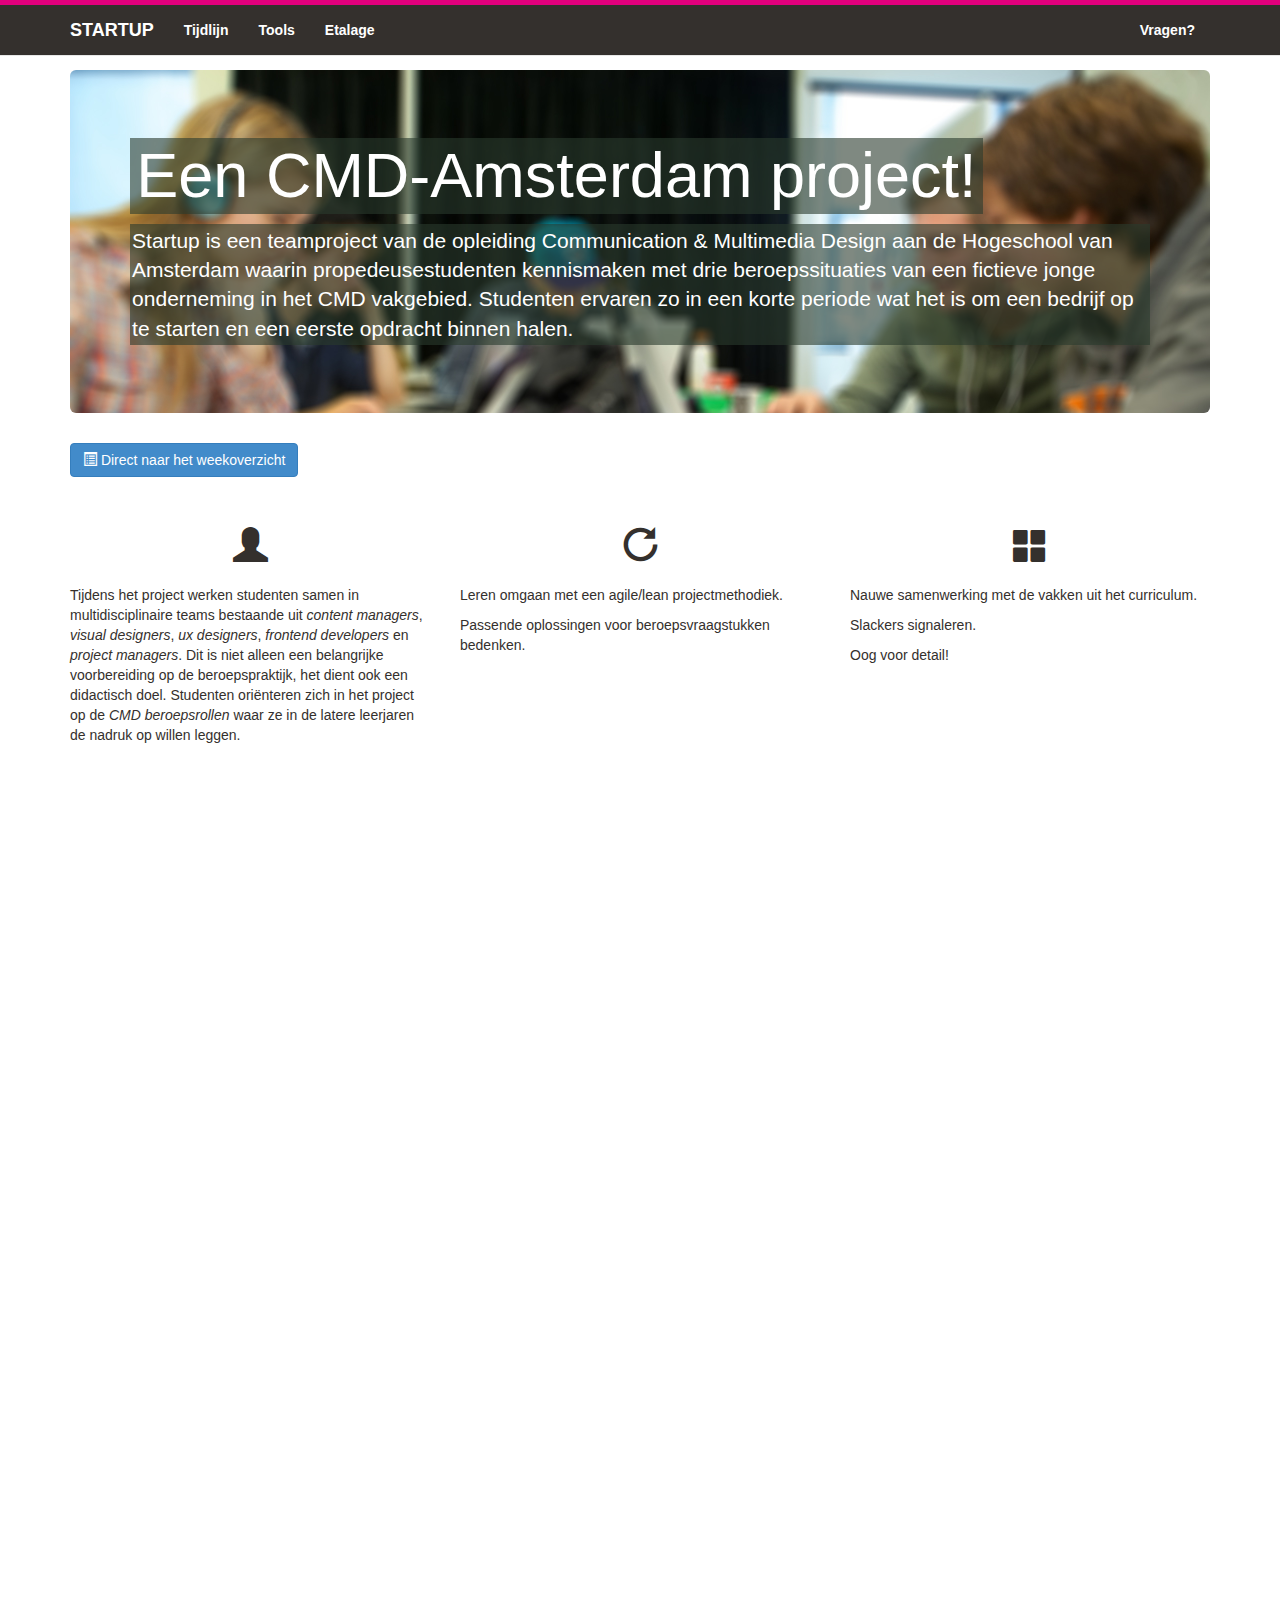
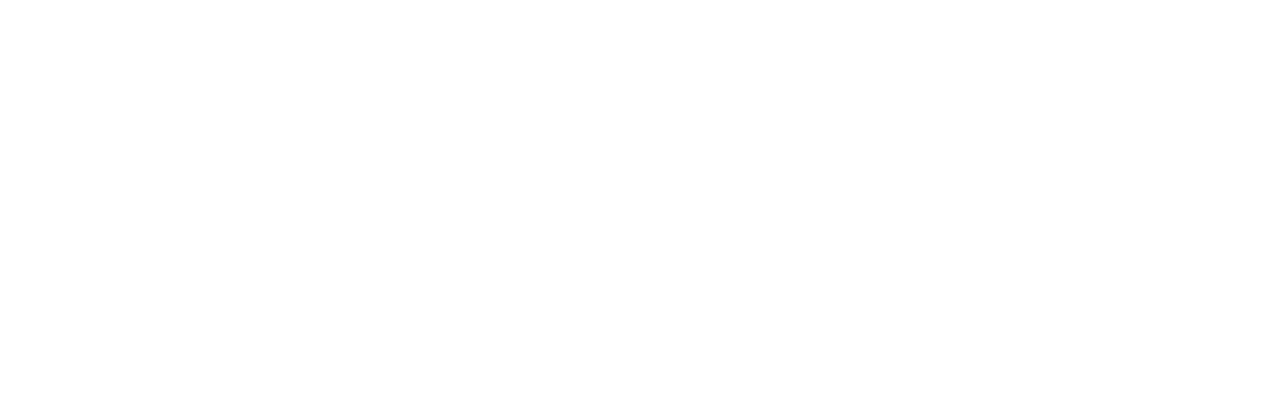
<file: index.html>
<!DOCTYPE html>
<html lang="en">
<head>
    <meta charset="utf-8">
    <meta name="viewport" content="width=device-width, initial-scale=1.0">
    <meta name="description" content="">
    <meta name="author" content="Justus Sturkenboom <j.p.sturkenboom@hva.nl>">
    <link rel="shortcut icon" href="/pics/favicon.ico">

    <title>Project Startup</title>
    <link href="/css/bootstrap.css" rel="stylesheet">
    <link href="/css/startup.css" rel="stylesheet">

    <!--[if lt IE 9]>
    <script src="/js/html5shiv.js"></script>
    <script src="/js/respond.min.js"></script>
    <![endif]-->
</head>
<body>

    <div class="navbar navbar-default navbar-fixed-top">
        <div class="container">
            <div class="navbar-header">
                <button type="button" class="navbar-toggle" data-toggle="collapse" data-target=".navbar-collapse">
                    <span class="icon-bar"></span>
                    <span class="icon-bar"></span>
                    <span class="icon-bar"></span>
                </button>
                <a class="navbar-brand" href="/index.html">Startup</a>
            </div>
            <div class="navbar-collapse collapse">
                <ul class="nav navbar-nav">
                    <li><a href="tijdlijn.html">Tijdlijn</a></li>
                    <li><a href="tools.html">Tools</a></li>
                    <li><a href="etalage.html">Etalage</a></li>
                </ul>
                <ul class="nav navbar-nav navbar-right">
                    <li><a href="https://github.com/CMDA/Startup/wiki">Vragen?</a></li>
                </ul>
            </div>
        </div>
    </div>

    <div class="container">

        <div class="jumbotron startup">
            <h1>Een CMD-Amsterdam project!</h1>
            <p class="lead">Startup is een teamproject van de opleiding Communication &amp; Multimedia Design aan de Hogeschool van Amsterdam waarin propedeusestudenten kennismaken met drie beroepssituaties van een fictieve jonge onderneming in het CMD vakgebied. Studenten ervaren zo in een korte periode wat het is om een bedrijf op te starten en een eerste opdracht binnen halen.</p>
        </div>

        <div class="row">
            <div class="col-md-12">
                <button type="button" class="btn btn-primary" onclick="document.location='tijdlijn.html#current';">
                    <span class="glyphicon glyphicon-list-alt"></span>
                    Direct naar het weekoverzicht
                </button>
            </div>
        </div>

        <div class="row">
            <div class="col-md-4">
                <span class="glyphicon glyphicon-user centered-icon"></span>
                <p>Tijdens het project werken studenten samen in multidisciplinaire teams bestaande uit <em>content managers</em>, <em>visual designers</em>, <em>ux designers</em>, <em>frontend developers</em> en <em>project managers</em>. Dit is niet alleen een belangrijke voorbereiding op de beroepspraktijk, het dient ook een didactisch doel. Studenten oriënteren zich in het project op de <em>CMD beroepsrollen</em> waar ze in de latere leerjaren de nadruk op willen leggen.</p>
            </div>
            <div class="col-md-4">
                <span class="glyphicon glyphicon-repeat centered-icon"></span>
                <p>Leren omgaan met een agile/lean projectmethodiek.</p>
                <p>Passende oplossingen voor beroepsvraagstukken bedenken.</p>
            </div>
            <div class="col-md-4">
                <span class="glyphicon glyphicon-th-large centered-icon"></span>
                <p>Nauwe samenwerking met de vakken uit het curriculum.</p>
                <p>Slackers signaleren.</p>
                <p>Oog voor detail!</p>
            </div>
        </div>

        <!-- <h2>Kenmerken</h2>
        <p>Drie teamwisselingen.</p>
        <p>Veel aandacht voor feedback op persoonlijk functioneren.</p>
        <p>Drie verschillende projecten met veel ruimte voor eigen inbreng.</p>
        <p>Techniek is geen belemmering.</p>
        <p>Het onderste uit de kan, je levert het beste werk.</p>
        <p>Elke CMD beroepsrol is in elke fase aan het werk.</p>
        <p>Leuke coaches</p>

        <h2>Methode</h2>
        <p>Agile/lean, een precedent</p>
        <p>Documentatie is hulpmiddel, geen deliverable</p>
        <p>Pagina tools</p>

        <h2>Fasering</h2>
        <p>Beroepssituatie, momentum bewaren, slagvaardigheid, etc.</p>
        <div class="row">
            <div class="col-md-2">Fase 1</div>
            <div class="col-md-4">Fase 2</div>
            <div class="col-md-6">Fase 3</div>
        </div>

        <h2>Studielast</h2>
        <p>5 * 28 uur per blok. Gemiddeld uurloon er bij? Zakelijk maken..</p>

        <h2>Indeling</h2>
        <p></p>

        <h3>Hoorcolleges</h3>
        <p>Doel en nut</p>

        <h3>Werkgroepen</h3>
        <p>Doel en nut, onderverdeling</p>

        <h3>Standup meetings</h3>
        <p>Afwezig zonder reden is onvoldoende (namelijk geen leerproces)</p>
        <p>Reflectie op sprints.</p>

        <h3>Werkplaats</h3>

        <h3>Oplevermomenten</h3>

        <h4>Individueel</h4>

        <h4>Als team</h4> -->




      <!--h3>Three equal columns</h3>
      <p>Get three equal-width columns <strong>starting at desktops and scaling to large desktops</strong>. On mobile devices, tablets and below, the columns will automatically stack.</p>
      <div class="row">
        <div class="col-md-4">.col-md-4</div>
        <div class="col-md-4">.col-md-4</div>
        <div class="col-md-4">.col-md-4</div>
      </div>

      <h3>Three unequal columns</h3>
      <p>Get three columns <strong>starting at desktops and scaling to large desktops</strong> of various widths. Remember, grid columns should add up to twelve for a single horizontal block. More than that, and columns start stacking no matter the viewport.</p>
      <div class="row">
        <div class="col-md-2">Fase 1</div>
        <div class="col-md-4">Fase 2</div>
        <div class="col-md-6">Fase 3</div>
      </div>

      <h3>Two columns</h3>
      <p>Get two columns <strong>starting at desktops and scaling to large desktops</strong>.</p>
      <div class="row">
        <div class="col-md-8">.col-md-8</div>
        <div class="col-md-4">.col-md-4</div>
      </div>

      <h3>Full width, single column</h3>
      <p class="text-warning">No grid classes are necessary for full-width elements.</p>

      <hr>

      <h3>Two columns with two nested columns</h3>
      <p>Per the documentation, nesting is easy—just put a row of columns within an existing row. This gives you two columns <strong>starting at desktops and scaling to large desktops</strong>, with another two (equal widths) within the larger column.</p>
      <p>At mobile device sizes, tablets and down, these columns and their nested columns will stack.</p>
      <div class="row">
        <div class="col-md-8">
          .col-md-8
          <div class="row">
            <div class="col-md-6">.col-md-6</div>
            <div class="col-md-6">.col-md-6</div>
          </div>
        </div>
        <div class="col-md-4">.col-md-4</div>
      </div>

      <hr>

      <h3>Mixed: mobile and desktop</h3>
      <p>The Bootstrap 3 grid system has four tiers of classes: xs (phones), sm (tablets), md (desktops), and lg (larger desktops). You can use nearly any combination of these classes to create more dynamic and flexible layouts.</p>
      <p>Each tier of classes scales up, meaning if you plan on setting the same widths for xs and sm, you only need to specify xs.</p>
      <div class="row">
        <div class="col-xs-12 col-md-8">.col-xs-12 .col-md-8</div>
        <div class="col-xs-6 col-md-4">.col-xs-6 .col-md-4</div>
      </div>
      <div class="row">
        <div class="col-xs-6 col-md-4">.col-xs-6 .col-md-4</div>
        <div class="col-xs-6 col-md-4">.col-xs-6 .col-md-4</div>
        <div class="col-xs-6 col-md-4">.col-xs-6 .col-md-4</div>
      </div>
      <div class="row">
        <div class="col-xs-6 col-md-6">.col-xs-6 .col-md-6</div>
        <div class="col-xs-6 col-md-6">.col-xs-6 .col-md-6</div>
      </div>

      <hr>

      <h3>Mixed: mobile, tablet, and desktop</h3>
      <p></p>
      <div class="row">
        <div class="col-xs-12 col-sm-8 col-lg-8">.col-xs-12 .col-lg-8</div>
        <div class="col-xs-6 col-sm-4 col-lg-4">.col-xs-6 .col-lg-4</div>
      </div>
      <div class="row">
        <div class="col-xs-6 col-sm-4 col-lg-4">.col-xs-6 .col-sm-4 .col-lg-4</div>
        <div class="col-xs-6 col-sm-4 col-lg-4">.col-xs-6 .col-sm-4 .col-lg-4</div>
        <div class="col-xs-6 col-sm-4 col-lg-4">.col-xs-6 .col-sm-4 .col-lg-4</div>
      </div>
      <div class="row">
        <div class="col-xs-6 col-sm-6 col-lg-6">.col-xs-6 .col-sm-6 .col-lg-6</div>
        <div class="col-xs-6 col-sm-6 col-lg-6">.col-xs-6 .col-sm-6 .col-lg-6</div>
      </div-->

    </div> <!-- /container -->


    <!-- Bootstrap core JavaScript -->
    <script src="/js/jquery.min.js"></script>
    <script src="/js/bootstrap.min.js"></script>
</body>
</html>
</file>
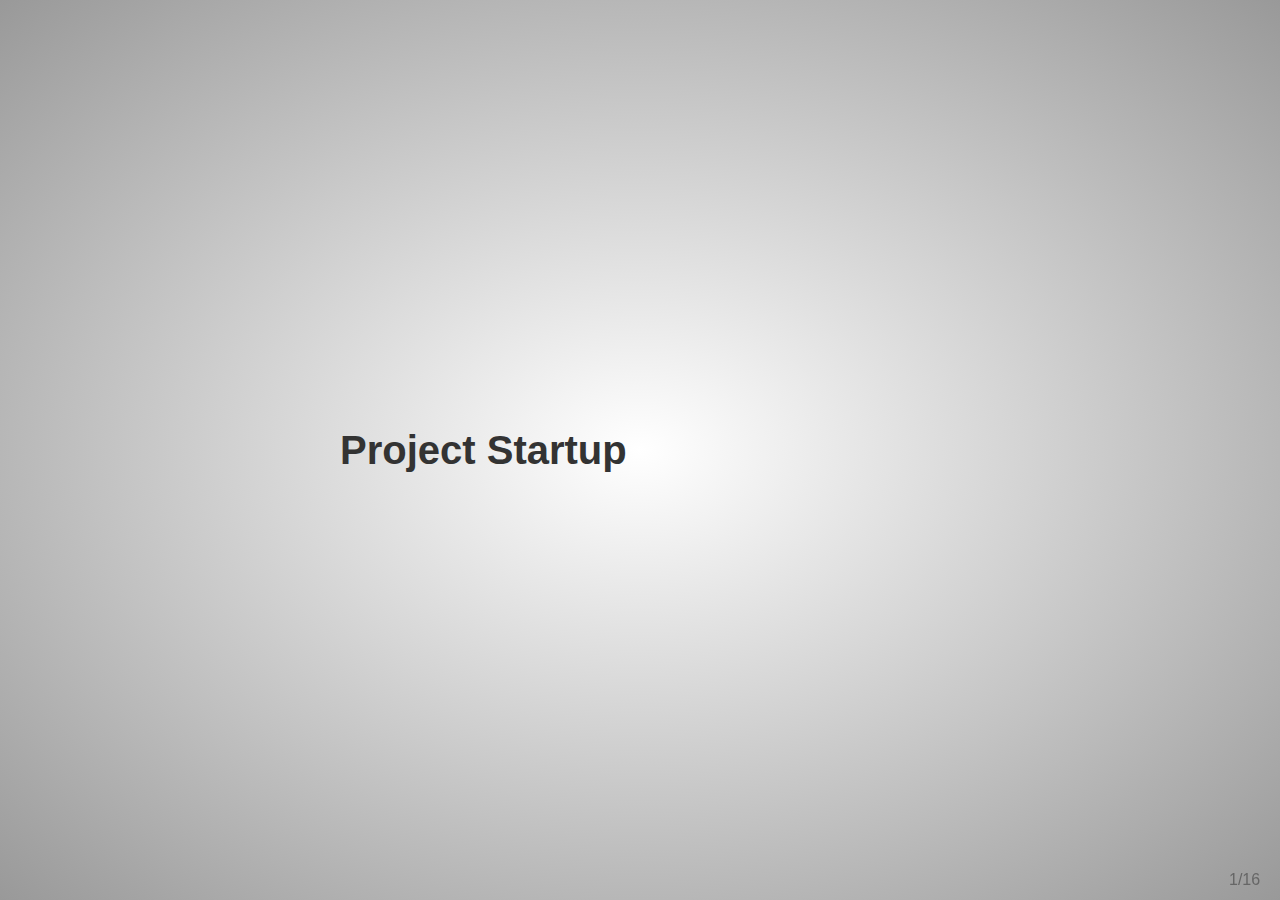
<file: resources/fase1/hoorcollege1/index.html>
<!DOCTYPE html>
<html>
<head>
    <meta charset="utf-8" />
    <meta name="viewport" content="width=device-width,user-scalable=no,initial-scale=1,maximum-scale=1" />
    <title>Markdown Presentatie</title>

    <style>
    * {
        margin:0;
        border:0;
        padding:0;
    }
    html, body {
        font-family: "HelveticaNeue-Light", "Helvetica Neue Light", "Helvetica Neue", Helvetica, Arial, "Lucida Grande", sans-serif;
        font-weight: 300;
        font-size: 20px;
        color: #333;

        background-color:#ffffff;
        background-image: -moz-radial-gradient(center center, ellipse cover, #fff, #999 100%);
        background-image: -webkit-radial-gradient(center center, ellipse cover, #fff, #999 100%);
        background-image: -o-radial-gradient(center center, ellipse cover, #fff, #999 100%);
        background-image: -ms-radial-gradient(center center, ellipse cover, #fff, #999 100%);
        background-image: radial-gradient(center center, ellipse cover, #fff, #999 100%)

    }
    h1, h2, h3, h4, h5, h6 {
        margin: .5em 0 .5em 0;
    }
    p {
        margin: 0 0 1em 0;
        text-align: left;
    }
    code {
        display: block;
        margin: .5em 0;
        padding: .2em;
        background: #666;
        color: #fff;
        line-height: 1.5em;
    }
    ul, ol {
        margin: .5em 0 .5em 1em;
        text-align: left; }
    ul {
        list-style: square;
    }
    li {
        margin: .3em 0;
    }
    img {
        width: 100%;
    }
    blockquote {
        font-family: Garamond;
        font-style: italic;
    }

    .print .content-holder {
        font-size: 12px;
        font-family: Garamond;
    }
    </style>

    <!-- No need to change anything below this line ^^' -->
    <style>html,body{height:100%;-ms-touch-action:none;-webkit-user-select:none;-moz-user-select:none;-ms-user-select:none;-o-user-select:none;user-select:none}.screen,.screen table{height:100%;width:100%}.centered{width:30em;margin:0 auto}.slideCount{position:fixed;bottom:.5em;right:.5em;overflow:hidden}.slideCount select{color:#666;background-color:transparent;border:0;font-size:.8em;-webkit-appearance:none;-moz-appearance:none}.print .content-holder .template{display:none}@media screen{.print{display:none}}@media print{.screen{display:none}}@media only screen and (max-width:768px){.centered{-ms-zoom:.8;zoom:.8}}@media only screen and (max-width:480px){.centered{-ms-zoom:.5;zoom:.5}}@media only screen and (max-width:320px){.centered{-ms-zoom:.35;zoom:.35}}</style>
    <script>(function(e,t){var n,r,i=typeof t,o=e.location,a=e.document,s=a.documentElement,l=e.jQuery,u=e.$,c={},p=[],f="1.10.2",d=p.concat,h=p.push,g=p.slice,m=p.indexOf,y=c.toString,v=c.hasOwnProperty,b=f.trim,x=function(e,t){return new x.fn.init(e,t,r)},w=/[+-]?(?:\d*\.|)\d+(?:[eE][+-]?\d+|)/.source,T=/\S+/g,C=/^[\s\uFEFF\xA0]+|[\s\uFEFF\xA0]+$/g,N=/^(?:\s*(<[\w\W]+>)[^>]*|#([\w-]*))$/,k=/^<(\w+)\s*\/?>(?:<\/\1>|)$/,E=/^[\],:{}\s]*$/,S=/(?:^|:|,)(?:\s*\[)+/g,A=/\\(?:["\\\/bfnrt]|u[\da-fA-F]{4})/g,j=/"[^"\\\r\n]*"|true|false|null|-?(?:\d+\.|)\d+(?:[eE][+-]?\d+|)/g,D=/^-ms-/,L=/-([\da-z])/gi,H=function(e,t){return t.toUpperCase()},q=function(e){(a.addEventListener||"load"===e.type||"complete"===a.readyState)&&(_(),x.ready())},_=function(){a.addEventListener?(a.removeEventListener("DOMContentLoaded",q,!1),e.removeEventListener("load",q,!1)):(a.detachEvent("onreadystatechange",q),e.detachEvent("onload",q))};x.fn=x.prototype={jquery:f,constructor:x,init:function(e,n,r){var i,o;if(!e)return this;if("string"==typeof e){if(i="<"===e.charAt(0)&&">"===e.charAt(e.length-1)&&e.length>=3?[null,e,null]:N.exec(e),!i||!i[1]&&n)return!n||n.jquery?(n||r).find(e):this.constructor(n).find(e);if(i[1]){if(n=n instanceof x?n[0]:n,x.merge(this,x.parseHTML(i[1],n&&n.nodeType?n.ownerDocument||n:a,!0)),k.test(i[1])&&x.isPlainObject(n))for(i in n)x.isFunction(this[i])?this[i](n[i]):this.attr(i,n[i]);return this}if(o=a.getElementById(i[2]),o&&o.parentNode){if(o.id!==i[2])return r.find(e);this.length=1,this[0]=o}return this.context=a,this.selector=e,this}return e.nodeType?(this.context=this[0]=e,this.length=1,this):x.isFunction(e)?r.ready(e):(e.selector!==t&&(this.selector=e.selector,this.context=e.context),x.makeArray(e,this))},selector:"",length:0,toArray:function(){return g.call(this)},get:function(e){return null==e?this.toArray():0>e?this[this.length+e]:this[e]},pushStack:function(e){var t=x.merge(this.constructor(),e);return t.prevObject=this,t.context=this.context,t},each:function(e,t){return x.each(this,e,t)},ready:function(e){return x.ready.promise().done(e),this},slice:function(){return this.pushStack(g.apply(this,arguments))},first:function(){return this.eq(0)},last:function(){return this.eq(-1)},eq:function(e){var t=this.length,n=+e+(0>e?t:0);return this.pushStack(n>=0&&t>n?[this[n]]:[])},map:function(e){return this.pushStack(x.map(this,function(t,n){return e.call(t,n,t)}))},end:function(){return this.prevObject||this.constructor(null)},push:h,sort:[].sort,splice:[].splice},x.fn.init.prototype=x.fn,x.extend=x.fn.extend=function(){var e,n,r,i,o,a,s=arguments[0]||{},l=1,u=arguments.length,c=!1;for("boolean"==typeof s&&(c=s,s=arguments[1]||{},l=2),"object"==typeof s||x.isFunction(s)||(s={}),u===l&&(s=this,--l);u>l;l++)if(null!=(o=arguments[l]))for(i in o)e=s[i],r=o[i],s!==r&&(c&&r&&(x.isPlainObject(r)||(n=x.isArray(r)))?(n?(n=!1,a=e&&x.isArray(e)?e:[]):a=e&&x.isPlainObject(e)?e:{},s[i]=x.extend(c,a,r)):r!==t&&(s[i]=r));return s},x.extend({expando:"jQuery"+(f+Math.random()).replace(/\D/g,""),noConflict:function(t){return e.$===x&&(e.$=u),t&&e.jQuery===x&&(e.jQuery=l),x},isReady:!1,readyWait:1,holdReady:function(e){e?x.readyWait++:x.ready(!0)},ready:function(e){if(e===!0?!--x.readyWait:!x.isReady){if(!a.body)return setTimeout(x.ready);x.isReady=!0,e!==!0&&--x.readyWait>0||(n.resolveWith(a,[x]),x.fn.trigger&&x(a).trigger("ready").off("ready"))}},isFunction:function(e){return"function"===x.type(e)},isArray:Array.isArray||function(e){return"array"===x.type(e)},isWindow:function(e){return null!=e&&e==e.window},isNumeric:function(e){return!isNaN(parseFloat(e))&&isFinite(e)},type:function(e){return null==e?e+"":"object"==typeof e||"function"==typeof e?c[y.call(e)]||"object":typeof e},isPlainObject:function(e){var n;if(!e||"object"!==x.type(e)||e.nodeType||x.isWindow(e))return!1;try{if(e.constructor&&!v.call(e,"constructor")&&!v.call(e.constructor.prototype,"isPrototypeOf"))return!1}catch(r){return!1}if(x.support.ownLast)for(n in e)return v.call(e,n);for(n in e);return n===t||v.call(e,n)},isEmptyObject:function(e){var t;for(t in e)return!1;return!0},error:function(e){throw Error(e)},parseHTML:function(e,t,n){if(!e||"string"!=typeof e)return null;"boolean"==typeof t&&(n=t,t=!1),t=t||a;var r=k.exec(e),i=!n&&[];return r?[t.createElement(r[1])]:(r=x.buildFragment([e],t,i),i&&x(i).remove(),x.merge([],r.childNodes))},parseJSON:function(n){return e.JSON&&e.JSON.parse?e.JSON.parse(n):null===n?n:"string"==typeof n&&(n=x.trim(n),n&&E.test(n.replace(A,"@").replace(j,"]").replace(S,"")))?Function("return "+n)():(x.error("Invalid JSON: "+n),t)},parseXML:function(n){var r,i;if(!n||"string"!=typeof n)return null;try{e.DOMParser?(i=new DOMParser,r=i.parseFromString(n,"text/xml")):(r=new ActiveXObject("Microsoft.XMLDOM"),r.async="false",r.loadXML(n))}catch(o){r=t}return r&&r.documentElement&&!r.getElementsByTagName("parsererror").length||x.error("Invalid XML: "+n),r},noop:function(){},globalEval:function(t){t&&x.trim(t)&&(e.execScript||function(t){e.eval.call(e,t)})(t)},camelCase:function(e){return e.replace(D,"ms-").replace(L,H)},nodeName:function(e,t){return e.nodeName&&e.nodeName.toLowerCase()===t.toLowerCase()},each:function(e,t,n){var r,i=0,o=e.length,a=M(e);if(n){if(a){for(;o>i;i++)if(r=t.apply(e[i],n),r===!1)break}else for(i in e)if(r=t.apply(e[i],n),r===!1)break}else if(a){for(;o>i;i++)if(r=t.call(e[i],i,e[i]),r===!1)break}else for(i in e)if(r=t.call(e[i],i,e[i]),r===!1)break;return e},trim:b&&!b.call("\ufeff\u00a0")?function(e){return null==e?"":b.call(e)}:function(e){return null==e?"":(e+"").replace(C,"")},makeArray:function(e,t){var n=t||[];return null!=e&&(M(Object(e))?x.merge(n,"string"==typeof e?[e]:e):h.call(n,e)),n},inArray:function(e,t,n){var r;if(t){if(m)return m.call(t,e,n);for(r=t.length,n=n?0>n?Math.max(0,r+n):n:0;r>n;n++)if(n in t&&t[n]===e)return n}return-1},merge:function(e,n){var r=n.length,i=e.length,o=0;if("number"==typeof r)for(;r>o;o++)e[i++]=n[o];else while(n[o]!==t)e[i++]=n[o++];return e.length=i,e},grep:function(e,t,n){var r,i=[],o=0,a=e.length;for(n=!!n;a>o;o++)r=!!t(e[o],o),n!==r&&i.push(e[o]);return i},map:function(e,t,n){var r,i=0,o=e.length,a=M(e),s=[];if(a)for(;o>i;i++)r=t(e[i],i,n),null!=r&&(s[s.length]=r);else for(i in e)r=t(e[i],i,n),null!=r&&(s[s.length]=r);return d.apply([],s)},guid:1,proxy:function(e,n){var r,i,o;return"string"==typeof n&&(o=e[n],n=e,e=o),x.isFunction(e)?(r=g.call(arguments,2),i=function(){return e.apply(n||this,r.concat(g.call(arguments)))},i.guid=e.guid=e.guid||x.guid++,i):t},access:function(e,n,r,i,o,a,s){var l=0,u=e.length,c=null==r;if("object"===x.type(r)){o=!0;for(l in r)x.access(e,n,l,r[l],!0,a,s)}else if(i!==t&&(o=!0,x.isFunction(i)||(s=!0),c&&(s?(n.call(e,i),n=null):(c=n,n=function(e,t,n){return c.call(x(e),n)})),n))for(;u>l;l++)n(e[l],r,s?i:i.call(e[l],l,n(e[l],r)));return o?e:c?n.call(e):u?n(e[0],r):a},now:function(){return(new Date).getTime()},swap:function(e,t,n,r){var i,o,a={};for(o in t)a[o]=e.style[o],e.style[o]=t[o];i=n.apply(e,r||[]);for(o in t)e.style[o]=a[o];return i}}),x.ready.promise=function(t){if(!n)if(n=x.Deferred(),"complete"===a.readyState)setTimeout(x.ready);else if(a.addEventListener)a.addEventListener("DOMContentLoaded",q,!1),e.addEventListener("load",q,!1);else{a.attachEvent("onreadystatechange",q),e.attachEvent("onload",q);var r=!1;try{r=null==e.frameElement&&a.documentElement}catch(i){}r&&r.doScroll&&function o(){if(!x.isReady){try{r.doScroll("left")}catch(e){return setTimeout(o,50)}_(),x.ready()}}()}return n.promise(t)},x.each("Boolean Number String Function Array Date RegExp Object Error".split(" "),function(e,t){c["[object "+t+"]"]=t.toLowerCase()});function M(e){var t=e.length,n=x.type(e);return x.isWindow(e)?!1:1===e.nodeType&&t?!0:"array"===n||"function"!==n&&(0===t||"number"==typeof t&&t>0&&t-1 in e)}r=x(a),function(e,t){var n,r,i,o,a,s,l,u,c,p,f,d,h,g,m,y,v,b="sizzle"+-new Date,w=e.document,T=0,C=0,N=st(),k=st(),E=st(),S=!1,A=function(e,t){return e===t?(S=!0,0):0},j=typeof t,D=1<<31,L={}.hasOwnProperty,H=[],q=H.pop,_=H.push,M=H.push,O=H.slice,F=H.indexOf||function(e){var t=0,n=this.length;for(;n>t;t++)if(this[t]===e)return t;return-1},B="checked|selected|async|autofocus|autoplay|controls|defer|disabled|hidden|ismap|loop|multiple|open|readonly|required|scoped",P="[\\x20\\t\\r\\n\\f]",R="(?:\\\\.|[\\w-]|[^\\x00-\\xa0])+",W=R.replace("w","w#"),$="\\["+P+"*("+R+")"+P+"*(?:([*^$|!~]?=)"+P+"*(?:(['\"])((?:\\\\.|[^\\\\])*?)\\3|("+W+")|)|)"+P+"*\\]",I=":("+R+")(?:\\(((['\"])((?:\\\\.|[^\\\\])*?)\\3|((?:\\\\.|[^\\\\()[\\]]|"+$.replace(3,8)+")*)|.*)\\)|)",z=RegExp("^"+P+"+|((?:^|[^\\\\])(?:\\\\.)*)"+P+"+$","g"),X=RegExp("^"+P+"*,"+P+"*"),U=RegExp("^"+P+"*([>+~]|"+P+")"+P+"*"),V=RegExp(P+"*[+~]"),Y=RegExp("="+P+"*([^\\]'\"]*)"+P+"*\\]","g"),J=RegExp(I),G=RegExp("^"+W+"$"),Q={ID:RegExp("^#("+R+")"),CLASS:RegExp("^\\.("+R+")"),TAG:RegExp("^("+R.replace("w","w*")+")"),ATTR:RegExp("^"+$),PSEUDO:RegExp("^"+I),CHILD:RegExp("^:(only|first|last|nth|nth-last)-(child|of-type)(?:\\("+P+"*(even|odd|(([+-]|)(\\d*)n|)"+P+"*(?:([+-]|)"+P+"*(\\d+)|))"+P+"*\\)|)","i"),bool:RegExp("^(?:"+B+")$","i"),needsContext:RegExp("^"+P+"*[>+~]|:(even|odd|eq|gt|lt|nth|first|last)(?:\\("+P+"*((?:-\\d)?\\d*)"+P+"*\\)|)(?=[^-]|$)","i")},K=/^[^{]+\{\s*\[native \w/,Z=/^(?:#([\w-]+)|(\w+)|\.([\w-]+))$/,et=/^(?:input|select|textarea|button)$/i,tt=/^h\d$/i,nt=/'|\\/g,rt=RegExp("\\\\([\\da-f]{1,6}"+P+"?|("+P+")|.)","ig"),it=function(e,t,n){var r="0x"+t-65536;return r!==r||n?t:0>r?String.fromCharCode(r+65536):String.fromCharCode(55296|r>>10,56320|1023&r)};try{M.apply(H=O.call(w.childNodes),w.childNodes),H[w.childNodes.length].nodeType}catch(ot){M={apply:H.length?function(e,t){_.apply(e,O.call(t))}:function(e,t){var n=e.length,r=0;while(e[n++]=t[r++]);e.length=n-1}}}function at(e,t,n,i){var o,a,s,l,u,c,d,m,y,x;if((t?t.ownerDocument||t:w)!==f&&p(t),t=t||f,n=n||[],!e||"string"!=typeof e)return n;if(1!==(l=t.nodeType)&&9!==l)return[];if(h&&!i){if(o=Z.exec(e))if(s=o[1]){if(9===l){if(a=t.getElementById(s),!a||!a.parentNode)return n;if(a.id===s)return n.push(a),n}else if(t.ownerDocument&&(a=t.ownerDocument.getElementById(s))&&v(t,a)&&a.id===s)return n.push(a),n}else{if(o[2])return M.apply(n,t.getElementsByTagName(e)),n;if((s=o[3])&&r.getElementsByClassName&&t.getElementsByClassName)return M.apply(n,t.getElementsByClassName(s)),n}if(r.qsa&&(!g||!g.test(e))){if(m=d=b,y=t,x=9===l&&e,1===l&&"object"!==t.nodeName.toLowerCase()){c=mt(e),(d=t.getAttribute("id"))?m=d.replace(nt,"\\$&"):t.setAttribute("id",m),m="[id='"+m+"'] ",u=c.length;while(u--)c[u]=m+yt(c[u]);y=V.test(e)&&t.parentNode||t,x=c.join(",")}if(x)try{return M.apply(n,y.querySelectorAll(x)),n}catch(T){}finally{d||t.removeAttribute("id")}}}return kt(e.replace(z,"$1"),t,n,i)}function st(){var e=[];function t(n,r){return e.push(n+=" ")>o.cacheLength&&delete t[e.shift()],t[n]=r}return t}function lt(e){return e[b]=!0,e}function ut(e){var t=f.createElement("div");try{return!!e(t)}catch(n){return!1}finally{t.parentNode&&t.parentNode.removeChild(t),t=null}}function ct(e,t){var n=e.split("|"),r=e.length;while(r--)o.attrHandle[n[r]]=t}function pt(e,t){var n=t&&e,r=n&&1===e.nodeType&&1===t.nodeType&&(~t.sourceIndex||D)-(~e.sourceIndex||D);if(r)return r;if(n)while(n=n.nextSibling)if(n===t)return-1;return e?1:-1}function ft(e){return function(t){var n=t.nodeName.toLowerCase();return"input"===n&&t.type===e}}function dt(e){return function(t){var n=t.nodeName.toLowerCase();return("input"===n||"button"===n)&&t.type===e}}function ht(e){return lt(function(t){return t=+t,lt(function(n,r){var i,o=e([],n.length,t),a=o.length;while(a--)n[i=o[a]]&&(n[i]=!(r[i]=n[i]))})})}s=at.isXML=function(e){var t=e&&(e.ownerDocument||e).documentElement;return t?"HTML"!==t.nodeName:!1},r=at.support={},p=at.setDocument=function(e){var n=e?e.ownerDocument||e:w,i=n.defaultView;return n!==f&&9===n.nodeType&&n.documentElement?(f=n,d=n.documentElement,h=!s(n),i&&i.attachEvent&&i!==i.top&&i.attachEvent("onbeforeunload",function(){p()}),r.attributes=ut(function(e){return e.className="i",!e.getAttribute("className")}),r.getElementsByTagName=ut(function(e){return e.appendChild(n.createComment("")),!e.getElementsByTagName("*").length}),r.getElementsByClassName=ut(function(e){return e.innerHTML="<div class='a'></div><div class='a i'></div>",e.firstChild.className="i",2===e.getElementsByClassName("i").length}),r.getById=ut(function(e){return d.appendChild(e).id=b,!n.getElementsByName||!n.getElementsByName(b).length}),r.getById?(o.find.ID=function(e,t){if(typeof t.getElementById!==j&&h){var n=t.getElementById(e);return n&&n.parentNode?[n]:[]}},o.filter.ID=function(e){var t=e.replace(rt,it);return function(e){return e.getAttribute("id")===t}}):(delete o.find.ID,o.filter.ID=function(e){var t=e.replace(rt,it);return function(e){var n=typeof e.getAttributeNode!==j&&e.getAttributeNode("id");return n&&n.value===t}}),o.find.TAG=r.getElementsByTagName?function(e,n){return typeof n.getElementsByTagName!==j?n.getElementsByTagName(e):t}:function(e,t){var n,r=[],i=0,o=t.getElementsByTagName(e);if("*"===e){while(n=o[i++])1===n.nodeType&&r.push(n);return r}return o},o.find.CLASS=r.getElementsByClassName&&function(e,n){return typeof n.getElementsByClassName!==j&&h?n.getElementsByClassName(e):t},m=[],g=[],(r.qsa=K.test(n.querySelectorAll))&&(ut(function(e){e.innerHTML="<select><option selected=''></option></select>",e.querySelectorAll("[selected]").length||g.push("\\["+P+"*(?:value|"+B+")"),e.querySelectorAll(":checked").length||g.push(":checked")}),ut(function(e){var t=n.createElement("input");t.setAttribute("type","hidden"),e.appendChild(t).setAttribute("t",""),e.querySelectorAll("[t^='']").length&&g.push("[*^$]="+P+"*(?:''|\"\")"),e.querySelectorAll(":enabled").length||g.push(":enabled",":disabled"),e.querySelectorAll("*,:x"),g.push(",.*:")})),(r.matchesSelector=K.test(y=d.webkitMatchesSelector||d.mozMatchesSelector||d.oMatchesSelector||d.msMatchesSelector))&&ut(function(e){r.disconnectedMatch=y.call(e,"div"),y.call(e,"[s!='']:x"),m.push("!=",I)}),g=g.length&&RegExp(g.join("|")),m=m.length&&RegExp(m.join("|")),v=K.test(d.contains)||d.compareDocumentPosition?function(e,t){var n=9===e.nodeType?e.documentElement:e,r=t&&t.parentNode;return e===r||!(!r||1!==r.nodeType||!(n.contains?n.contains(r):e.compareDocumentPosition&&16&e.compareDocumentPosition(r)))}:function(e,t){if(t)while(t=t.parentNode)if(t===e)return!0;return!1},A=d.compareDocumentPosition?function(e,t){if(e===t)return S=!0,0;var i=t.compareDocumentPosition&&e.compareDocumentPosition&&e.compareDocumentPosition(t);return i?1&i||!r.sortDetached&&t.compareDocumentPosition(e)===i?e===n||v(w,e)?-1:t===n||v(w,t)?1:c?F.call(c,e)-F.call(c,t):0:4&i?-1:1:e.compareDocumentPosition?-1:1}:function(e,t){var r,i=0,o=e.parentNode,a=t.parentNode,s=[e],l=[t];if(e===t)return S=!0,0;if(!o||!a)return e===n?-1:t===n?1:o?-1:a?1:c?F.call(c,e)-F.call(c,t):0;if(o===a)return pt(e,t);r=e;while(r=r.parentNode)s.unshift(r);r=t;while(r=r.parentNode)l.unshift(r);while(s[i]===l[i])i++;return i?pt(s[i],l[i]):s[i]===w?-1:l[i]===w?1:0},n):f},at.matches=function(e,t){return at(e,null,null,t)},at.matchesSelector=function(e,t){if((e.ownerDocument||e)!==f&&p(e),t=t.replace(Y,"='$1']"),!(!r.matchesSelector||!h||m&&m.test(t)||g&&g.test(t)))try{var n=y.call(e,t);if(n||r.disconnectedMatch||e.document&&11!==e.document.nodeType)return n}catch(i){}return at(t,f,null,[e]).length>0},at.contains=function(e,t){return(e.ownerDocument||e)!==f&&p(e),v(e,t)},at.attr=function(e,n){(e.ownerDocument||e)!==f&&p(e);var i=o.attrHandle[n.toLowerCase()],a=i&&L.call(o.attrHandle,n.toLowerCase())?i(e,n,!h):t;return a===t?r.attributes||!h?e.getAttribute(n):(a=e.getAttributeNode(n))&&a.specified?a.value:null:a},at.error=function(e){throw Error("Syntax error, unrecognized expression: "+e)},at.uniqueSort=function(e){var t,n=[],i=0,o=0;if(S=!r.detectDuplicates,c=!r.sortStable&&e.slice(0),e.sort(A),S){while(t=e[o++])t===e[o]&&(i=n.push(o));while(i--)e.splice(n[i],1)}return e},a=at.getText=function(e){var t,n="",r=0,i=e.nodeType;if(i){if(1===i||9===i||11===i){if("string"==typeof e.textContent)return e.textContent;for(e=e.firstChild;e;e=e.nextSibling)n+=a(e)}else if(3===i||4===i)return e.nodeValue}else for(;t=e[r];r++)n+=a(t);return n},o=at.selectors={cacheLength:50,createPseudo:lt,match:Q,attrHandle:{},find:{},relative:{">":{dir:"parentNode",first:!0}," ":{dir:"parentNode"},"+":{dir:"previousSibling",first:!0},"~":{dir:"previousSibling"}},preFilter:{ATTR:function(e){return e[1]=e[1].replace(rt,it),e[3]=(e[4]||e[5]||"").replace(rt,it),"~="===e[2]&&(e[3]=" "+e[3]+" "),e.slice(0,4)},CHILD:function(e){return e[1]=e[1].toLowerCase(),"nth"===e[1].slice(0,3)?(e[3]||at.error(e[0]),e[4]=+(e[4]?e[5]+(e[6]||1):2*("even"===e[3]||"odd"===e[3])),e[5]=+(e[7]+e[8]||"odd"===e[3])):e[3]&&at.error(e[0]),e},PSEUDO:function(e){var n,r=!e[5]&&e[2];return Q.CHILD.test(e[0])?null:(e[3]&&e[4]!==t?e[2]=e[4]:r&&J.test(r)&&(n=mt(r,!0))&&(n=r.indexOf(")",r.length-n)-r.length)&&(e[0]=e[0].slice(0,n),e[2]=r.slice(0,n)),e.slice(0,3))}},filter:{TAG:function(e){var t=e.replace(rt,it).toLowerCase();return"*"===e?function(){return!0}:function(e){return e.nodeName&&e.nodeName.toLowerCase()===t}},CLASS:function(e){var t=N[e+" "];return t||(t=RegExp("(^|"+P+")"+e+"("+P+"|$)"))&&N(e,function(e){return t.test("string"==typeof e.className&&e.className||typeof e.getAttribute!==j&&e.getAttribute("class")||"")})},ATTR:function(e,t,n){return function(r){var i=at.attr(r,e);return null==i?"!="===t:t?(i+="","="===t?i===n:"!="===t?i!==n:"^="===t?n&&0===i.indexOf(n):"*="===t?n&&i.indexOf(n)>-1:"$="===t?n&&i.slice(-n.length)===n:"~="===t?(" "+i+" ").indexOf(n)>-1:"|="===t?i===n||i.slice(0,n.length+1)===n+"-":!1):!0}},CHILD:function(e,t,n,r,i){var o="nth"!==e.slice(0,3),a="last"!==e.slice(-4),s="of-type"===t;return 1===r&&0===i?function(e){return!!e.parentNode}:function(t,n,l){var u,c,p,f,d,h,g=o!==a?"nextSibling":"previousSibling",m=t.parentNode,y=s&&t.nodeName.toLowerCase(),v=!l&&!s;if(m){if(o){while(g){p=t;while(p=p[g])if(s?p.nodeName.toLowerCase()===y:1===p.nodeType)return!1;h=g="only"===e&&!h&&"nextSibling"}return!0}if(h=[a?m.firstChild:m.lastChild],a&&v){c=m[b]||(m[b]={}),u=c[e]||[],d=u[0]===T&&u[1],f=u[0]===T&&u[2],p=d&&m.childNodes[d];while(p=++d&&p&&p[g]||(f=d=0)||h.pop())if(1===p.nodeType&&++f&&p===t){c[e]=[T,d,f];break}}else if(v&&(u=(t[b]||(t[b]={}))[e])&&u[0]===T)f=u[1];else while(p=++d&&p&&p[g]||(f=d=0)||h.pop())if((s?p.nodeName.toLowerCase()===y:1===p.nodeType)&&++f&&(v&&((p[b]||(p[b]={}))[e]=[T,f]),p===t))break;return f-=i,f===r||0===f%r&&f/r>=0}}},PSEUDO:function(e,t){var n,r=o.pseudos[e]||o.setFilters[e.toLowerCase()]||at.error("unsupported pseudo: "+e);return r[b]?r(t):r.length>1?(n=[e,e,"",t],o.setFilters.hasOwnProperty(e.toLowerCase())?lt(function(e,n){var i,o=r(e,t),a=o.length;while(a--)i=F.call(e,o[a]),e[i]=!(n[i]=o[a])}):function(e){return r(e,0,n)}):r}},pseudos:{not:lt(function(e){var t=[],n=[],r=l(e.replace(z,"$1"));return r[b]?lt(function(e,t,n,i){var o,a=r(e,null,i,[]),s=e.length;while(s--)(o=a[s])&&(e[s]=!(t[s]=o))}):function(e,i,o){return t[0]=e,r(t,null,o,n),!n.pop()}}),has:lt(function(e){return function(t){return at(e,t).length>0}}),contains:lt(function(e){return function(t){return(t.textContent||t.innerText||a(t)).indexOf(e)>-1}}),lang:lt(function(e){return G.test(e||"")||at.error("unsupported lang: "+e),e=e.replace(rt,it).toLowerCase(),function(t){var n;do if(n=h?t.lang:t.getAttribute("xml:lang")||t.getAttribute("lang"))return n=n.toLowerCase(),n===e||0===n.indexOf(e+"-");while((t=t.parentNode)&&1===t.nodeType);return!1}}),target:function(t){var n=e.location&&e.location.hash;return n&&n.slice(1)===t.id},root:function(e){return e===d},focus:function(e){return e===f.activeElement&&(!f.hasFocus||f.hasFocus())&&!!(e.type||e.href||~e.tabIndex)},enabled:function(e){return e.disabled===!1},disabled:function(e){return e.disabled===!0},checked:function(e){var t=e.nodeName.toLowerCase();return"input"===t&&!!e.checked||"option"===t&&!!e.selected},selected:function(e){return e.parentNode&&e.parentNode.selectedIndex,e.selected===!0},empty:function(e){for(e=e.firstChild;e;e=e.nextSibling)if(e.nodeName>"@"||3===e.nodeType||4===e.nodeType)return!1;return!0},parent:function(e){return!o.pseudos.empty(e)},header:function(e){return tt.test(e.nodeName)},input:function(e){return et.test(e.nodeName)},button:function(e){var t=e.nodeName.toLowerCase();return"input"===t&&"button"===e.type||"button"===t},text:function(e){var t;return"input"===e.nodeName.toLowerCase()&&"text"===e.type&&(null==(t=e.getAttribute("type"))||t.toLowerCase()===e.type)},first:ht(function(){return[0]}),last:ht(function(e,t){return[t-1]}),eq:ht(function(e,t,n){return[0>n?n+t:n]}),even:ht(function(e,t){var n=0;for(;t>n;n+=2)e.push(n);return e}),odd:ht(function(e,t){var n=1;for(;t>n;n+=2)e.push(n);return e}),lt:ht(function(e,t,n){var r=0>n?n+t:n;for(;--r>=0;)e.push(r);return e}),gt:ht(function(e,t,n){var r=0>n?n+t:n;for(;t>++r;)e.push(r);return e})}},o.pseudos.nth=o.pseudos.eq;for(n in{radio:!0,checkbox:!0,file:!0,password:!0,image:!0})o.pseudos[n]=ft(n);for(n in{submit:!0,reset:!0})o.pseudos[n]=dt(n);function gt(){}gt.prototype=o.filters=o.pseudos,o.setFilters=new gt;function mt(e,t){var n,r,i,a,s,l,u,c=k[e+" "];if(c)return t?0:c.slice(0);s=e,l=[],u=o.preFilter;while(s){(!n||(r=X.exec(s)))&&(r&&(s=s.slice(r[0].length)||s),l.push(i=[])),n=!1,(r=U.exec(s))&&(n=r.shift(),i.push({value:n,type:r[0].replace(z," ")}),s=s.slice(n.length));for(a in o.filter)!(r=Q[a].exec(s))||u[a]&&!(r=u[a](r))||(n=r.shift(),i.push({value:n,type:a,matches:r}),s=s.slice(n.length));if(!n)break}return t?s.length:s?at.error(e):k(e,l).slice(0)}function yt(e){var t=0,n=e.length,r="";for(;n>t;t++)r+=e[t].value;return r}function vt(e,t,n){var r=t.dir,o=n&&"parentNode"===r,a=C++;return t.first?function(t,n,i){while(t=t[r])if(1===t.nodeType||o)return e(t,n,i)}:function(t,n,s){var l,u,c,p=T+" "+a;if(s){while(t=t[r])if((1===t.nodeType||o)&&e(t,n,s))return!0}else while(t=t[r])if(1===t.nodeType||o)if(c=t[b]||(t[b]={}),(u=c[r])&&u[0]===p){if((l=u[1])===!0||l===i)return l===!0}else if(u=c[r]=[p],u[1]=e(t,n,s)||i,u[1]===!0)return!0}}function bt(e){return e.length>1?function(t,n,r){var i=e.length;while(i--)if(!e[i](t,n,r))return!1;return!0}:e[0]}function xt(e,t,n,r,i){var o,a=[],s=0,l=e.length,u=null!=t;for(;l>s;s++)(o=e[s])&&(!n||n(o,r,i))&&(a.push(o),u&&t.push(s));return a}function wt(e,t,n,r,i,o){return r&&!r[b]&&(r=wt(r)),i&&!i[b]&&(i=wt(i,o)),lt(function(o,a,s,l){var u,c,p,f=[],d=[],h=a.length,g=o||Nt(t||"*",s.nodeType?[s]:s,[]),m=!e||!o&&t?g:xt(g,f,e,s,l),y=n?i||(o?e:h||r)?[]:a:m;if(n&&n(m,y,s,l),r){u=xt(y,d),r(u,[],s,l),c=u.length;while(c--)(p=u[c])&&(y[d[c]]=!(m[d[c]]=p))}if(o){if(i||e){if(i){u=[],c=y.length;while(c--)(p=y[c])&&u.push(m[c]=p);i(null,y=[],u,l)}c=y.length;while(c--)(p=y[c])&&(u=i?F.call(o,p):f[c])>-1&&(o[u]=!(a[u]=p))}}else y=xt(y===a?y.splice(h,y.length):y),i?i(null,a,y,l):M.apply(a,y)})}function Tt(e){var t,n,r,i=e.length,a=o.relative[e[0].type],s=a||o.relative[" "],l=a?1:0,c=vt(function(e){return e===t},s,!0),p=vt(function(e){return F.call(t,e)>-1},s,!0),f=[function(e,n,r){return!a&&(r||n!==u)||((t=n).nodeType?c(e,n,r):p(e,n,r))}];for(;i>l;l++)if(n=o.relative[e[l].type])f=[vt(bt(f),n)];else{if(n=o.filter[e[l].type].apply(null,e[l].matches),n[b]){for(r=++l;i>r;r++)if(o.relative[e[r].type])break;return wt(l>1&&bt(f),l>1&&yt(e.slice(0,l-1).concat({value:" "===e[l-2].type?"*":""})).replace(z,"$1"),n,r>l&&Tt(e.slice(l,r)),i>r&&Tt(e=e.slice(r)),i>r&&yt(e))}f.push(n)}return bt(f)}function Ct(e,t){var n=0,r=t.length>0,a=e.length>0,s=function(s,l,c,p,d){var h,g,m,y=[],v=0,b="0",x=s&&[],w=null!=d,C=u,N=s||a&&o.find.TAG("*",d&&l.parentNode||l),k=T+=null==C?1:Math.random()||.1;for(w&&(u=l!==f&&l,i=n);null!=(h=N[b]);b++){if(a&&h){g=0;while(m=e[g++])if(m(h,l,c)){p.push(h);break}w&&(T=k,i=++n)}r&&((h=!m&&h)&&v--,s&&x.push(h))}if(v+=b,r&&b!==v){g=0;while(m=t[g++])m(x,y,l,c);if(s){if(v>0)while(b--)x[b]||y[b]||(y[b]=q.call(p));y=xt(y)}M.apply(p,y),w&&!s&&y.length>0&&v+t.length>1&&at.uniqueSort(p)}return w&&(T=k,u=C),x};return r?lt(s):s}l=at.compile=function(e,t){var n,r=[],i=[],o=E[e+" "];if(!o){t||(t=mt(e)),n=t.length;while(n--)o=Tt(t[n]),o[b]?r.push(o):i.push(o);o=E(e,Ct(i,r))}return o};function Nt(e,t,n){var r=0,i=t.length;for(;i>r;r++)at(e,t[r],n);return n}function kt(e,t,n,i){var a,s,u,c,p,f=mt(e);if(!i&&1===f.length){if(s=f[0]=f[0].slice(0),s.length>2&&"ID"===(u=s[0]).type&&r.getById&&9===t.nodeType&&h&&o.relative[s[1].type]){if(t=(o.find.ID(u.matches[0].replace(rt,it),t)||[])[0],!t)return n;e=e.slice(s.shift().value.length)}a=Q.needsContext.test(e)?0:s.length;while(a--){if(u=s[a],o.relative[c=u.type])break;if((p=o.find[c])&&(i=p(u.matches[0].replace(rt,it),V.test(s[0].type)&&t.parentNode||t))){if(s.splice(a,1),e=i.length&&yt(s),!e)return M.apply(n,i),n;break}}}return l(e,f)(i,t,!h,n,V.test(e)),n}r.sortStable=b.split("").sort(A).join("")===b,r.detectDuplicates=S,p(),r.sortDetached=ut(function(e){return 1&e.compareDocumentPosition(f.createElement("div"))}),ut(function(e){return e.innerHTML="<a href='#'></a>","#"===e.firstChild.getAttribute("href")})||ct("type|href|height|width",function(e,n,r){return r?t:e.getAttribute(n,"type"===n.toLowerCase()?1:2)}),r.attributes&&ut(function(e){return e.innerHTML="<input/>",e.firstChild.setAttribute("value",""),""===e.firstChild.getAttribute("value")})||ct("value",function(e,n,r){return r||"input"!==e.nodeName.toLowerCase()?t:e.defaultValue}),ut(function(e){return null==e.getAttribute("disabled")})||ct(B,function(e,n,r){var i;return r?t:(i=e.getAttributeNode(n))&&i.specified?i.value:e[n]===!0?n.toLowerCase():null}),x.find=at,x.expr=at.selectors,x.expr[":"]=x.expr.pseudos,x.unique=at.uniqueSort,x.text=at.getText,x.isXMLDoc=at.isXML,x.contains=at.contains}(e);var O={};function F(e){var t=O[e]={};return x.each(e.match(T)||[],function(e,n){t[n]=!0}),t}x.Callbacks=function(e){e="string"==typeof e?O[e]||F(e):x.extend({},e);var n,r,i,o,a,s,l=[],u=!e.once&&[],c=function(t){for(r=e.memory&&t,i=!0,a=s||0,s=0,o=l.length,n=!0;l&&o>a;a++)if(l[a].apply(t[0],t[1])===!1&&e.stopOnFalse){r=!1;break}n=!1,l&&(u?u.length&&c(u.shift()):r?l=[]:p.disable())},p={add:function(){if(l){var t=l.length;(function i(t){x.each(t,function(t,n){var r=x.type(n);"function"===r?e.unique&&p.has(n)||l.push(n):n&&n.length&&"string"!==r&&i(n)})})(arguments),n?o=l.length:r&&(s=t,c(r))}return this},remove:function(){return l&&x.each(arguments,function(e,t){var r;while((r=x.inArray(t,l,r))>-1)l.splice(r,1),n&&(o>=r&&o--,a>=r&&a--)}),this},has:function(e){return e?x.inArray(e,l)>-1:!(!l||!l.length)},empty:function(){return l=[],o=0,this},disable:function(){return l=u=r=t,this},disabled:function(){return!l},lock:function(){return u=t,r||p.disable(),this},locked:function(){return!u},fireWith:function(e,t){return!l||i&&!u||(t=t||[],t=[e,t.slice?t.slice():t],n?u.push(t):c(t)),this},fire:function(){return p.fireWith(this,arguments),this},fired:function(){return!!i}};return p},x.extend({Deferred:function(e){var t=[["resolve","done",x.Callbacks("once memory"),"resolved"],["reject","fail",x.Callbacks("once memory"),"rejected"],["notify","progress",x.Callbacks("memory")]],n="pending",r={state:function(){return n},always:function(){return i.done(arguments).fail(arguments),this},then:function(){var e=arguments;return x.Deferred(function(n){x.each(t,function(t,o){var a=o[0],s=x.isFunction(e[t])&&e[t];i[o[1]](function(){var e=s&&s.apply(this,arguments);e&&x.isFunction(e.promise)?e.promise().done(n.resolve).fail(n.reject).progress(n.notify):n[a+"With"](this===r?n.promise():this,s?[e]:arguments)})}),e=null}).promise()},promise:function(e){return null!=e?x.extend(e,r):r}},i={};return r.pipe=r.then,x.each(t,function(e,o){var a=o[2],s=o[3];r[o[1]]=a.add,s&&a.add(function(){n=s},t[1^e][2].disable,t[2][2].lock),i[o[0]]=function(){return i[o[0]+"With"](this===i?r:this,arguments),this},i[o[0]+"With"]=a.fireWith}),r.promise(i),e&&e.call(i,i),i},when:function(e){var t=0,n=g.call(arguments),r=n.length,i=1!==r||e&&x.isFunction(e.promise)?r:0,o=1===i?e:x.Deferred(),a=function(e,t,n){return function(r){t[e]=this,n[e]=arguments.length>1?g.call(arguments):r,n===s?o.notifyWith(t,n):--i||o.resolveWith(t,n)}},s,l,u;if(r>1)for(s=Array(r),l=Array(r),u=Array(r);r>t;t++)n[t]&&x.isFunction(n[t].promise)?n[t].promise().done(a(t,u,n)).fail(o.reject).progress(a(t,l,s)):--i;return i||o.resolveWith(u,n),o.promise()}}),x.support=function(t){var n,r,o,s,l,u,c,p,f,d=a.createElement("div");if(d.setAttribute("className","t"),d.innerHTML="  <link/><table></table><a href='/a'>a</a><input type='checkbox'/>",n=d.getElementsByTagName("*")||[],r=d.getElementsByTagName("a")[0],!r||!r.style||!n.length)return t;s=a.createElement("select"),u=s.appendChild(a.createElement("option")),o=d.getElementsByTagName("input")[0],r.style.cssText="top:1px;float:left;opacity:.5",t.getSetAttribute="t"!==d.className,t.leadingWhitespace=3===d.firstChild.nodeType,t.tbody=!d.getElementsByTagName("tbody").length,t.htmlSerialize=!!d.getElementsByTagName("link").length,t.style=/top/.test(r.getAttribute("style")),t.hrefNormalized="/a"===r.getAttribute("href"),t.opacity=/^0.5/.test(r.style.opacity),t.cssFloat=!!r.style.cssFloat,t.checkOn=!!o.value,t.optSelected=u.selected,t.enctype=!!a.createElement("form").enctype,t.html5Clone="<:nav></:nav>"!==a.createElement("nav").cloneNode(!0).outerHTML,t.inlineBlockNeedsLayout=!1,t.shrinkWrapBlocks=!1,t.pixelPosition=!1,t.deleteExpando=!0,t.noCloneEvent=!0,t.reliableMarginRight=!0,t.boxSizingReliable=!0,o.checked=!0,t.noCloneChecked=o.cloneNode(!0).checked,s.disabled=!0,t.optDisabled=!u.disabled;try{delete d.test}catch(h){t.deleteExpando=!1}o=a.createElement("input"),o.setAttribute("value",""),t.input=""===o.getAttribute("value"),o.value="t",o.setAttribute("type","radio"),t.radioValue="t"===o.value,o.setAttribute("checked","t"),o.setAttribute("name","t"),l=a.createDocumentFragment(),l.appendChild(o),t.appendChecked=o.checked,t.checkClone=l.cloneNode(!0).cloneNode(!0).lastChild.checked,d.attachEvent&&(d.attachEvent("onclick",function(){t.noCloneEvent=!1}),d.cloneNode(!0).click());for(f in{submit:!0,change:!0,focusin:!0})d.setAttribute(c="on"+f,"t"),t[f+"Bubbles"]=c in e||d.attributes[c].expando===!1;d.style.backgroundClip="content-box",d.cloneNode(!0).style.backgroundClip="",t.clearCloneStyle="content-box"===d.style.backgroundClip;for(f in x(t))break;return t.ownLast="0"!==f,x(function(){var n,r,o,s="padding:0;margin:0;border:0;display:block;box-sizing:content-box;-moz-box-sizing:content-box;-webkit-box-sizing:content-box;",l=a.getElementsByTagName("body")[0];l&&(n=a.createElement("div"),n.style.cssText="border:0;width:0;height:0;position:absolute;top:0;left:-9999px;margin-top:1px",l.appendChild(n).appendChild(d),d.innerHTML="<table><tr><td></td><td>t</td></tr></table>",o=d.getElementsByTagName("td"),o[0].style.cssText="padding:0;margin:0;border:0;display:none",p=0===o[0].offsetHeight,o[0].style.display="",o[1].style.display="none",t.reliableHiddenOffsets=p&&0===o[0].offsetHeight,d.innerHTML="",d.style.cssText="box-sizing:border-box;-moz-box-sizing:border-box;-webkit-box-sizing:border-box;padding:1px;border:1px;display:block;width:4px;margin-top:1%;position:absolute;top:1%;",x.swap(l,null!=l.style.zoom?{zoom:1}:{},function(){t.boxSizing=4===d.offsetWidth}),e.getComputedStyle&&(t.pixelPosition="1%"!==(e.getComputedStyle(d,null)||{}).top,t.boxSizingReliable="4px"===(e.getComputedStyle(d,null)||{width:"4px"}).width,r=d.appendChild(a.createElement("div")),r.style.cssText=d.style.cssText=s,r.style.marginRight=r.style.width="0",d.style.width="1px",t.reliableMarginRight=!parseFloat((e.getComputedStyle(r,null)||{}).marginRight)),typeof d.style.zoom!==i&&(d.innerHTML="",d.style.cssText=s+"width:1px;padding:1px;display:inline;zoom:1",t.inlineBlockNeedsLayout=3===d.offsetWidth,d.style.display="block",d.innerHTML="<div></div>",d.firstChild.style.width="5px",t.shrinkWrapBlocks=3!==d.offsetWidth,t.inlineBlockNeedsLayout&&(l.style.zoom=1)),l.removeChild(n),n=d=o=r=null)}),n=s=l=u=r=o=null,t}({});var B=/(?:\{[\s\S]*\}|\[[\s\S]*\])$/,P=/([A-Z])/g;function R(e,n,r,i){if(x.acceptData(e)){var o,a,s=x.expando,l=e.nodeType,u=l?x.cache:e,c=l?e[s]:e[s]&&s;if(c&&u[c]&&(i||u[c].data)||r!==t||"string"!=typeof n)return c||(c=l?e[s]=p.pop()||x.guid++:s),u[c]||(u[c]=l?{}:{toJSON:x.noop}),("object"==typeof n||"function"==typeof n)&&(i?u[c]=x.extend(u[c],n):u[c].data=x.extend(u[c].data,n)),a=u[c],i||(a.data||(a.data={}),a=a.data),r!==t&&(a[x.camelCase(n)]=r),"string"==typeof n?(o=a[n],null==o&&(o=a[x.camelCase(n)])):o=a,o}}function W(e,t,n){if(x.acceptData(e)){var r,i,o=e.nodeType,a=o?x.cache:e,s=o?e[x.expando]:x.expando;if(a[s]){if(t&&(r=n?a[s]:a[s].data)){x.isArray(t)?t=t.concat(x.map(t,x.camelCase)):t in r?t=[t]:(t=x.camelCase(t),t=t in r?[t]:t.split(" ")),i=t.length;while(i--)delete r[t[i]];if(n?!I(r):!x.isEmptyObject(r))return}(n||(delete a[s].data,I(a[s])))&&(o?x.cleanData([e],!0):x.support.deleteExpando||a!=a.window?delete a[s]:a[s]=null)}}}x.extend({cache:{},noData:{applet:!0,embed:!0,object:"clsid:D27CDB6E-AE6D-11cf-96B8-444553540000"},hasData:function(e){return e=e.nodeType?x.cache[e[x.expando]]:e[x.expando],!!e&&!I(e)},data:function(e,t,n){return R(e,t,n)},removeData:function(e,t){return W(e,t)},_data:function(e,t,n){return R(e,t,n,!0)},_removeData:function(e,t){return W(e,t,!0)},acceptData:function(e){if(e.nodeType&&1!==e.nodeType&&9!==e.nodeType)return!1;var t=e.nodeName&&x.noData[e.nodeName.toLowerCase()];return!t||t!==!0&&e.getAttribute("classid")===t}}),x.fn.extend({data:function(e,n){var r,i,o=null,a=0,s=this[0];if(e===t){if(this.length&&(o=x.data(s),1===s.nodeType&&!x._data(s,"parsedAttrs"))){for(r=s.attributes;r.length>a;a++)i=r[a].name,0===i.indexOf("data-")&&(i=x.camelCase(i.slice(5)),$(s,i,o[i]));x._data(s,"parsedAttrs",!0)}return o}return"object"==typeof e?this.each(function(){x.data(this,e)}):arguments.length>1?this.each(function(){x.data(this,e,n)}):s?$(s,e,x.data(s,e)):null},removeData:function(e){return this.each(function(){x.removeData(this,e)})}});function $(e,n,r){if(r===t&&1===e.nodeType){var i="data-"+n.replace(P,"-$1").toLowerCase();if(r=e.getAttribute(i),"string"==typeof r){try{r="true"===r?!0:"false"===r?!1:"null"===r?null:+r+""===r?+r:B.test(r)?x.parseJSON(r):r}catch(o){}x.data(e,n,r)}else r=t}return r}function I(e){var t;for(t in e)if(("data"!==t||!x.isEmptyObject(e[t]))&&"toJSON"!==t)return!1;return!0}x.extend({queue:function(e,n,r){var i;return e?(n=(n||"fx")+"queue",i=x._data(e,n),r&&(!i||x.isArray(r)?i=x._data(e,n,x.makeArray(r)):i.push(r)),i||[]):t},dequeue:function(e,t){t=t||"fx";var n=x.queue(e,t),r=n.length,i=n.shift(),o=x._queueHooks(e,t),a=function(){x.dequeue(e,t)};"inprogress"===i&&(i=n.shift(),r--),i&&("fx"===t&&n.unshift("inprogress"),delete o.stop,i.call(e,a,o)),!r&&o&&o.empty.fire()},_queueHooks:function(e,t){var n=t+"queueHooks";return x._data(e,n)||x._data(e,n,{empty:x.Callbacks("once memory").add(function(){x._removeData(e,t+"queue"),x._removeData(e,n)})})}}),x.fn.extend({queue:function(e,n){var r=2;return"string"!=typeof e&&(n=e,e="fx",r--),r>arguments.length?x.queue(this[0],e):n===t?this:this.each(function(){var t=x.queue(this,e,n);x._queueHooks(this,e),"fx"===e&&"inprogress"!==t[0]&&x.dequeue(this,e)})},dequeue:function(e){return this.each(function(){x.dequeue(this,e)})},delay:function(e,t){return e=x.fx?x.fx.speeds[e]||e:e,t=t||"fx",this.queue(t,function(t,n){var r=setTimeout(t,e);n.stop=function(){clearTimeout(r)}})},clearQueue:function(e){return this.queue(e||"fx",[])},promise:function(e,n){var r,i=1,o=x.Deferred(),a=this,s=this.length,l=function(){--i||o.resolveWith(a,[a])};"string"!=typeof e&&(n=e,e=t),e=e||"fx";while(s--)r=x._data(a[s],e+"queueHooks"),r&&r.empty&&(i++,r.empty.add(l));return l(),o.promise(n)}});var z,X,U=/[\t\r\n\f]/g,V=/\r/g,Y=/^(?:input|select|textarea|button|object)$/i,J=/^(?:a|area)$/i,G=/^(?:checked|selected)$/i,Q=x.support.getSetAttribute,K=x.support.input;x.fn.extend({attr:function(e,t){return x.access(this,x.attr,e,t,arguments.length>1)},removeAttr:function(e){return this.each(function(){x.removeAttr(this,e)})},prop:function(e,t){return x.access(this,x.prop,e,t,arguments.length>1)},removeProp:function(e){return e=x.propFix[e]||e,this.each(function(){try{this[e]=t,delete this[e]}catch(n){}})},addClass:function(e){var t,n,r,i,o,a=0,s=this.length,l="string"==typeof e&&e;if(x.isFunction(e))return this.each(function(t){x(this).addClass(e.call(this,t,this.className))});if(l)for(t=(e||"").match(T)||[];s>a;a++)if(n=this[a],r=1===n.nodeType&&(n.className?(" "+n.className+" ").replace(U," "):" ")){o=0;while(i=t[o++])0>r.indexOf(" "+i+" ")&&(r+=i+" ");n.className=x.trim(r)}return this},removeClass:function(e){var t,n,r,i,o,a=0,s=this.length,l=0===arguments.length||"string"==typeof e&&e;if(x.isFunction(e))return this.each(function(t){x(this).removeClass(e.call(this,t,this.className))});if(l)for(t=(e||"").match(T)||[];s>a;a++)if(n=this[a],r=1===n.nodeType&&(n.className?(" "+n.className+" ").replace(U," "):"")){o=0;while(i=t[o++])while(r.indexOf(" "+i+" ")>=0)r=r.replace(" "+i+" "," ");n.className=e?x.trim(r):""}return this},toggleClass:function(e,t){var n=typeof e;return"boolean"==typeof t&&"string"===n?t?this.addClass(e):this.removeClass(e):x.isFunction(e)?this.each(function(n){x(this).toggleClass(e.call(this,n,this.className,t),t)}):this.each(function(){if("string"===n){var t,r=0,o=x(this),a=e.match(T)||[];while(t=a[r++])o.hasClass(t)?o.removeClass(t):o.addClass(t)}else(n===i||"boolean"===n)&&(this.className&&x._data(this,"__className__",this.className),this.className=this.className||e===!1?"":x._data(this,"__className__")||"")})},hasClass:function(e){var t=" "+e+" ",n=0,r=this.length;for(;r>n;n++)if(1===this[n].nodeType&&(" "+this[n].className+" ").replace(U," ").indexOf(t)>=0)return!0;return!1},val:function(e){var n,r,i,o=this[0];{if(arguments.length)return i=x.isFunction(e),this.each(function(n){var o;1===this.nodeType&&(o=i?e.call(this,n,x(this).val()):e,null==o?o="":"number"==typeof o?o+="":x.isArray(o)&&(o=x.map(o,function(e){return null==e?"":e+""})),r=x.valHooks[this.type]||x.valHooks[this.nodeName.toLowerCase()],r&&"set"in r&&r.set(this,o,"value")!==t||(this.value=o))});if(o)return r=x.valHooks[o.type]||x.valHooks[o.nodeName.toLowerCase()],r&&"get"in r&&(n=r.get(o,"value"))!==t?n:(n=o.value,"string"==typeof n?n.replace(V,""):null==n?"":n)}}}),x.extend({valHooks:{option:{get:function(e){var t=x.find.attr(e,"value");return null!=t?t:e.text}},select:{get:function(e){var t,n,r=e.options,i=e.selectedIndex,o="select-one"===e.type||0>i,a=o?null:[],s=o?i+1:r.length,l=0>i?s:o?i:0;for(;s>l;l++)if(n=r[l],!(!n.selected&&l!==i||(x.support.optDisabled?n.disabled:null!==n.getAttribute("disabled"))||n.parentNode.disabled&&x.nodeName(n.parentNode,"optgroup"))){if(t=x(n).val(),o)return t;a.push(t)}return a},set:function(e,t){var n,r,i=e.options,o=x.makeArray(t),a=i.length;while(a--)r=i[a],(r.selected=x.inArray(x(r).val(),o)>=0)&&(n=!0);return n||(e.selectedIndex=-1),o}}},attr:function(e,n,r){var o,a,s=e.nodeType;if(e&&3!==s&&8!==s&&2!==s)return typeof e.getAttribute===i?x.prop(e,n,r):(1===s&&x.isXMLDoc(e)||(n=n.toLowerCase(),o=x.attrHooks[n]||(x.expr.match.bool.test(n)?X:z)),r===t?o&&"get"in o&&null!==(a=o.get(e,n))?a:(a=x.find.attr(e,n),null==a?t:a):null!==r?o&&"set"in o&&(a=o.set(e,r,n))!==t?a:(e.setAttribute(n,r+""),r):(x.removeAttr(e,n),t))},removeAttr:function(e,t){var n,r,i=0,o=t&&t.match(T);if(o&&1===e.nodeType)while(n=o[i++])r=x.propFix[n]||n,x.expr.match.bool.test(n)?K&&Q||!G.test(n)?e[r]=!1:e[x.camelCase("default-"+n)]=e[r]=!1:x.attr(e,n,""),e.removeAttribute(Q?n:r)},attrHooks:{type:{set:function(e,t){if(!x.support.radioValue&&"radio"===t&&x.nodeName(e,"input")){var n=e.value;return e.setAttribute("type",t),n&&(e.value=n),t}}}},propFix:{"for":"htmlFor","class":"className"},prop:function(e,n,r){var i,o,a,s=e.nodeType;if(e&&3!==s&&8!==s&&2!==s)return a=1!==s||!x.isXMLDoc(e),a&&(n=x.propFix[n]||n,o=x.propHooks[n]),r!==t?o&&"set"in o&&(i=o.set(e,r,n))!==t?i:e[n]=r:o&&"get"in o&&null!==(i=o.get(e,n))?i:e[n]},propHooks:{tabIndex:{get:function(e){var t=x.find.attr(e,"tabindex");return t?parseInt(t,10):Y.test(e.nodeName)||J.test(e.nodeName)&&e.href?0:-1}}}}),X={set:function(e,t,n){return t===!1?x.removeAttr(e,n):K&&Q||!G.test(n)?e.setAttribute(!Q&&x.propFix[n]||n,n):e[x.camelCase("default-"+n)]=e[n]=!0,n}},x.each(x.expr.match.bool.source.match(/\w+/g),function(e,n){var r=x.expr.attrHandle[n]||x.find.attr;x.expr.attrHandle[n]=K&&Q||!G.test(n)?function(e,n,i){var o=x.expr.attrHandle[n],a=i?t:(x.expr.attrHandle[n]=t)!=r(e,n,i)?n.toLowerCase():null;return x.expr.attrHandle[n]=o,a}:function(e,n,r){return r?t:e[x.camelCase("default-"+n)]?n.toLowerCase():null}}),K&&Q||(x.attrHooks.value={set:function(e,n,r){return x.nodeName(e,"input")?(e.defaultValue=n,t):z&&z.set(e,n,r)}}),Q||(z={set:function(e,n,r){var i=e.getAttributeNode(r);return i||e.setAttributeNode(i=e.ownerDocument.createAttribute(r)),i.value=n+="","value"===r||n===e.getAttribute(r)?n:t}},x.expr.attrHandle.id=x.expr.attrHandle.name=x.expr.attrHandle.coords=function(e,n,r){var i;return r?t:(i=e.getAttributeNode(n))&&""!==i.value?i.value:null},x.valHooks.button={get:function(e,n){var r=e.getAttributeNode(n);return r&&r.specified?r.value:t},set:z.set},x.attrHooks.contenteditable={set:function(e,t,n){z.set(e,""===t?!1:t,n)}},x.each(["width","height"],function(e,n){x.attrHooks[n]={set:function(e,r){return""===r?(e.setAttribute(n,"auto"),r):t}}})),x.support.hrefNormalized||x.each(["href","src"],function(e,t){x.propHooks[t]={get:function(e){return e.getAttribute(t,4)}}}),x.support.style||(x.attrHooks.style={get:function(e){return e.style.cssText||t},set:function(e,t){return e.style.cssText=t+""}}),x.support.optSelected||(x.propHooks.selected={get:function(e){var t=e.parentNode;return t&&(t.selectedIndex,t.parentNode&&t.parentNode.selectedIndex),null}}),x.each(["tabIndex","readOnly","maxLength","cellSpacing","cellPadding","rowSpan","colSpan","useMap","frameBorder","contentEditable"],function(){x.propFix[this.toLowerCase()]=this}),x.support.enctype||(x.propFix.enctype="encoding"),x.each(["radio","checkbox"],function(){x.valHooks[this]={set:function(e,n){return x.isArray(n)?e.checked=x.inArray(x(e).val(),n)>=0:t}},x.support.checkOn||(x.valHooks[this].get=function(e){return null===e.getAttribute("value")?"on":e.value})});var Z=/^(?:input|select|textarea)$/i,et=/^key/,tt=/^(?:mouse|contextmenu)|click/,nt=/^(?:focusinfocus|focusoutblur)$/,rt=/^([^.]*)(?:\.(.+)|)$/;function it(){return!0}function ot(){return!1}function at(){try{return a.activeElement}catch(e){}}x.event={global:{},add:function(e,n,r,o,a){var s,l,u,c,p,f,d,h,g,m,y,v=x._data(e);if(v){r.handler&&(c=r,r=c.handler,a=c.selector),r.guid||(r.guid=x.guid++),(l=v.events)||(l=v.events={}),(f=v.handle)||(f=v.handle=function(e){return typeof x===i||e&&x.event.triggered===e.type?t:x.event.dispatch.apply(f.elem,arguments)},f.elem=e),n=(n||"").match(T)||[""],u=n.length;while(u--)s=rt.exec(n[u])||[],g=y=s[1],m=(s[2]||"").split(".").sort(),g&&(p=x.event.special[g]||{},g=(a?p.delegateType:p.bindType)||g,p=x.event.special[g]||{},d=x.extend({type:g,origType:y,data:o,handler:r,guid:r.guid,selector:a,needsContext:a&&x.expr.match.needsContext.test(a),namespace:m.join(".")},c),(h=l[g])||(h=l[g]=[],h.delegateCount=0,p.setup&&p.setup.call(e,o,m,f)!==!1||(e.addEventListener?e.addEventListener(g,f,!1):e.attachEvent&&e.attachEvent("on"+g,f))),p.add&&(p.add.call(e,d),d.handler.guid||(d.handler.guid=r.guid)),a?h.splice(h.delegateCount++,0,d):h.push(d),x.event.global[g]=!0);e=null}},remove:function(e,t,n,r,i){var o,a,s,l,u,c,p,f,d,h,g,m=x.hasData(e)&&x._data(e);if(m&&(c=m.events)){t=(t||"").match(T)||[""],u=t.length;while(u--)if(s=rt.exec(t[u])||[],d=g=s[1],h=(s[2]||"").split(".").sort(),d){p=x.event.special[d]||{},d=(r?p.delegateType:p.bindType)||d,f=c[d]||[],s=s[2]&&RegExp("(^|\\.)"+h.join("\\.(?:.*\\.|)")+"(\\.|$)"),l=o=f.length;while(o--)a=f[o],!i&&g!==a.origType||n&&n.guid!==a.guid||s&&!s.test(a.namespace)||r&&r!==a.selector&&("**"!==r||!a.selector)||(f.splice(o,1),a.selector&&f.delegateCount--,p.remove&&p.remove.call(e,a));l&&!f.length&&(p.teardown&&p.teardown.call(e,h,m.handle)!==!1||x.removeEvent(e,d,m.handle),delete c[d])}else for(d in c)x.event.remove(e,d+t[u],n,r,!0);x.isEmptyObject(c)&&(delete m.handle,x._removeData(e,"events"))}},trigger:function(n,r,i,o){var s,l,u,c,p,f,d,h=[i||a],g=v.call(n,"type")?n.type:n,m=v.call(n,"namespace")?n.namespace.split("."):[];if(u=f=i=i||a,3!==i.nodeType&&8!==i.nodeType&&!nt.test(g+x.event.triggered)&&(g.indexOf(".")>=0&&(m=g.split("."),g=m.shift(),m.sort()),l=0>g.indexOf(":")&&"on"+g,n=n[x.expando]?n:new x.Event(g,"object"==typeof n&&n),n.isTrigger=o?2:3,n.namespace=m.join("."),n.namespace_re=n.namespace?RegExp("(^|\\.)"+m.join("\\.(?:.*\\.|)")+"(\\.|$)"):null,n.result=t,n.target||(n.target=i),r=null==r?[n]:x.makeArray(r,[n]),p=x.event.special[g]||{},o||!p.trigger||p.trigger.apply(i,r)!==!1)){if(!o&&!p.noBubble&&!x.isWindow(i)){for(c=p.delegateType||g,nt.test(c+g)||(u=u.parentNode);u;u=u.parentNode)h.push(u),f=u;f===(i.ownerDocument||a)&&h.push(f.defaultView||f.parentWindow||e)}d=0;while((u=h[d++])&&!n.isPropagationStopped())n.type=d>1?c:p.bindType||g,s=(x._data(u,"events")||{})[n.type]&&x._data(u,"handle"),s&&s.apply(u,r),s=l&&u[l],s&&x.acceptData(u)&&s.apply&&s.apply(u,r)===!1&&n.preventDefault();if(n.type=g,!o&&!n.isDefaultPrevented()&&(!p._default||p._default.apply(h.pop(),r)===!1)&&x.acceptData(i)&&l&&i[g]&&!x.isWindow(i)){f=i[l],f&&(i[l]=null),x.event.triggered=g;try{i[g]()}catch(y){}x.event.triggered=t,f&&(i[l]=f)}return n.result}},dispatch:function(e){e=x.event.fix(e);var n,r,i,o,a,s=[],l=g.call(arguments),u=(x._data(this,"events")||{})[e.type]||[],c=x.event.special[e.type]||{};if(l[0]=e,e.delegateTarget=this,!c.preDispatch||c.preDispatch.call(this,e)!==!1){s=x.event.handlers.call(this,e,u),n=0;while((o=s[n++])&&!e.isPropagationStopped()){e.currentTarget=o.elem,a=0;while((i=o.handlers[a++])&&!e.isImmediatePropagationStopped())(!e.namespace_re||e.namespace_re.test(i.namespace))&&(e.handleObj=i,e.data=i.data,r=((x.event.special[i.origType]||{}).handle||i.handler).apply(o.elem,l),r!==t&&(e.result=r)===!1&&(e.preventDefault(),e.stopPropagation()))}return c.postDispatch&&c.postDispatch.call(this,e),e.result}},handlers:function(e,n){var r,i,o,a,s=[],l=n.delegateCount,u=e.target;if(l&&u.nodeType&&(!e.button||"click"!==e.type))for(;u!=this;u=u.parentNode||this)if(1===u.nodeType&&(u.disabled!==!0||"click"!==e.type)){for(o=[],a=0;l>a;a++)i=n[a],r=i.selector+" ",o[r]===t&&(o[r]=i.needsContext?x(r,this).index(u)>=0:x.find(r,this,null,[u]).length),o[r]&&o.push(i);o.length&&s.push({elem:u,handlers:o})}return n.length>l&&s.push({elem:this,handlers:n.slice(l)}),s},fix:function(e){if(e[x.expando])return e;var t,n,r,i=e.type,o=e,s=this.fixHooks[i];s||(this.fixHooks[i]=s=tt.test(i)?this.mouseHooks:et.test(i)?this.keyHooks:{}),r=s.props?this.props.concat(s.props):this.props,e=new x.Event(o),t=r.length;while(t--)n=r[t],e[n]=o[n];return e.target||(e.target=o.srcElement||a),3===e.target.nodeType&&(e.target=e.target.parentNode),e.metaKey=!!e.metaKey,s.filter?s.filter(e,o):e},props:"altKey bubbles cancelable ctrlKey currentTarget eventPhase metaKey relatedTarget shiftKey target timeStamp view which".split(" "),fixHooks:{},keyHooks:{props:"char charCode key keyCode".split(" "),filter:function(e,t){return null==e.which&&(e.which=null!=t.charCode?t.charCode:t.keyCode),e}},mouseHooks:{props:"button buttons clientX clientY fromElement offsetX offsetY pageX pageY screenX screenY toElement".split(" "),filter:function(e,n){var r,i,o,s=n.button,l=n.fromElement;return null==e.pageX&&null!=n.clientX&&(i=e.target.ownerDocument||a,o=i.documentElement,r=i.body,e.pageX=n.clientX+(o&&o.scrollLeft||r&&r.scrollLeft||0)-(o&&o.clientLeft||r&&r.clientLeft||0),e.pageY=n.clientY+(o&&o.scrollTop||r&&r.scrollTop||0)-(o&&o.clientTop||r&&r.clientTop||0)),!e.relatedTarget&&l&&(e.relatedTarget=l===e.target?n.toElement:l),e.which||s===t||(e.which=1&s?1:2&s?3:4&s?2:0),e}},special:{load:{noBubble:!0},focus:{trigger:function(){if(this!==at()&&this.focus)try{return this.focus(),!1}catch(e){}},delegateType:"focusin"},blur:{trigger:function(){return this===at()&&this.blur?(this.blur(),!1):t},delegateType:"focusout"},click:{trigger:function(){return x.nodeName(this,"input")&&"checkbox"===this.type&&this.click?(this.click(),!1):t},_default:function(e){return x.nodeName(e.target,"a")}},beforeunload:{postDispatch:function(e){e.result!==t&&(e.originalEvent.returnValue=e.result)}}},simulate:function(e,t,n,r){var i=x.extend(new x.Event,n,{type:e,isSimulated:!0,originalEvent:{}});r?x.event.trigger(i,null,t):x.event.dispatch.call(t,i),i.isDefaultPrevented()&&n.preventDefault()}},x.removeEvent=a.removeEventListener?function(e,t,n){e.removeEventListener&&e.removeEventListener(t,n,!1)}:function(e,t,n){var r="on"+t;e.detachEvent&&(typeof e[r]===i&&(e[r]=null),e.detachEvent(r,n))},x.Event=function(e,n){return this instanceof x.Event?(e&&e.type?(this.originalEvent=e,this.type=e.type,this.isDefaultPrevented=e.defaultPrevented||e.returnValue===!1||e.getPreventDefault&&e.getPreventDefault()?it:ot):this.type=e,n&&x.extend(this,n),this.timeStamp=e&&e.timeStamp||x.now(),this[x.expando]=!0,t):new x.Event(e,n)},x.Event.prototype={isDefaultPrevented:ot,isPropagationStopped:ot,isImmediatePropagationStopped:ot,preventDefault:function(){var e=this.originalEvent;this.isDefaultPrevented=it,e&&(e.preventDefault?e.preventDefault():e.returnValue=!1)},stopPropagation:function(){var e=this.originalEvent;this.isPropagationStopped=it,e&&(e.stopPropagation&&e.stopPropagation(),e.cancelBubble=!0)},stopImmediatePropagation:function(){this.isImmediatePropagationStopped=it,this.stopPropagation()}},x.each({mouseenter:"mouseover",mouseleave:"mouseout"},function(e,t){x.event.special[e]={delegateType:t,bindType:t,handle:function(e){var n,r=this,i=e.relatedTarget,o=e.handleObj;return(!i||i!==r&&!x.contains(r,i))&&(e.type=o.origType,n=o.handler.apply(this,arguments),e.type=t),n}}}),x.support.submitBubbles||(x.event.special.submit={setup:function(){return x.nodeName(this,"form")?!1:(x.event.add(this,"click._submit keypress._submit",function(e){var n=e.target,r=x.nodeName(n,"input")||x.nodeName(n,"button")?n.form:t;r&&!x._data(r,"submitBubbles")&&(x.event.add(r,"submit._submit",function(e){e._submit_bubble=!0}),x._data(r,"submitBubbles",!0))}),t)},postDispatch:function(e){e._submit_bubble&&(delete e._submit_bubble,this.parentNode&&!e.isTrigger&&x.event.simulate("submit",this.parentNode,e,!0))},teardown:function(){return x.nodeName(this,"form")?!1:(x.event.remove(this,"._submit"),t)}}),x.support.changeBubbles||(x.event.special.change={setup:function(){return Z.test(this.nodeName)?(("checkbox"===this.type||"radio"===this.type)&&(x.event.add(this,"propertychange._change",function(e){"checked"===e.originalEvent.propertyName&&(this._just_changed=!0)}),x.event.add(this,"click._change",function(e){this._just_changed&&!e.isTrigger&&(this._just_changed=!1),x.event.simulate("change",this,e,!0)})),!1):(x.event.add(this,"beforeactivate._change",function(e){var t=e.target;Z.test(t.nodeName)&&!x._data(t,"changeBubbles")&&(x.event.add(t,"change._change",function(e){!this.parentNode||e.isSimulated||e.isTrigger||x.event.simulate("change",this.parentNode,e,!0)}),x._data(t,"changeBubbles",!0))}),t)},handle:function(e){var n=e.target;return this!==n||e.isSimulated||e.isTrigger||"radio"!==n.type&&"checkbox"!==n.type?e.handleObj.handler.apply(this,arguments):t},teardown:function(){return x.event.remove(this,"._change"),!Z.test(this.nodeName)}}),x.support.focusinBubbles||x.each({focus:"focusin",blur:"focusout"},function(e,t){var n=0,r=function(e){x.event.simulate(t,e.target,x.event.fix(e),!0)};x.event.special[t]={setup:function(){0===n++&&a.addEventListener(e,r,!0)},teardown:function(){0===--n&&a.removeEventListener(e,r,!0)}}}),x.fn.extend({on:function(e,n,r,i,o){var a,s;if("object"==typeof e){"string"!=typeof n&&(r=r||n,n=t);for(a in e)this.on(a,n,r,e[a],o);return this}if(null==r&&null==i?(i=n,r=n=t):null==i&&("string"==typeof n?(i=r,r=t):(i=r,r=n,n=t)),i===!1)i=ot;else if(!i)return this;return 1===o&&(s=i,i=function(e){return x().off(e),s.apply(this,arguments)},i.guid=s.guid||(s.guid=x.guid++)),this.each(function(){x.event.add(this,e,i,r,n)})},one:function(e,t,n,r){return this.on(e,t,n,r,1)},off:function(e,n,r){var i,o;if(e&&e.preventDefault&&e.handleObj)return i=e.handleObj,x(e.delegateTarget).off(i.namespace?i.origType+"."+i.namespace:i.origType,i.selector,i.handler),this;if("object"==typeof e){for(o in e)this.off(o,n,e[o]);return this}return(n===!1||"function"==typeof n)&&(r=n,n=t),r===!1&&(r=ot),this.each(function(){x.event.remove(this,e,r,n)})},trigger:function(e,t){return this.each(function(){x.event.trigger(e,t,this)})},triggerHandler:function(e,n){var r=this[0];return r?x.event.trigger(e,n,r,!0):t}});var st=/^.[^:#\[\.,]*$/,lt=/^(?:parents|prev(?:Until|All))/,ut=x.expr.match.needsContext,ct={children:!0,contents:!0,next:!0,prev:!0};x.fn.extend({find:function(e){var t,n=[],r=this,i=r.length;if("string"!=typeof e)return this.pushStack(x(e).filter(function(){for(t=0;i>t;t++)if(x.contains(r[t],this))return!0}));for(t=0;i>t;t++)x.find(e,r[t],n);return n=this.pushStack(i>1?x.unique(n):n),n.selector=this.selector?this.selector+" "+e:e,n},has:function(e){var t,n=x(e,this),r=n.length;return this.filter(function(){for(t=0;r>t;t++)if(x.contains(this,n[t]))return!0})},not:function(e){return this.pushStack(ft(this,e||[],!0))},filter:function(e){return this.pushStack(ft(this,e||[],!1))},is:function(e){return!!ft(this,"string"==typeof e&&ut.test(e)?x(e):e||[],!1).length},closest:function(e,t){var n,r=0,i=this.length,o=[],a=ut.test(e)||"string"!=typeof e?x(e,t||this.context):0;for(;i>r;r++)for(n=this[r];n&&n!==t;n=n.parentNode)if(11>n.nodeType&&(a?a.index(n)>-1:1===n.nodeType&&x.find.matchesSelector(n,e))){n=o.push(n);break}return this.pushStack(o.length>1?x.unique(o):o)},index:function(e){return e?"string"==typeof e?x.inArray(this[0],x(e)):x.inArray(e.jquery?e[0]:e,this):this[0]&&this[0].parentNode?this.first().prevAll().length:-1},add:function(e,t){var n="string"==typeof e?x(e,t):x.makeArray(e&&e.nodeType?[e]:e),r=x.merge(this.get(),n);return this.pushStack(x.unique(r))},addBack:function(e){return this.add(null==e?this.prevObject:this.prevObject.filter(e))}});function pt(e,t){do e=e[t];while(e&&1!==e.nodeType);return e}x.each({parent:function(e){var t=e.parentNode;return t&&11!==t.nodeType?t:null},parents:function(e){return x.dir(e,"parentNode")},parentsUntil:function(e,t,n){return x.dir(e,"parentNode",n)},next:function(e){return pt(e,"nextSibling")},prev:function(e){return pt(e,"previousSibling")},nextAll:function(e){return x.dir(e,"nextSibling")},prevAll:function(e){return x.dir(e,"previousSibling")},nextUntil:function(e,t,n){return x.dir(e,"nextSibling",n)},prevUntil:function(e,t,n){return x.dir(e,"previousSibling",n)},siblings:function(e){return x.sibling((e.parentNode||{}).firstChild,e)},children:function(e){return x.sibling(e.firstChild)},contents:function(e){return x.nodeName(e,"iframe")?e.contentDocument||e.contentWindow.document:x.merge([],e.childNodes)}},function(e,t){x.fn[e]=function(n,r){var i=x.map(this,t,n);return"Until"!==e.slice(-5)&&(r=n),r&&"string"==typeof r&&(i=x.filter(r,i)),this.length>1&&(ct[e]||(i=x.unique(i)),lt.test(e)&&(i=i.reverse())),this.pushStack(i)}}),x.extend({filter:function(e,t,n){var r=t[0];return n&&(e=":not("+e+")"),1===t.length&&1===r.nodeType?x.find.matchesSelector(r,e)?[r]:[]:x.find.matches(e,x.grep(t,function(e){return 1===e.nodeType}))},dir:function(e,n,r){var i=[],o=e[n];while(o&&9!==o.nodeType&&(r===t||1!==o.nodeType||!x(o).is(r)))1===o.nodeType&&i.push(o),o=o[n];return i},sibling:function(e,t){var n=[];for(;e;e=e.nextSibling)1===e.nodeType&&e!==t&&n.push(e);return n}});function ft(e,t,n){if(x.isFunction(t))return x.grep(e,function(e,r){return!!t.call(e,r,e)!==n});if(t.nodeType)return x.grep(e,function(e){return e===t!==n});if("string"==typeof t){if(st.test(t))return x.filter(t,e,n);t=x.filter(t,e)}return x.grep(e,function(e){return x.inArray(e,t)>=0!==n})}function dt(e){var t=ht.split("|"),n=e.createDocumentFragment();if(n.createElement)while(t.length)n.createElement(t.pop());return n}var ht="abbr|article|aside|audio|bdi|canvas|data|datalist|details|figcaption|figure|footer|header|hgroup|mark|meter|nav|output|progress|section|summary|time|video",gt=/ jQuery\d+="(?:null|\d+)"/g,mt=RegExp("<(?:"+ht+")[\\s/>]","i"),yt=/^\s+/,vt=/<(?!area|br|col|embed|hr|img|input|link|meta|param)(([\w:]+)[^>]*)\/>/gi,bt=/<([\w:]+)/,xt=/<tbody/i,wt=/<|&#?\w+;/,Tt=/<(?:script|style|link)/i,Ct=/^(?:checkbox|radio)$/i,Nt=/checked\s*(?:[^=]|=\s*.checked.)/i,kt=/^$|\/(?:java|ecma)script/i,Et=/^true\/(.*)/,St=/^\s*<!(?:\[CDATA\[|--)|(?:\]\]|--)>\s*$/g,At={option:[1,"<select multiple='multiple'>","</select>"],legend:[1,"<fieldset>","</fieldset>"],area:[1,"<map>","</map>"],param:[1,"<object>","</object>"],thead:[1,"<table>","</table>"],tr:[2,"<table><tbody>","</tbody></table>"],col:[2,"<table><tbody></tbody><colgroup>","</colgroup></table>"],td:[3,"<table><tbody><tr>","</tr></tbody></table>"],_default:x.support.htmlSerialize?[0,"",""]:[1,"X<div>","</div>"]},jt=dt(a),Dt=jt.appendChild(a.createElement("div"));At.optgroup=At.option,At.tbody=At.tfoot=At.colgroup=At.caption=At.thead,At.th=At.td,x.fn.extend({text:function(e){return x.access(this,function(e){return e===t?x.text(this):this.empty().append((this[0]&&this[0].ownerDocument||a).createTextNode(e))},null,e,arguments.length)},append:function(){return this.domManip(arguments,function(e){if(1===this.nodeType||11===this.nodeType||9===this.nodeType){var t=Lt(this,e);t.appendChild(e)}})},prepend:function(){return this.domManip(arguments,function(e){if(1===this.nodeType||11===this.nodeType||9===this.nodeType){var t=Lt(this,e);t.insertBefore(e,t.firstChild)}})},before:function(){return this.domManip(arguments,function(e){this.parentNode&&this.parentNode.insertBefore(e,this)})},after:function(){return this.domManip(arguments,function(e){this.parentNode&&this.parentNode.insertBefore(e,this.nextSibling)})},remove:function(e,t){var n,r=e?x.filter(e,this):this,i=0;for(;null!=(n=r[i]);i++)t||1!==n.nodeType||x.cleanData(Ft(n)),n.parentNode&&(t&&x.contains(n.ownerDocument,n)&&_t(Ft(n,"script")),n.parentNode.removeChild(n));return this},empty:function(){var e,t=0;for(;null!=(e=this[t]);t++){1===e.nodeType&&x.cleanData(Ft(e,!1));while(e.firstChild)e.removeChild(e.firstChild);e.options&&x.nodeName(e,"select")&&(e.options.length=0)}return this},clone:function(e,t){return e=null==e?!1:e,t=null==t?e:t,this.map(function(){return x.clone(this,e,t)})},html:function(e){return x.access(this,function(e){var n=this[0]||{},r=0,i=this.length;if(e===t)return 1===n.nodeType?n.innerHTML.replace(gt,""):t;if(!("string"!=typeof e||Tt.test(e)||!x.support.htmlSerialize&&mt.test(e)||!x.support.leadingWhitespace&&yt.test(e)||At[(bt.exec(e)||["",""])[1].toLowerCase()])){e=e.replace(vt,"<$1></$2>");try{for(;i>r;r++)n=this[r]||{},1===n.nodeType&&(x.cleanData(Ft(n,!1)),n.innerHTML=e);n=0}catch(o){}}n&&this.empty().append(e)},null,e,arguments.length)},replaceWith:function(){var e=x.map(this,function(e){return[e.nextSibling,e.parentNode]}),t=0;return this.domManip(arguments,function(n){var r=e[t++],i=e[t++];i&&(r&&r.parentNode!==i&&(r=this.nextSibling),x(this).remove(),i.insertBefore(n,r))},!0),t?this:this.remove()},detach:function(e){return this.remove(e,!0)},domManip:function(e,t,n){e=d.apply([],e);var r,i,o,a,s,l,u=0,c=this.length,p=this,f=c-1,h=e[0],g=x.isFunction(h);if(g||!(1>=c||"string"!=typeof h||x.support.checkClone)&&Nt.test(h))return this.each(function(r){var i=p.eq(r);g&&(e[0]=h.call(this,r,i.html())),i.domManip(e,t,n)});if(c&&(l=x.buildFragment(e,this[0].ownerDocument,!1,!n&&this),r=l.firstChild,1===l.childNodes.length&&(l=r),r)){for(a=x.map(Ft(l,"script"),Ht),o=a.length;c>u;u++)i=l,u!==f&&(i=x.clone(i,!0,!0),o&&x.merge(a,Ft(i,"script"))),t.call(this[u],i,u);if(o)for(s=a[a.length-1].ownerDocument,x.map(a,qt),u=0;o>u;u++)i=a[u],kt.test(i.type||"")&&!x._data(i,"globalEval")&&x.contains(s,i)&&(i.src?x._evalUrl(i.src):x.globalEval((i.text||i.textContent||i.innerHTML||"").replace(St,"")));l=r=null}return this}});function Lt(e,t){return x.nodeName(e,"table")&&x.nodeName(1===t.nodeType?t:t.firstChild,"tr")?e.getElementsByTagName("tbody")[0]||e.appendChild(e.ownerDocument.createElement("tbody")):e}function Ht(e){return e.type=(null!==x.find.attr(e,"type"))+"/"+e.type,e}function qt(e){var t=Et.exec(e.type);return t?e.type=t[1]:e.removeAttribute("type"),e}function _t(e,t){var n,r=0;for(;null!=(n=e[r]);r++)x._data(n,"globalEval",!t||x._data(t[r],"globalEval"))}function Mt(e,t){if(1===t.nodeType&&x.hasData(e)){var n,r,i,o=x._data(e),a=x._data(t,o),s=o.events;if(s){delete a.handle,a.events={};for(n in s)for(r=0,i=s[n].length;i>r;r++)x.event.add(t,n,s[n][r])}a.data&&(a.data=x.extend({},a.data))}}function Ot(e,t){var n,r,i;if(1===t.nodeType){if(n=t.nodeName.toLowerCase(),!x.support.noCloneEvent&&t[x.expando]){i=x._data(t);for(r in i.events)x.removeEvent(t,r,i.handle);t.removeAttribute(x.expando)}"script"===n&&t.text!==e.text?(Ht(t).text=e.text,qt(t)):"object"===n?(t.parentNode&&(t.outerHTML=e.outerHTML),x.support.html5Clone&&e.innerHTML&&!x.trim(t.innerHTML)&&(t.innerHTML=e.innerHTML)):"input"===n&&Ct.test(e.type)?(t.defaultChecked=t.checked=e.checked,t.value!==e.value&&(t.value=e.value)):"option"===n?t.defaultSelected=t.selected=e.defaultSelected:("input"===n||"textarea"===n)&&(t.defaultValue=e.defaultValue)}}x.each({appendTo:"append",prependTo:"prepend",insertBefore:"before",insertAfter:"after",replaceAll:"replaceWith"},function(e,t){x.fn[e]=function(e){var n,r=0,i=[],o=x(e),a=o.length-1;for(;a>=r;r++)n=r===a?this:this.clone(!0),x(o[r])[t](n),h.apply(i,n.get());return this.pushStack(i)}});function Ft(e,n){var r,o,a=0,s=typeof e.getElementsByTagName!==i?e.getElementsByTagName(n||"*"):typeof e.querySelectorAll!==i?e.querySelectorAll(n||"*"):t;if(!s)for(s=[],r=e.childNodes||e;null!=(o=r[a]);a++)!n||x.nodeName(o,n)?s.push(o):x.merge(s,Ft(o,n));return n===t||n&&x.nodeName(e,n)?x.merge([e],s):s}function Bt(e){Ct.test(e.type)&&(e.defaultChecked=e.checked)}x.extend({clone:function(e,t,n){var r,i,o,a,s,l=x.contains(e.ownerDocument,e);if(x.support.html5Clone||x.isXMLDoc(e)||!mt.test("<"+e.nodeName+">")?o=e.cloneNode(!0):(Dt.innerHTML=e.outerHTML,Dt.removeChild(o=Dt.firstChild)),!(x.support.noCloneEvent&&x.support.noCloneChecked||1!==e.nodeType&&11!==e.nodeType||x.isXMLDoc(e)))for(r=Ft(o),s=Ft(e),a=0;null!=(i=s[a]);++a)r[a]&&Ot(i,r[a]);if(t)if(n)for(s=s||Ft(e),r=r||Ft(o),a=0;null!=(i=s[a]);a++)Mt(i,r[a]);else Mt(e,o);return r=Ft(o,"script"),r.length>0&&_t(r,!l&&Ft(e,"script")),r=s=i=null,o},buildFragment:function(e,t,n,r){var i,o,a,s,l,u,c,p=e.length,f=dt(t),d=[],h=0;for(;p>h;h++)if(o=e[h],o||0===o)if("object"===x.type(o))x.merge(d,o.nodeType?[o]:o);else if(wt.test(o)){s=s||f.appendChild(t.createElement("div")),l=(bt.exec(o)||["",""])[1].toLowerCase(),c=At[l]||At._default,s.innerHTML=c[1]+o.replace(vt,"<$1></$2>")+c[2],i=c[0];while(i--)s=s.lastChild;if(!x.support.leadingWhitespace&&yt.test(o)&&d.push(t.createTextNode(yt.exec(o)[0])),!x.support.tbody){o="table"!==l||xt.test(o)?"<table>"!==c[1]||xt.test(o)?0:s:s.firstChild,i=o&&o.childNodes.length;while(i--)x.nodeName(u=o.childNodes[i],"tbody")&&!u.childNodes.length&&o.removeChild(u)}x.merge(d,s.childNodes),s.textContent="";while(s.firstChild)s.removeChild(s.firstChild);s=f.lastChild}else d.push(t.createTextNode(o));s&&f.removeChild(s),x.support.appendChecked||x.grep(Ft(d,"input"),Bt),h=0;while(o=d[h++])if((!r||-1===x.inArray(o,r))&&(a=x.contains(o.ownerDocument,o),s=Ft(f.appendChild(o),"script"),a&&_t(s),n)){i=0;while(o=s[i++])kt.test(o.type||"")&&n.push(o)}return s=null,f},cleanData:function(e,t){var n,r,o,a,s=0,l=x.expando,u=x.cache,c=x.support.deleteExpando,f=x.event.special;for(;null!=(n=e[s]);s++)if((t||x.acceptData(n))&&(o=n[l],a=o&&u[o])){if(a.events)for(r in a.events)f[r]?x.event.remove(n,r):x.removeEvent(n,r,a.handle); u[o]&&(delete u[o],c?delete n[l]:typeof n.removeAttribute!==i?n.removeAttribute(l):n[l]=null,p.push(o))}},_evalUrl:function(e){return x.ajax({url:e,type:"GET",dataType:"script",async:!1,global:!1,"throws":!0})}}),x.fn.extend({wrapAll:function(e){if(x.isFunction(e))return this.each(function(t){x(this).wrapAll(e.call(this,t))});if(this[0]){var t=x(e,this[0].ownerDocument).eq(0).clone(!0);this[0].parentNode&&t.insertBefore(this[0]),t.map(function(){var e=this;while(e.firstChild&&1===e.firstChild.nodeType)e=e.firstChild;return e}).append(this)}return this},wrapInner:function(e){return x.isFunction(e)?this.each(function(t){x(this).wrapInner(e.call(this,t))}):this.each(function(){var t=x(this),n=t.contents();n.length?n.wrapAll(e):t.append(e)})},wrap:function(e){var t=x.isFunction(e);return this.each(function(n){x(this).wrapAll(t?e.call(this,n):e)})},unwrap:function(){return this.parent().each(function(){x.nodeName(this,"body")||x(this).replaceWith(this.childNodes)}).end()}});var Pt,Rt,Wt,$t=/alpha\([^)]*\)/i,It=/opacity\s*=\s*([^)]*)/,zt=/^(top|right|bottom|left)$/,Xt=/^(none|table(?!-c[ea]).+)/,Ut=/^margin/,Vt=RegExp("^("+w+")(.*)$","i"),Yt=RegExp("^("+w+")(?!px)[a-z%]+$","i"),Jt=RegExp("^([+-])=("+w+")","i"),Gt={BODY:"block"},Qt={position:"absolute",visibility:"hidden",display:"block"},Kt={letterSpacing:0,fontWeight:400},Zt=["Top","Right","Bottom","Left"],en=["Webkit","O","Moz","ms"];function tn(e,t){if(t in e)return t;var n=t.charAt(0).toUpperCase()+t.slice(1),r=t,i=en.length;while(i--)if(t=en[i]+n,t in e)return t;return r}function nn(e,t){return e=t||e,"none"===x.css(e,"display")||!x.contains(e.ownerDocument,e)}function rn(e,t){var n,r,i,o=[],a=0,s=e.length;for(;s>a;a++)r=e[a],r.style&&(o[a]=x._data(r,"olddisplay"),n=r.style.display,t?(o[a]||"none"!==n||(r.style.display=""),""===r.style.display&&nn(r)&&(o[a]=x._data(r,"olddisplay",ln(r.nodeName)))):o[a]||(i=nn(r),(n&&"none"!==n||!i)&&x._data(r,"olddisplay",i?n:x.css(r,"display"))));for(a=0;s>a;a++)r=e[a],r.style&&(t&&"none"!==r.style.display&&""!==r.style.display||(r.style.display=t?o[a]||"":"none"));return e}x.fn.extend({css:function(e,n){return x.access(this,function(e,n,r){var i,o,a={},s=0;if(x.isArray(n)){for(o=Rt(e),i=n.length;i>s;s++)a[n[s]]=x.css(e,n[s],!1,o);return a}return r!==t?x.style(e,n,r):x.css(e,n)},e,n,arguments.length>1)},show:function(){return rn(this,!0)},hide:function(){return rn(this)},toggle:function(e){return"boolean"==typeof e?e?this.show():this.hide():this.each(function(){nn(this)?x(this).show():x(this).hide()})}}),x.extend({cssHooks:{opacity:{get:function(e,t){if(t){var n=Wt(e,"opacity");return""===n?"1":n}}}},cssNumber:{columnCount:!0,fillOpacity:!0,fontWeight:!0,lineHeight:!0,opacity:!0,order:!0,orphans:!0,widows:!0,zIndex:!0,zoom:!0},cssProps:{"float":x.support.cssFloat?"cssFloat":"styleFloat"},style:function(e,n,r,i){if(e&&3!==e.nodeType&&8!==e.nodeType&&e.style){var o,a,s,l=x.camelCase(n),u=e.style;if(n=x.cssProps[l]||(x.cssProps[l]=tn(u,l)),s=x.cssHooks[n]||x.cssHooks[l],r===t)return s&&"get"in s&&(o=s.get(e,!1,i))!==t?o:u[n];if(a=typeof r,"string"===a&&(o=Jt.exec(r))&&(r=(o[1]+1)*o[2]+parseFloat(x.css(e,n)),a="number"),!(null==r||"number"===a&&isNaN(r)||("number"!==a||x.cssNumber[l]||(r+="px"),x.support.clearCloneStyle||""!==r||0!==n.indexOf("background")||(u[n]="inherit"),s&&"set"in s&&(r=s.set(e,r,i))===t)))try{u[n]=r}catch(c){}}},css:function(e,n,r,i){var o,a,s,l=x.camelCase(n);return n=x.cssProps[l]||(x.cssProps[l]=tn(e.style,l)),s=x.cssHooks[n]||x.cssHooks[l],s&&"get"in s&&(a=s.get(e,!0,r)),a===t&&(a=Wt(e,n,i)),"normal"===a&&n in Kt&&(a=Kt[n]),""===r||r?(o=parseFloat(a),r===!0||x.isNumeric(o)?o||0:a):a}}),e.getComputedStyle?(Rt=function(t){return e.getComputedStyle(t,null)},Wt=function(e,n,r){var i,o,a,s=r||Rt(e),l=s?s.getPropertyValue(n)||s[n]:t,u=e.style;return s&&(""!==l||x.contains(e.ownerDocument,e)||(l=x.style(e,n)),Yt.test(l)&&Ut.test(n)&&(i=u.width,o=u.minWidth,a=u.maxWidth,u.minWidth=u.maxWidth=u.width=l,l=s.width,u.width=i,u.minWidth=o,u.maxWidth=a)),l}):a.documentElement.currentStyle&&(Rt=function(e){return e.currentStyle},Wt=function(e,n,r){var i,o,a,s=r||Rt(e),l=s?s[n]:t,u=e.style;return null==l&&u&&u[n]&&(l=u[n]),Yt.test(l)&&!zt.test(n)&&(i=u.left,o=e.runtimeStyle,a=o&&o.left,a&&(o.left=e.currentStyle.left),u.left="fontSize"===n?"1em":l,l=u.pixelLeft+"px",u.left=i,a&&(o.left=a)),""===l?"auto":l});function on(e,t,n){var r=Vt.exec(t);return r?Math.max(0,r[1]-(n||0))+(r[2]||"px"):t}function an(e,t,n,r,i){var o=n===(r?"border":"content")?4:"width"===t?1:0,a=0;for(;4>o;o+=2)"margin"===n&&(a+=x.css(e,n+Zt[o],!0,i)),r?("content"===n&&(a-=x.css(e,"padding"+Zt[o],!0,i)),"margin"!==n&&(a-=x.css(e,"border"+Zt[o]+"Width",!0,i))):(a+=x.css(e,"padding"+Zt[o],!0,i),"padding"!==n&&(a+=x.css(e,"border"+Zt[o]+"Width",!0,i)));return a}function sn(e,t,n){var r=!0,i="width"===t?e.offsetWidth:e.offsetHeight,o=Rt(e),a=x.support.boxSizing&&"border-box"===x.css(e,"boxSizing",!1,o);if(0>=i||null==i){if(i=Wt(e,t,o),(0>i||null==i)&&(i=e.style[t]),Yt.test(i))return i;r=a&&(x.support.boxSizingReliable||i===e.style[t]),i=parseFloat(i)||0}return i+an(e,t,n||(a?"border":"content"),r,o)+"px"}function ln(e){var t=a,n=Gt[e];return n||(n=un(e,t),"none"!==n&&n||(Pt=(Pt||x("<iframe frameborder='0' width='0' height='0'/>").css("cssText","display:block !important")).appendTo(t.documentElement),t=(Pt[0].contentWindow||Pt[0].contentDocument).document,t.write("<!doctype html><html><body>"),t.close(),n=un(e,t),Pt.detach()),Gt[e]=n),n}function un(e,t){var n=x(t.createElement(e)).appendTo(t.body),r=x.css(n[0],"display");return n.remove(),r}x.each(["height","width"],function(e,n){x.cssHooks[n]={get:function(e,r,i){return r?0===e.offsetWidth&&Xt.test(x.css(e,"display"))?x.swap(e,Qt,function(){return sn(e,n,i)}):sn(e,n,i):t},set:function(e,t,r){var i=r&&Rt(e);return on(e,t,r?an(e,n,r,x.support.boxSizing&&"border-box"===x.css(e,"boxSizing",!1,i),i):0)}}}),x.support.opacity||(x.cssHooks.opacity={get:function(e,t){return It.test((t&&e.currentStyle?e.currentStyle.filter:e.style.filter)||"")?.01*parseFloat(RegExp.$1)+"":t?"1":""},set:function(e,t){var n=e.style,r=e.currentStyle,i=x.isNumeric(t)?"alpha(opacity="+100*t+")":"",o=r&&r.filter||n.filter||"";n.zoom=1,(t>=1||""===t)&&""===x.trim(o.replace($t,""))&&n.removeAttribute&&(n.removeAttribute("filter"),""===t||r&&!r.filter)||(n.filter=$t.test(o)?o.replace($t,i):o+" "+i)}}),x(function(){x.support.reliableMarginRight||(x.cssHooks.marginRight={get:function(e,n){return n?x.swap(e,{display:"inline-block"},Wt,[e,"marginRight"]):t}}),!x.support.pixelPosition&&x.fn.position&&x.each(["top","left"],function(e,n){x.cssHooks[n]={get:function(e,r){return r?(r=Wt(e,n),Yt.test(r)?x(e).position()[n]+"px":r):t}}})}),x.expr&&x.expr.filters&&(x.expr.filters.hidden=function(e){return 0>=e.offsetWidth&&0>=e.offsetHeight||!x.support.reliableHiddenOffsets&&"none"===(e.style&&e.style.display||x.css(e,"display"))},x.expr.filters.visible=function(e){return!x.expr.filters.hidden(e)}),x.each({margin:"",padding:"",border:"Width"},function(e,t){x.cssHooks[e+t]={expand:function(n){var r=0,i={},o="string"==typeof n?n.split(" "):[n];for(;4>r;r++)i[e+Zt[r]+t]=o[r]||o[r-2]||o[0];return i}},Ut.test(e)||(x.cssHooks[e+t].set=on)});var cn=/%20/g,pn=/\[\]$/,fn=/\r?\n/g,dn=/^(?:submit|button|image|reset|file)$/i,hn=/^(?:input|select|textarea|keygen)/i;x.fn.extend({serialize:function(){return x.param(this.serializeArray())},serializeArray:function(){return this.map(function(){var e=x.prop(this,"elements");return e?x.makeArray(e):this}).filter(function(){var e=this.type;return this.name&&!x(this).is(":disabled")&&hn.test(this.nodeName)&&!dn.test(e)&&(this.checked||!Ct.test(e))}).map(function(e,t){var n=x(this).val();return null==n?null:x.isArray(n)?x.map(n,function(e){return{name:t.name,value:e.replace(fn,"\r\n")}}):{name:t.name,value:n.replace(fn,"\r\n")}}).get()}}),x.param=function(e,n){var r,i=[],o=function(e,t){t=x.isFunction(t)?t():null==t?"":t,i[i.length]=encodeURIComponent(e)+"="+encodeURIComponent(t)};if(n===t&&(n=x.ajaxSettings&&x.ajaxSettings.traditional),x.isArray(e)||e.jquery&&!x.isPlainObject(e))x.each(e,function(){o(this.name,this.value)});else for(r in e)gn(r,e[r],n,o);return i.join("&").replace(cn,"+")};function gn(e,t,n,r){var i;if(x.isArray(t))x.each(t,function(t,i){n||pn.test(e)?r(e,i):gn(e+"["+("object"==typeof i?t:"")+"]",i,n,r)});else if(n||"object"!==x.type(t))r(e,t);else for(i in t)gn(e+"["+i+"]",t[i],n,r)}x.each("blur focus focusin focusout load resize scroll unload click dblclick mousedown mouseup mousemove mouseover mouseout mouseenter mouseleave change select submit keydown keypress keyup error contextmenu".split(" "),function(e,t){x.fn[t]=function(e,n){return arguments.length>0?this.on(t,null,e,n):this.trigger(t)}}),x.fn.extend({hover:function(e,t){return this.mouseenter(e).mouseleave(t||e)},bind:function(e,t,n){return this.on(e,null,t,n)},unbind:function(e,t){return this.off(e,null,t)},delegate:function(e,t,n,r){return this.on(t,e,n,r)},undelegate:function(e,t,n){return 1===arguments.length?this.off(e,"**"):this.off(t,e||"**",n)}});var mn,yn,vn=x.now(),bn=/\?/,xn=/#.*$/,wn=/([?&])_=[^&]*/,Tn=/^(.*?):[ \t]*([^\r\n]*)\r?$/gm,Cn=/^(?:about|app|app-storage|.+-extension|file|res|widget):$/,Nn=/^(?:GET|HEAD)$/,kn=/^\/\//,En=/^([\w.+-]+:)(?:\/\/([^\/?#:]*)(?::(\d+)|)|)/,Sn=x.fn.load,An={},jn={},Dn="*/".concat("*");try{yn=o.href}catch(Ln){yn=a.createElement("a"),yn.href="",yn=yn.href}mn=En.exec(yn.toLowerCase())||[];function Hn(e){return function(t,n){"string"!=typeof t&&(n=t,t="*");var r,i=0,o=t.toLowerCase().match(T)||[];if(x.isFunction(n))while(r=o[i++])"+"===r[0]?(r=r.slice(1)||"*",(e[r]=e[r]||[]).unshift(n)):(e[r]=e[r]||[]).push(n)}}function qn(e,n,r,i){var o={},a=e===jn;function s(l){var u;return o[l]=!0,x.each(e[l]||[],function(e,l){var c=l(n,r,i);return"string"!=typeof c||a||o[c]?a?!(u=c):t:(n.dataTypes.unshift(c),s(c),!1)}),u}return s(n.dataTypes[0])||!o["*"]&&s("*")}function _n(e,n){var r,i,o=x.ajaxSettings.flatOptions||{};for(i in n)n[i]!==t&&((o[i]?e:r||(r={}))[i]=n[i]);return r&&x.extend(!0,e,r),e}x.fn.load=function(e,n,r){if("string"!=typeof e&&Sn)return Sn.apply(this,arguments);var i,o,a,s=this,l=e.indexOf(" ");return l>=0&&(i=e.slice(l,e.length),e=e.slice(0,l)),x.isFunction(n)?(r=n,n=t):n&&"object"==typeof n&&(a="POST"),s.length>0&&x.ajax({url:e,type:a,dataType:"html",data:n}).done(function(e){o=arguments,s.html(i?x("<div>").append(x.parseHTML(e)).find(i):e)}).complete(r&&function(e,t){s.each(r,o||[e.responseText,t,e])}),this},x.each(["ajaxStart","ajaxStop","ajaxComplete","ajaxError","ajaxSuccess","ajaxSend"],function(e,t){x.fn[t]=function(e){return this.on(t,e)}}),x.extend({active:0,lastModified:{},etag:{},ajaxSettings:{url:yn,type:"GET",isLocal:Cn.test(mn[1]),global:!0,processData:!0,async:!0,contentType:"application/x-www-form-urlencoded; charset=UTF-8",accepts:{"*":Dn,text:"text/plain",html:"text/html",xml:"application/xml, text/xml",json:"application/json, text/javascript"},contents:{xml:/xml/,html:/html/,json:/json/},responseFields:{xml:"responseXML",text:"responseText",json:"responseJSON"},converters:{"* text":String,"text html":!0,"text json":x.parseJSON,"text xml":x.parseXML},flatOptions:{url:!0,context:!0}},ajaxSetup:function(e,t){return t?_n(_n(e,x.ajaxSettings),t):_n(x.ajaxSettings,e)},ajaxPrefilter:Hn(An),ajaxTransport:Hn(jn),ajax:function(e,n){"object"==typeof e&&(n=e,e=t),n=n||{};var r,i,o,a,s,l,u,c,p=x.ajaxSetup({},n),f=p.context||p,d=p.context&&(f.nodeType||f.jquery)?x(f):x.event,h=x.Deferred(),g=x.Callbacks("once memory"),m=p.statusCode||{},y={},v={},b=0,w="canceled",C={readyState:0,getResponseHeader:function(e){var t;if(2===b){if(!c){c={};while(t=Tn.exec(a))c[t[1].toLowerCase()]=t[2]}t=c[e.toLowerCase()]}return null==t?null:t},getAllResponseHeaders:function(){return 2===b?a:null},setRequestHeader:function(e,t){var n=e.toLowerCase();return b||(e=v[n]=v[n]||e,y[e]=t),this},overrideMimeType:function(e){return b||(p.mimeType=e),this},statusCode:function(e){var t;if(e)if(2>b)for(t in e)m[t]=[m[t],e[t]];else C.always(e[C.status]);return this},abort:function(e){var t=e||w;return u&&u.abort(t),k(0,t),this}};if(h.promise(C).complete=g.add,C.success=C.done,C.error=C.fail,p.url=((e||p.url||yn)+"").replace(xn,"").replace(kn,mn[1]+"//"),p.type=n.method||n.type||p.method||p.type,p.dataTypes=x.trim(p.dataType||"*").toLowerCase().match(T)||[""],null==p.crossDomain&&(r=En.exec(p.url.toLowerCase()),p.crossDomain=!(!r||r[1]===mn[1]&&r[2]===mn[2]&&(r[3]||("http:"===r[1]?"80":"443"))===(mn[3]||("http:"===mn[1]?"80":"443")))),p.data&&p.processData&&"string"!=typeof p.data&&(p.data=x.param(p.data,p.traditional)),qn(An,p,n,C),2===b)return C;l=p.global,l&&0===x.active++&&x.event.trigger("ajaxStart"),p.type=p.type.toUpperCase(),p.hasContent=!Nn.test(p.type),o=p.url,p.hasContent||(p.data&&(o=p.url+=(bn.test(o)?"&":"?")+p.data,delete p.data),p.cache===!1&&(p.url=wn.test(o)?o.replace(wn,"$1_="+vn++):o+(bn.test(o)?"&":"?")+"_="+vn++)),p.ifModified&&(x.lastModified[o]&&C.setRequestHeader("If-Modified-Since",x.lastModified[o]),x.etag[o]&&C.setRequestHeader("If-None-Match",x.etag[o])),(p.data&&p.hasContent&&p.contentType!==!1||n.contentType)&&C.setRequestHeader("Content-Type",p.contentType),C.setRequestHeader("Accept",p.dataTypes[0]&&p.accepts[p.dataTypes[0]]?p.accepts[p.dataTypes[0]]+("*"!==p.dataTypes[0]?", "+Dn+"; q=0.01":""):p.accepts["*"]);for(i in p.headers)C.setRequestHeader(i,p.headers[i]);if(p.beforeSend&&(p.beforeSend.call(f,C,p)===!1||2===b))return C.abort();w="abort";for(i in{success:1,error:1,complete:1})C[i](p[i]);if(u=qn(jn,p,n,C)){C.readyState=1,l&&d.trigger("ajaxSend",[C,p]),p.async&&p.timeout>0&&(s=setTimeout(function(){C.abort("timeout")},p.timeout));try{b=1,u.send(y,k)}catch(N){if(!(2>b))throw N;k(-1,N)}}else k(-1,"No Transport");function k(e,n,r,i){var c,y,v,w,T,N=n;2!==b&&(b=2,s&&clearTimeout(s),u=t,a=i||"",C.readyState=e>0?4:0,c=e>=200&&300>e||304===e,r&&(w=Mn(p,C,r)),w=On(p,w,C,c),c?(p.ifModified&&(T=C.getResponseHeader("Last-Modified"),T&&(x.lastModified[o]=T),T=C.getResponseHeader("etag"),T&&(x.etag[o]=T)),204===e||"HEAD"===p.type?N="nocontent":304===e?N="notmodified":(N=w.state,y=w.data,v=w.error,c=!v)):(v=N,(e||!N)&&(N="error",0>e&&(e=0))),C.status=e,C.statusText=(n||N)+"",c?h.resolveWith(f,[y,N,C]):h.rejectWith(f,[C,N,v]),C.statusCode(m),m=t,l&&d.trigger(c?"ajaxSuccess":"ajaxError",[C,p,c?y:v]),g.fireWith(f,[C,N]),l&&(d.trigger("ajaxComplete",[C,p]),--x.active||x.event.trigger("ajaxStop")))}return C},getJSON:function(e,t,n){return x.get(e,t,n,"json")},getScript:function(e,n){return x.get(e,t,n,"script")}}),x.each(["get","post"],function(e,n){x[n]=function(e,r,i,o){return x.isFunction(r)&&(o=o||i,i=r,r=t),x.ajax({url:e,type:n,dataType:o,data:r,success:i})}});function Mn(e,n,r){var i,o,a,s,l=e.contents,u=e.dataTypes;while("*"===u[0])u.shift(),o===t&&(o=e.mimeType||n.getResponseHeader("Content-Type"));if(o)for(s in l)if(l[s]&&l[s].test(o)){u.unshift(s);break}if(u[0]in r)a=u[0];else{for(s in r){if(!u[0]||e.converters[s+" "+u[0]]){a=s;break}i||(i=s)}a=a||i}return a?(a!==u[0]&&u.unshift(a),r[a]):t}function On(e,t,n,r){var i,o,a,s,l,u={},c=e.dataTypes.slice();if(c[1])for(a in e.converters)u[a.toLowerCase()]=e.converters[a];o=c.shift();while(o)if(e.responseFields[o]&&(n[e.responseFields[o]]=t),!l&&r&&e.dataFilter&&(t=e.dataFilter(t,e.dataType)),l=o,o=c.shift())if("*"===o)o=l;else if("*"!==l&&l!==o){if(a=u[l+" "+o]||u["* "+o],!a)for(i in u)if(s=i.split(" "),s[1]===o&&(a=u[l+" "+s[0]]||u["* "+s[0]])){a===!0?a=u[i]:u[i]!==!0&&(o=s[0],c.unshift(s[1]));break}if(a!==!0)if(a&&e["throws"])t=a(t);else try{t=a(t)}catch(p){return{state:"parsererror",error:a?p:"No conversion from "+l+" to "+o}}}return{state:"success",data:t}}x.ajaxSetup({accepts:{script:"text/javascript, application/javascript, application/ecmascript, application/x-ecmascript"},contents:{script:/(?:java|ecma)script/},converters:{"text script":function(e){return x.globalEval(e),e}}}),x.ajaxPrefilter("script",function(e){e.cache===t&&(e.cache=!1),e.crossDomain&&(e.type="GET",e.global=!1)}),x.ajaxTransport("script",function(e){if(e.crossDomain){var n,r=a.head||x("head")[0]||a.documentElement;return{send:function(t,i){n=a.createElement("script"),n.async=!0,e.scriptCharset&&(n.charset=e.scriptCharset),n.src=e.url,n.onload=n.onreadystatechange=function(e,t){(t||!n.readyState||/loaded|complete/.test(n.readyState))&&(n.onload=n.onreadystatechange=null,n.parentNode&&n.parentNode.removeChild(n),n=null,t||i(200,"success"))},r.insertBefore(n,r.firstChild)},abort:function(){n&&n.onload(t,!0)}}}});var Fn=[],Bn=/(=)\?(?=&|$)|\?\?/;x.ajaxSetup({jsonp:"callback",jsonpCallback:function(){var e=Fn.pop()||x.expando+"_"+vn++;return this[e]=!0,e}}),x.ajaxPrefilter("json jsonp",function(n,r,i){var o,a,s,l=n.jsonp!==!1&&(Bn.test(n.url)?"url":"string"==typeof n.data&&!(n.contentType||"").indexOf("application/x-www-form-urlencoded")&&Bn.test(n.data)&&"data");return l||"jsonp"===n.dataTypes[0]?(o=n.jsonpCallback=x.isFunction(n.jsonpCallback)?n.jsonpCallback():n.jsonpCallback,l?n[l]=n[l].replace(Bn,"$1"+o):n.jsonp!==!1&&(n.url+=(bn.test(n.url)?"&":"?")+n.jsonp+"="+o),n.converters["script json"]=function(){return s||x.error(o+" was not called"),s[0]},n.dataTypes[0]="json",a=e[o],e[o]=function(){s=arguments},i.always(function(){e[o]=a,n[o]&&(n.jsonpCallback=r.jsonpCallback,Fn.push(o)),s&&x.isFunction(a)&&a(s[0]),s=a=t}),"script"):t});var Pn,Rn,Wn=0,$n=e.ActiveXObject&&function(){var e;for(e in Pn)Pn[e](t,!0)};function In(){try{return new e.XMLHttpRequest}catch(t){}}function zn(){try{return new e.ActiveXObject("Microsoft.XMLHTTP")}catch(t){}}x.ajaxSettings.xhr=e.ActiveXObject?function(){return!this.isLocal&&In()||zn()}:In,Rn=x.ajaxSettings.xhr(),x.support.cors=!!Rn&&"withCredentials"in Rn,Rn=x.support.ajax=!!Rn,Rn&&x.ajaxTransport(function(n){if(!n.crossDomain||x.support.cors){var r;return{send:function(i,o){var a,s,l=n.xhr();if(n.username?l.open(n.type,n.url,n.async,n.username,n.password):l.open(n.type,n.url,n.async),n.xhrFields)for(s in n.xhrFields)l[s]=n.xhrFields[s];n.mimeType&&l.overrideMimeType&&l.overrideMimeType(n.mimeType),n.crossDomain||i["X-Requested-With"]||(i["X-Requested-With"]="XMLHttpRequest");try{for(s in i)l.setRequestHeader(s,i[s])}catch(u){}l.send(n.hasContent&&n.data||null),r=function(e,i){var s,u,c,p;try{if(r&&(i||4===l.readyState))if(r=t,a&&(l.onreadystatechange=x.noop,$n&&delete Pn[a]),i)4!==l.readyState&&l.abort();else{p={},s=l.status,u=l.getAllResponseHeaders(),"string"==typeof l.responseText&&(p.text=l.responseText);try{c=l.statusText}catch(f){c=""}s||!n.isLocal||n.crossDomain?1223===s&&(s=204):s=p.text?200:404}}catch(d){i||o(-1,d)}p&&o(s,c,p,u)},n.async?4===l.readyState?setTimeout(r):(a=++Wn,$n&&(Pn||(Pn={},x(e).unload($n)),Pn[a]=r),l.onreadystatechange=r):r()},abort:function(){r&&r(t,!0)}}}});var Xn,Un,Vn=/^(?:toggle|show|hide)$/,Yn=RegExp("^(?:([+-])=|)("+w+")([a-z%]*)$","i"),Jn=/queueHooks$/,Gn=[nr],Qn={"*":[function(e,t){var n=this.createTween(e,t),r=n.cur(),i=Yn.exec(t),o=i&&i[3]||(x.cssNumber[e]?"":"px"),a=(x.cssNumber[e]||"px"!==o&&+r)&&Yn.exec(x.css(n.elem,e)),s=1,l=20;if(a&&a[3]!==o){o=o||a[3],i=i||[],a=+r||1;do s=s||".5",a/=s,x.style(n.elem,e,a+o);while(s!==(s=n.cur()/r)&&1!==s&&--l)}return i&&(a=n.start=+a||+r||0,n.unit=o,n.end=i[1]?a+(i[1]+1)*i[2]:+i[2]),n}]};function Kn(){return setTimeout(function(){Xn=t}),Xn=x.now()}function Zn(e,t,n){var r,i=(Qn[t]||[]).concat(Qn["*"]),o=0,a=i.length;for(;a>o;o++)if(r=i[o].call(n,t,e))return r}function er(e,t,n){var r,i,o=0,a=Gn.length,s=x.Deferred().always(function(){delete l.elem}),l=function(){if(i)return!1;var t=Xn||Kn(),n=Math.max(0,u.startTime+u.duration-t),r=n/u.duration||0,o=1-r,a=0,l=u.tweens.length;for(;l>a;a++)u.tweens[a].run(o);return s.notifyWith(e,[u,o,n]),1>o&&l?n:(s.resolveWith(e,[u]),!1)},u=s.promise({elem:e,props:x.extend({},t),opts:x.extend(!0,{specialEasing:{}},n),originalProperties:t,originalOptions:n,startTime:Xn||Kn(),duration:n.duration,tweens:[],createTween:function(t,n){var r=x.Tween(e,u.opts,t,n,u.opts.specialEasing[t]||u.opts.easing);return u.tweens.push(r),r},stop:function(t){var n=0,r=t?u.tweens.length:0;if(i)return this;for(i=!0;r>n;n++)u.tweens[n].run(1);return t?s.resolveWith(e,[u,t]):s.rejectWith(e,[u,t]),this}}),c=u.props;for(tr(c,u.opts.specialEasing);a>o;o++)if(r=Gn[o].call(u,e,c,u.opts))return r;return x.map(c,Zn,u),x.isFunction(u.opts.start)&&u.opts.start.call(e,u),x.fx.timer(x.extend(l,{elem:e,anim:u,queue:u.opts.queue})),u.progress(u.opts.progress).done(u.opts.done,u.opts.complete).fail(u.opts.fail).always(u.opts.always)}function tr(e,t){var n,r,i,o,a;for(n in e)if(r=x.camelCase(n),i=t[r],o=e[n],x.isArray(o)&&(i=o[1],o=e[n]=o[0]),n!==r&&(e[r]=o,delete e[n]),a=x.cssHooks[r],a&&"expand"in a){o=a.expand(o),delete e[r];for(n in o)n in e||(e[n]=o[n],t[n]=i)}else t[r]=i}x.Animation=x.extend(er,{tweener:function(e,t){x.isFunction(e)?(t=e,e=["*"]):e=e.split(" ");var n,r=0,i=e.length;for(;i>r;r++)n=e[r],Qn[n]=Qn[n]||[],Qn[n].unshift(t)},prefilter:function(e,t){t?Gn.unshift(e):Gn.push(e)}});function nr(e,t,n){var r,i,o,a,s,l,u=this,c={},p=e.style,f=e.nodeType&&nn(e),d=x._data(e,"fxshow");n.queue||(s=x._queueHooks(e,"fx"),null==s.unqueued&&(s.unqueued=0,l=s.empty.fire,s.empty.fire=function(){s.unqueued||l()}),s.unqueued++,u.always(function(){u.always(function(){s.unqueued--,x.queue(e,"fx").length||s.empty.fire()})})),1===e.nodeType&&("height"in t||"width"in t)&&(n.overflow=[p.overflow,p.overflowX,p.overflowY],"inline"===x.css(e,"display")&&"none"===x.css(e,"float")&&(x.support.inlineBlockNeedsLayout&&"inline"!==ln(e.nodeName)?p.zoom=1:p.display="inline-block")),n.overflow&&(p.overflow="hidden",x.support.shrinkWrapBlocks||u.always(function(){p.overflow=n.overflow[0],p.overflowX=n.overflow[1],p.overflowY=n.overflow[2]}));for(r in t)if(i=t[r],Vn.exec(i)){if(delete t[r],o=o||"toggle"===i,i===(f?"hide":"show"))continue;c[r]=d&&d[r]||x.style(e,r)}if(!x.isEmptyObject(c)){d?"hidden"in d&&(f=d.hidden):d=x._data(e,"fxshow",{}),o&&(d.hidden=!f),f?x(e).show():u.done(function(){x(e).hide()}),u.done(function(){var t;x._removeData(e,"fxshow");for(t in c)x.style(e,t,c[t])});for(r in c)a=Zn(f?d[r]:0,r,u),r in d||(d[r]=a.start,f&&(a.end=a.start,a.start="width"===r||"height"===r?1:0))}}function rr(e,t,n,r,i){return new rr.prototype.init(e,t,n,r,i)}x.Tween=rr,rr.prototype={constructor:rr,init:function(e,t,n,r,i,o){this.elem=e,this.prop=n,this.easing=i||"swing",this.options=t,this.start=this.now=this.cur(),this.end=r,this.unit=o||(x.cssNumber[n]?"":"px")},cur:function(){var e=rr.propHooks[this.prop];return e&&e.get?e.get(this):rr.propHooks._default.get(this)},run:function(e){var t,n=rr.propHooks[this.prop];return this.pos=t=this.options.duration?x.easing[this.easing](e,this.options.duration*e,0,1,this.options.duration):e,this.now=(this.end-this.start)*t+this.start,this.options.step&&this.options.step.call(this.elem,this.now,this),n&&n.set?n.set(this):rr.propHooks._default.set(this),this}},rr.prototype.init.prototype=rr.prototype,rr.propHooks={_default:{get:function(e){var t;return null==e.elem[e.prop]||e.elem.style&&null!=e.elem.style[e.prop]?(t=x.css(e.elem,e.prop,""),t&&"auto"!==t?t:0):e.elem[e.prop]},set:function(e){x.fx.step[e.prop]?x.fx.step[e.prop](e):e.elem.style&&(null!=e.elem.style[x.cssProps[e.prop]]||x.cssHooks[e.prop])?x.style(e.elem,e.prop,e.now+e.unit):e.elem[e.prop]=e.now}}},rr.propHooks.scrollTop=rr.propHooks.scrollLeft={set:function(e){e.elem.nodeType&&e.elem.parentNode&&(e.elem[e.prop]=e.now)}},x.each(["toggle","show","hide"],function(e,t){var n=x.fn[t];x.fn[t]=function(e,r,i){return null==e||"boolean"==typeof e?n.apply(this,arguments):this.animate(ir(t,!0),e,r,i)}}),x.fn.extend({fadeTo:function(e,t,n,r){return this.filter(nn).css("opacity",0).show().end().animate({opacity:t},e,n,r)},animate:function(e,t,n,r){var i=x.isEmptyObject(e),o=x.speed(t,n,r),a=function(){var t=er(this,x.extend({},e),o);(i||x._data(this,"finish"))&&t.stop(!0)};return a.finish=a,i||o.queue===!1?this.each(a):this.queue(o.queue,a)},stop:function(e,n,r){var i=function(e){var t=e.stop;delete e.stop,t(r)};return"string"!=typeof e&&(r=n,n=e,e=t),n&&e!==!1&&this.queue(e||"fx",[]),this.each(function(){var t=!0,n=null!=e&&e+"queueHooks",o=x.timers,a=x._data(this);if(n)a[n]&&a[n].stop&&i(a[n]);else for(n in a)a[n]&&a[n].stop&&Jn.test(n)&&i(a[n]);for(n=o.length;n--;)o[n].elem!==this||null!=e&&o[n].queue!==e||(o[n].anim.stop(r),t=!1,o.splice(n,1));(t||!r)&&x.dequeue(this,e)})},finish:function(e){return e!==!1&&(e=e||"fx"),this.each(function(){var t,n=x._data(this),r=n[e+"queue"],i=n[e+"queueHooks"],o=x.timers,a=r?r.length:0;for(n.finish=!0,x.queue(this,e,[]),i&&i.stop&&i.stop.call(this,!0),t=o.length;t--;)o[t].elem===this&&o[t].queue===e&&(o[t].anim.stop(!0),o.splice(t,1));for(t=0;a>t;t++)r[t]&&r[t].finish&&r[t].finish.call(this);delete n.finish})}});function ir(e,t){var n,r={height:e},i=0;for(t=t?1:0;4>i;i+=2-t)n=Zt[i],r["margin"+n]=r["padding"+n]=e;return t&&(r.opacity=r.width=e),r}x.each({slideDown:ir("show"),slideUp:ir("hide"),slideToggle:ir("toggle"),fadeIn:{opacity:"show"},fadeOut:{opacity:"hide"},fadeToggle:{opacity:"toggle"}},function(e,t){x.fn[e]=function(e,n,r){return this.animate(t,e,n,r)}}),x.speed=function(e,t,n){var r=e&&"object"==typeof e?x.extend({},e):{complete:n||!n&&t||x.isFunction(e)&&e,duration:e,easing:n&&t||t&&!x.isFunction(t)&&t};return r.duration=x.fx.off?0:"number"==typeof r.duration?r.duration:r.duration in x.fx.speeds?x.fx.speeds[r.duration]:x.fx.speeds._default,(null==r.queue||r.queue===!0)&&(r.queue="fx"),r.old=r.complete,r.complete=function(){x.isFunction(r.old)&&r.old.call(this),r.queue&&x.dequeue(this,r.queue)},r},x.easing={linear:function(e){return e},swing:function(e){return.5-Math.cos(e*Math.PI)/2}},x.timers=[],x.fx=rr.prototype.init,x.fx.tick=function(){var e,n=x.timers,r=0;for(Xn=x.now();n.length>r;r++)e=n[r],e()||n[r]!==e||n.splice(r--,1);n.length||x.fx.stop(),Xn=t},x.fx.timer=function(e){e()&&x.timers.push(e)&&x.fx.start()},x.fx.interval=13,x.fx.start=function(){Un||(Un=setInterval(x.fx.tick,x.fx.interval))},x.fx.stop=function(){clearInterval(Un),Un=null},x.fx.speeds={slow:600,fast:200,_default:400},x.fx.step={},x.expr&&x.expr.filters&&(x.expr.filters.animated=function(e){return x.grep(x.timers,function(t){return e===t.elem}).length}),x.fn.offset=function(e){if(arguments.length)return e===t?this:this.each(function(t){x.offset.setOffset(this,e,t)});var n,r,o={top:0,left:0},a=this[0],s=a&&a.ownerDocument;if(s)return n=s.documentElement,x.contains(n,a)?(typeof a.getBoundingClientRect!==i&&(o=a.getBoundingClientRect()),r=or(s),{top:o.top+(r.pageYOffset||n.scrollTop)-(n.clientTop||0),left:o.left+(r.pageXOffset||n.scrollLeft)-(n.clientLeft||0)}):o},x.offset={setOffset:function(e,t,n){var r=x.css(e,"position");"static"===r&&(e.style.position="relative");var i=x(e),o=i.offset(),a=x.css(e,"top"),s=x.css(e,"left"),l=("absolute"===r||"fixed"===r)&&x.inArray("auto",[a,s])>-1,u={},c={},p,f;l?(c=i.position(),p=c.top,f=c.left):(p=parseFloat(a)||0,f=parseFloat(s)||0),x.isFunction(t)&&(t=t.call(e,n,o)),null!=t.top&&(u.top=t.top-o.top+p),null!=t.left&&(u.left=t.left-o.left+f),"using"in t?t.using.call(e,u):i.css(u)}},x.fn.extend({position:function(){if(this[0]){var e,t,n={top:0,left:0},r=this[0];return"fixed"===x.css(r,"position")?t=r.getBoundingClientRect():(e=this.offsetParent(),t=this.offset(),x.nodeName(e[0],"html")||(n=e.offset()),n.top+=x.css(e[0],"borderTopWidth",!0),n.left+=x.css(e[0],"borderLeftWidth",!0)),{top:t.top-n.top-x.css(r,"marginTop",!0),left:t.left-n.left-x.css(r,"marginLeft",!0)}}},offsetParent:function(){return this.map(function(){var e=this.offsetParent||s;while(e&&!x.nodeName(e,"html")&&"static"===x.css(e,"position"))e=e.offsetParent;return e||s})}}),x.each({scrollLeft:"pageXOffset",scrollTop:"pageYOffset"},function(e,n){var r=/Y/.test(n);x.fn[e]=function(i){return x.access(this,function(e,i,o){var a=or(e);return o===t?a?n in a?a[n]:a.document.documentElement[i]:e[i]:(a?a.scrollTo(r?x(a).scrollLeft():o,r?o:x(a).scrollTop()):e[i]=o,t)},e,i,arguments.length,null)}});function or(e){return x.isWindow(e)?e:9===e.nodeType?e.defaultView||e.parentWindow:!1}x.each({Height:"height",Width:"width"},function(e,n){x.each({padding:"inner"+e,content:n,"":"outer"+e},function(r,i){x.fn[i]=function(i,o){var a=arguments.length&&(r||"boolean"!=typeof i),s=r||(i===!0||o===!0?"margin":"border");return x.access(this,function(n,r,i){var o;return x.isWindow(n)?n.document.documentElement["client"+e]:9===n.nodeType?(o=n.documentElement,Math.max(n.body["scroll"+e],o["scroll"+e],n.body["offset"+e],o["offset"+e],o["client"+e])):i===t?x.css(n,r,s):x.style(n,r,i,s)},n,a?i:t,a,null)}})}),x.fn.size=function(){return this.length},x.fn.andSelf=x.fn.addBack,"object"==typeof module&&module&&"object"==typeof module.exports?module.exports=x:(e.jQuery=e.$=x,"function"==typeof define&&define.amd&&define("jquery",[],function(){return x}))})(window);var Showdown={extensions:{}},forEach=Showdown.forEach=function(a,b){if(typeof a.forEach=="function")a.forEach(b);else{var c,d=a.length;for(c=0;c<d;c++)b(a[c],c,a)}},stdExtName=function(a){return a.replace(/[_-]||\s/g,"").toLowerCase()};Showdown.converter=function(a){var b,c,d,e=0,f=[],g=[];if(typeof module!="undefind"&&typeof exports!="undefined"&&typeof require!="undefind"){var h=require("fs");if(h){var i=h.readdirSync((__dirname||".")+"/extensions").filter(function(a){return~a.indexOf(".js")}).map(function(a){return a.replace(/\.js$/,"")});Showdown.forEach(i,function(a){var b=stdExtName(a);Showdown.extensions[b]=require("./extensions/"+a)})}}this.makeHtml=function(a){return b={},c={},d=[],a=a.replace(/~/g,"~T"),a=a.replace(/\$/g,"~D"),a=a.replace(/\r\n/g,"\n"),a=a.replace(/\r/g,"\n"),a="\n\n"+a+"\n\n",a=M(a),a=a.replace(/^[ \t]+$/mg,""),Showdown.forEach(f,function(b){a=k(b,a)}),a=z(a),a=m(a),a=l(a),a=o(a),a=K(a),a=a.replace(/~D/g,"$$"),a=a.replace(/~T/g,"~"),Showdown.forEach(g,function(b){a=k(b,a)}),a};if(a&&a.extensions){var j=this;Showdown.forEach(a.extensions,function(a){typeof a=="string"&&(a=Showdown.extensions[stdExtName(a)]);if(typeof a!="function")throw"Extension '"+a+"' could not be loaded.  It was either not found or is not a valid extension.";Showdown.forEach(a(j),function(a){a.type?a.type==="language"||a.type==="lang"?f.push(a):(a.type==="output"||a.type==="html")&&g.push(a):g.push(a)})})}var k=function(a,b){if(a.regex){var c=new RegExp(a.regex,"g");return b.replace(c,a.replace)}if(a.filter)return a.filter(b)},l=function(a){return a+="~0",a=a.replace(/^[ ]{0,3}\[(.+)\]:[ \t]*\n?[ \t]*<?(\S+?)>?[ \t]*\n?[ \t]*(?:(\n*)["(](.+?)[")][ \t]*)?(?:\n+|(?=~0))/gm,function(a,d,e,f,g){return d=d.toLowerCase(),b[d]=G(e),f?f+g:(g&&(c[d]=g.replace(/"/g,"&quot;")),"")}),a=a.replace(/~0/,""),a},m=function(a){a=a.replace(/\n/g,"\n\n");var b="p|div|h[1-6]|blockquote|pre|table|dl|ol|ul|script|noscript|form|fieldset|iframe|math|ins|del|style|section|header|footer|nav|article|aside",c="p|div|h[1-6]|blockquote|pre|table|dl|ol|ul|script|noscript|form|fieldset|iframe|math|style|section|header|footer|nav|article|aside";return a=a.replace(/^(<(p|div|h[1-6]|blockquote|pre|table|dl|ol|ul|script|noscript|form|fieldset|iframe|math|ins|del)\b[^\r]*?\n<\/\2>[ \t]*(?=\n+))/gm,n),a=a.replace(/^(<(p|div|h[1-6]|blockquote|pre|table|dl|ol|ul|script|noscript|form|fieldset|iframe|math|style|section|header|footer|nav|article|aside)\b[^\r]*?<\/\2>[ \t]*(?=\n+)\n)/gm,n),a=a.replace(/(\n[ ]{0,3}(<(hr)\b([^<>])*?\/?>)[ \t]*(?=\n{2,}))/g,n),a=a.replace(/(\n\n[ ]{0,3}<!(--[^\r]*?--\s*)+>[ \t]*(?=\n{2,}))/g,n),a=a.replace(/(?:\n\n)([ ]{0,3}(?:<([?%])[^\r]*?\2>)[ \t]*(?=\n{2,}))/g,n),a=a.replace(/\n\n/g,"\n"),a},n=function(a,b){var c=b;return c=c.replace(/\n\n/g,"\n"),c=c.replace(/^\n/,""),c=c.replace(/\n+$/g,""),c="\n\n~K"+(d.push(c)-1)+"K\n\n",c},o=function(a){a=v(a);var b=A("<hr />");return a=a.replace(/^[ ]{0,2}([ ]?\*[ ]?){3,}[ \t]*$/gm,b),a=a.replace(/^[ ]{0,2}([ ]?\-[ ]?){3,}[ \t]*$/gm,b),a=a.replace(/^[ ]{0,2}([ ]?\_[ ]?){3,}[ \t]*$/gm,b),a=x(a),a=y(a),a=E(a),a=m(a),a=F(a),a},p=function(a){return a=B(a),a=q(a),a=H(a),a=t(a),a=r(a),a=I(a),a=G(a),a=D(a),a=a.replace(/  +\n/g," <br />\n"),a},q=function(a){var b=/(<[a-z\/!$]("[^"]*"|'[^']*'|[^'">])*>|<!(--.*?--\s*)+>)/gi;return a=a.replace(b,function(a){var b=a.replace(/(.)<\/?code>(?=.)/g,"$1`");return b=N(b,"\\`*_"),b}),a},r=function(a){return a=a.replace(/(\[((?:\[[^\]]*\]|[^\[\]])*)\][ ]?(?:\n[ ]*)?\[(.*?)\])()()()()/g,s),a=a.replace(/(\[((?:\[[^\]]*\]|[^\[\]])*)\]\([ \t]*()<?(.*?(?:\(.*?\).*?)?)>?[ \t]*((['"])(.*?)\6[ \t]*)?\))/g,s),a=a.replace(/(\[([^\[\]]+)\])()()()()()/g,s),a},s=function(a,d,e,f,g,h,i,j){j==undefined&&(j="");var k=d,l=e,m=f.toLowerCase(),n=g,o=j;if(n==""){m==""&&(m=l.toLowerCase().replace(/ ?\n/g," ")),n="#"+m;if(b[m]!=undefined)n=b[m],c[m]!=undefined&&(o=c[m]);else{if(!(k.search(/\(\s*\)$/m)>-1))return k;n=""}}n=N(n,"*_");var p='<a href="'+n+'"';return o!=""&&(o=o.replace(/"/g,"&quot;"),o=N(o,"*_"),p+=' title="'+o+'"'),p+=">"+l+"</a>",p},t=function(a){return a=a.replace(/(!\[(.*?)\][ ]?(?:\n[ ]*)?\[(.*?)\])()()()()/g,u),a=a.replace(/(!\[(.*?)\]\s?\([ \t]*()<?(\S+?)>?[ \t]*((['"])(.*?)\6[ \t]*)?\))/g,u),a},u=function(a,d,e,f,g,h,i,j){var k=d,l=e,m=f.toLowerCase(),n=g,o=j;o||(o="");if(n==""){m==""&&(m=l.toLowerCase().replace(/ ?\n/g," ")),n="#"+m;if(b[m]==undefined)return k;n=b[m],c[m]!=undefined&&(o=c[m])}l=l.replace(/"/g,"&quot;"),n=N(n,"*_");var p='<img src="'+n+'" alt="'+l+'"';return o=o.replace(/"/g,"&quot;"),o=N(o,"*_"),p+=' title="'+o+'"',p+=" />",p},v=function(a){function b(a){return a.replace(/[^\w]/g,"").toLowerCase()}return a=a.replace(/^(.+)[ \t]*\n=+[ \t]*\n+/gm,function(a,c){return A('<h1 id="'+b(c)+'">'+p(c)+"</h1>")}),a=a.replace(/^(.+)[ \t]*\n-+[ \t]*\n+/gm,function(a,c){return A('<h2 id="'+b(c)+'">'+p(c)+"</h2>")}),a=a.replace(/^(\#{1,6})[ \t]*(.+?)[ \t]*\#*\n+/gm,function(a,c,d){var e=c.length;return A("<h"+e+' id="'+b(d)+'">'+p(d)+"</h"+e+">")}),a},w,x=function(a){a+="~0";var b=/^(([ ]{0,3}([*+-]|\d+[.])[ \t]+)[^\r]+?(~0|\n{2,}(?=\S)(?![ \t]*(?:[*+-]|\d+[.])[ \t]+)))/gm;return e?a=a.replace(b,function(a,b,c){var d=b,e=c.search(/[*+-]/g)>-1?"ul":"ol";d=d.replace(/\n{2,}/g,"\n\n\n");var f=w(d);return f=f.replace(/\s+$/,""),f="<"+e+">"+f+"</"+e+">\n",f}):(b=/(\n\n|^\n?)(([ ]{0,3}([*+-]|\d+[.])[ \t]+)[^\r]+?(~0|\n{2,}(?=\S)(?![ \t]*(?:[*+-]|\d+[.])[ \t]+)))/g,a=a.replace(b,function(a,b,c,d){var e=b,f=c,g=d.search(/[*+-]/g)>-1?"ul":"ol",f=f.replace(/\n{2,}/g,"\n\n\n"),h=w(f);return h=e+"<"+g+">\n"+h+"</"+g+">\n",h})),a=a.replace(/~0/,""),a};w=function(a){return e++,a=a.replace(/\n{2,}$/,"\n"),a+="~0",a=a.replace(/(\n)?(^[ \t]*)([*+-]|\d+[.])[ \t]+([^\r]+?(\n{1,2}))(?=\n*(~0|\2([*+-]|\d+[.])[ \t]+))/gm,function(a,b,c,d,e){var f=e,g=b,h=c;return g||f.search(/\n{2,}/)>-1?f=o(L(f)):(f=x(L(f)),f=f.replace(/\n$/,""),f=p(f)),"<li>"+f+"</li>\n"}),a=a.replace(/~0/g,""),e--,a};var y=function(a){return a+="~0",a=a.replace(/(?:\n\n|^)((?:(?:[ ]{4}|\t).*\n+)+)(\n*[ ]{0,3}[^ \t\n]|(?=~0))/g,function(a,b,c){var d=b,e=c;return d=C(L(d)),d=M(d),d=d.replace(/^\n+/g,""),d=d.replace(/\n+$/g,""),d="<pre><code>"+d+"\n</code></pre>",A(d)+e}),a=a.replace(/~0/,""),a},z=function(a){return a+="~0",a=a.replace(/(?:^|\n)```(.*)\n([\s\S]*?)\n```/g,function(a,b,c){var d=b,e=c;return e=C(e),e=M(e),e=e.replace(/^\n+/g,""),e=e.replace(/\n+$/g,""),e="<pre><code"+(d?' class="'+d+'"':"")+">"+e+"\n</code></pre>",A(e)}),a=a.replace(/~0/,""),a},A=function(a){return a=a.replace(/(^\n+|\n+$)/g,""),"\n\n~K"+(d.push(a)-1)+"K\n\n"},B=function(a){return a=a.replace(/(^|[^\\])(`+)([^\r]*?[^`])\2(?!`)/gm,function(a,b,c,d,e){var f=d;return f=f.replace(/^([ \t]*)/g,""),f=f.replace(/[ \t]*$/g,""),f=C(f),b+"<code>"+f+"</code>"}),a},C=function(a){return a=a.replace(/&/g,"&amp;"),a=a.replace(/</g,"&lt;"),a=a.replace(/>/g,"&gt;"),a=N(a,"*_{}[]\\",!1),a},D=function(a){return a=a.replace(/(\*\*|__)(?=\S)([^\r]*?\S[*_]*)\1/g,"<strong>$2</strong>"),a=a.replace(/(\*|_)(?=\S)([^\r]*?\S)\1/g,"<em>$2</em>"),a},E=function(a){return a=a.replace(/((^[ \t]*>[ \t]?.+\n(.+\n)*\n*)+)/gm,function(a,b){var c=b;return c=c.replace(/^[ \t]*>[ \t]?/gm,"~0"),c=c.replace(/~0/g,""),c=c.replace(/^[ \t]+$/gm,""),c=o(c),c=c.replace(/(^|\n)/g,"$1  "),c=c.replace(/(\s*<pre>[^\r]+?<\/pre>)/gm,function(a,b){var c=b;return c=c.replace(/^  /mg,"~0"),c=c.replace(/~0/g,""),c}),A("<blockquote>\n"+c+"\n</blockquote>")}),a},F=function(a){a=a.replace(/^\n+/g,""),a=a.replace(/\n+$/g,"");var b=a.split(/\n{2,}/g),c=[],e=b.length;for(var f=0;f<e;f++){var g=b[f];g.search(/~K(\d+)K/g)>=0?c.push(g):g.search(/\S/)>=0&&(g=p(g),g=g.replace(/^([ \t]*)/g,"<p>"),g+="</p>",c.push(g))}e=c.length;for(var f=0;f<e;f++)while(c[f].search(/~K(\d+)K/)>=0){var h=d[RegExp.$1];h=h.replace(/\$/g,"$$$$"),c[f]=c[f].replace(/~K\d+K/,h)}return c.join("\n\n")},G=function(a){return a=a.replace(/&(?!#?[xX]?(?:[0-9a-fA-F]+|\w+);)/g,"&amp;"),a=a.replace(/<(?![a-z\/?\$!])/gi,"&lt;"),a},H=function(a){return a=a.replace(/\\(\\)/g,O),a=a.replace(/\\([`*_{}\[\]()>#+-.!])/g,O),a},I=function(a){return a=a.replace(/<((https?|ftp|dict):[^'">\s]+)>/gi,'<a href="$1">$1</a>'),a=a.replace(/<(?:mailto:)?([-.\w]+\@[-a-z0-9]+(\.[-a-z0-9]+)*\.[a-z]+)>/gi,function(a,b){return J(K(b))}),a},J=function(a){var b=[function(a){return"&#"+a.charCodeAt(0)+";"},function(a){return"&#x"+a.charCodeAt(0).toString(16)+";"},function(a){return a}];return a="mailto:"+a,a=a.replace(/./g,function(a){if(a=="@")a=b[Math.floor(Math.random()*2)](a);else if(a!=":"){var c=Math.random();a=c>.9?b[2](a):c>.45?b[1](a):b[0](a)}return a}),a='<a href="'+a+'">'+a+"</a>",a=a.replace(/">.+:/g,'">'),a},K=function(a){return a=a.replace(/~E(\d+)E/g,function(a,b){var c=parseInt(b);return String.fromCharCode(c)}),a},L=function(a){return a=a.replace(/^(\t|[ ]{1,4})/gm,"~0"),a=a.replace(/~0/g,""),a},M=function(a){return a=a.replace(/\t(?=\t)/g,"    "),a=a.replace(/\t/g,"~A~B"),a=a.replace(/~B(.+?)~A/g,function(a,b,c){var d=b,e=4-d.length%4;for(var f=0;f<e;f++)d+=" ";return d}),a=a.replace(/~A/g,"    "),a=a.replace(/~B/g,""),a},N=function(a,b,c){var d="(["+b.replace(/([\[\]\\])/g,"\\$1")+"])";c&&(d="\\\\"+d);var e=new RegExp(d,"g");return a=a.replace(e,O),a},O=function(a,b){var c=b.charCodeAt(0);return"~E"+c+"E"}},typeof module!="undefined"&&(module.exports=Showdown),typeof define=="function"&&define.amd&&define("showdown",function(){return Showdown}); var Present={effects:{n:{pre:function(view,callback){callback()},post:function(view){}},f:{pre:function(view,callback){view.fadeOut('fast',callback)},post:function(view){view.fadeIn('fast')}}},};Present.currentEffect=Present.effects['f'];Present.hashToSlideIndex=function(){var matches=window.location.hash.match(/#(\d+)/);if(matches===null){return 0}return parseInt(matches[1],0)-1};Present.currentSlide=Present.hashToSlideIndex();Present.showSlide=function(slide){slide=Math.max(0,Math.min(slide,Present.slides.length-1));Present.currentSlide=slide;var $view=$('.screen .centered');this.currentEffect.pre($view,$.proxy(function(){$view.html(this.slides[this.currentSlide]);this.currentEffect.post($view)},this));$('.slideCount select').val(this.currentSlide);window.location.hash='#'+(Present.currentSlide+1)};Present.nextSlide=function(){if(Present.currentSlide<Present.slides.length-1){Present.showSlide(Present.currentSlide+1)}};Present.prevSlide=function(){if(Present.currentSlide>0){Present.showSlide(Present.currentSlide-1)}};Present.buildPrintPage=function(){var forPrint=$('.print');$('.content-holder:not(.template)',forPrint).remove();var template=$('.content-holder.template',forPrint);$.each(Present.slides,function(_,slide){var holder=template.clone().appendTo(forPrint).removeClass('template');$('.centered',holder).html(slide)})};Present.buildSlideCounter=function(){var $counter=$('.slideCount select');var optionHtmls=[];var numOfSlides=this.slides.length;$.each(this.slides,function(i){optionHtmls.push('<option value="'+i+'">'+(i+1)+'/'+numOfSlides+'</option>')});$counter.html(optionHtmls.join(''))};Present.reload=function(){$.ajax({url:'presentation.md',cache:false,success:function(data){if(data.length>0){var converter=new Showdown.converter();var converted=converter.makeHtml(data);Present.slides=converted.split('<p>!</p>');Present.buildSlideCounter();Present.showSlide(Present.currentSlide);if(('onbeforeprint'in window)===false){Present.buildPrintPage()}}}})};Present.reload();(function(){var pageToJump='';var effectCmd=false;$(document).keydown(function(e){if(e.keyCode===13){if(pageToJump!==''){Present.showSlide(parseInt(pageToJump,0)-1);pageToJump=''}}if(48<=e.keyCode&&e.keyCode<=57){pageToJump+=String.fromCharCode(e.keyCode)}else{pageToJump=''}if(e.keyCode==='E'.charCodeAt(0)){effectCmd=true}else if(effectCmd){var effectName=String.fromCharCode(e.keyCode).toLowerCase();var effect=Present.effects[effectName];if(typeof(effect)!=='undefined'){Present.currentEffect=effect}effectCmd=false}if(e.keyCode===37){Present.prevSlide();return false}if(e.keyCode===39){Present.nextSlide();return false}if(e.keyCode===32){Present.reload();return false}})})();$(window).bind('beforeprint',Present.buildPrintPage);$(function(){var startPos=null;var isPointerTypeTouch=function(e){if('pointerType'in e.originalEvent){return(e.originalEvent.pointerType===e.originalEvent.MSPOINTER_TYPE_TOUCH)}};var getPos=function(e){if('touches'in e.originalEvent){var touches=e.originalEvent.touches;if(touches.length<1){return{x:0,y:0}}return{x:touches[0].pageX,y:touches[0].pageY}}return{x:e.pageX,y:e.pageY}};var ontouchstart=function(e){if(isPointerTypeTouch(e)===false){return}startPos=getPos(e)};var ontouchmove=function(e){if(startPos===null||isPointerTypeTouch(e)===false){return}var pos=getPos(e);var d={x:startPos.x-pos.x,y:startPos.y-pos.y};if(Math.abs(d.x)>=40){startPos=null;$(this).trigger(d.x<0?'swiperight':'swipeleft');return false}};var ontouchend=function(e){if(startPos===null||isPointerTypeTouch(e)===false){return}startPos=null};var hideaddressbar=function(){setTimeout(function(){window.scrollTo(0,1)},100)};$(document.body).bind({'MSPointerDown':ontouchstart,'MSPointerMove':ontouchmove,'MSPointerUp':ontouchend,'touchstart':ontouchstart,'touchmove':ontouchmove,'touchend':ontouchend,'swiperight':function(){Present.prevSlide();hideaddressbar()},'swipeleft':function(){Present.nextSlide();hideaddressbar()}});hideaddressbar();$(window).bind('orientationchange',hideaddressbar)});$(window).bind('hashchange',function(){var slideIndex=Present.hashToSlideIndex();if(Present.currentSlide!==slideIndex){Present.showSlide(slideIndex)}});$('.slideCount select').change(function(){Present.showSlide(parseInt($(this).val(),0));setTimeout(function(){document.body.focus()},0)});</script>
</head>
<body tabindex="1"><div class="screen"><table><tr><td><div class="centered"><em>Loading</em></div></td></tr></table><div class="slideCount"><select tabindex="-1"></select></div></div><div class="print"><table class="content-holder template"><tr><td><div class="centered"></div></td></tr></table></div></body>
</html>
</file>
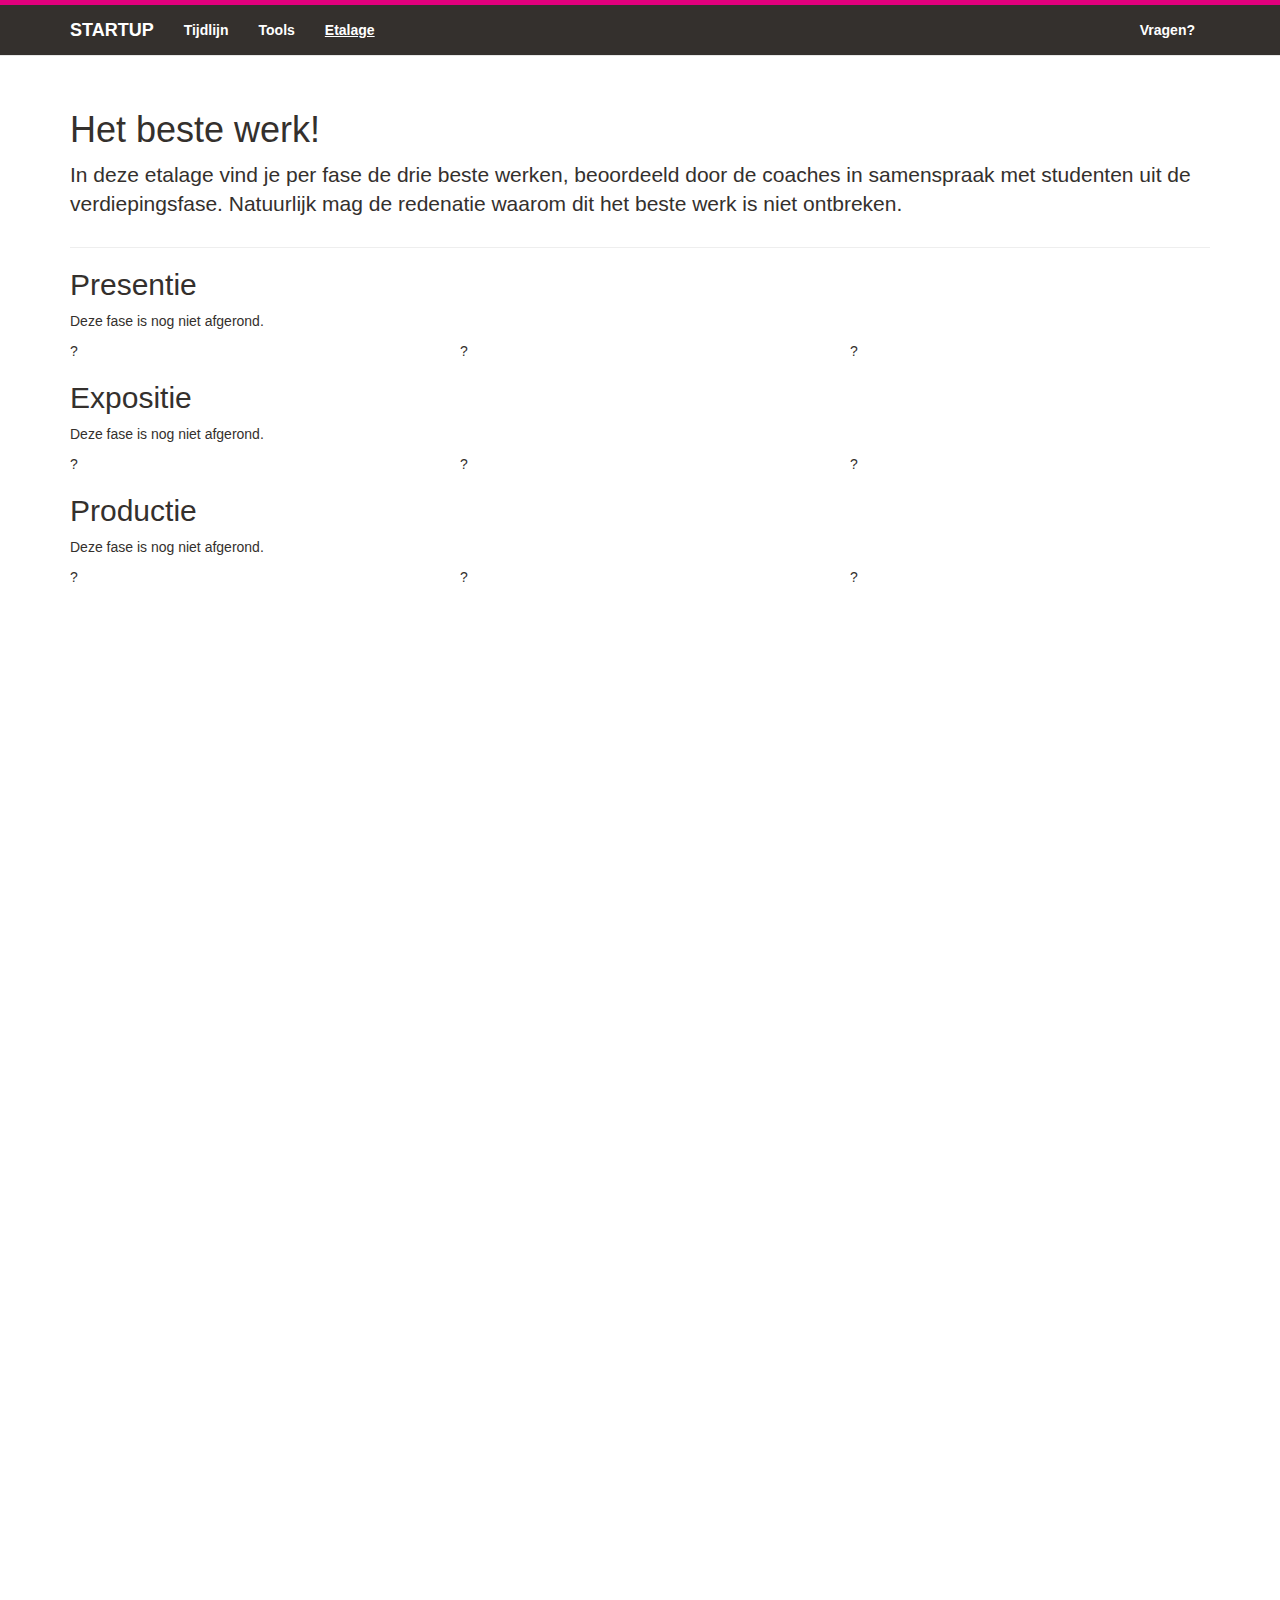
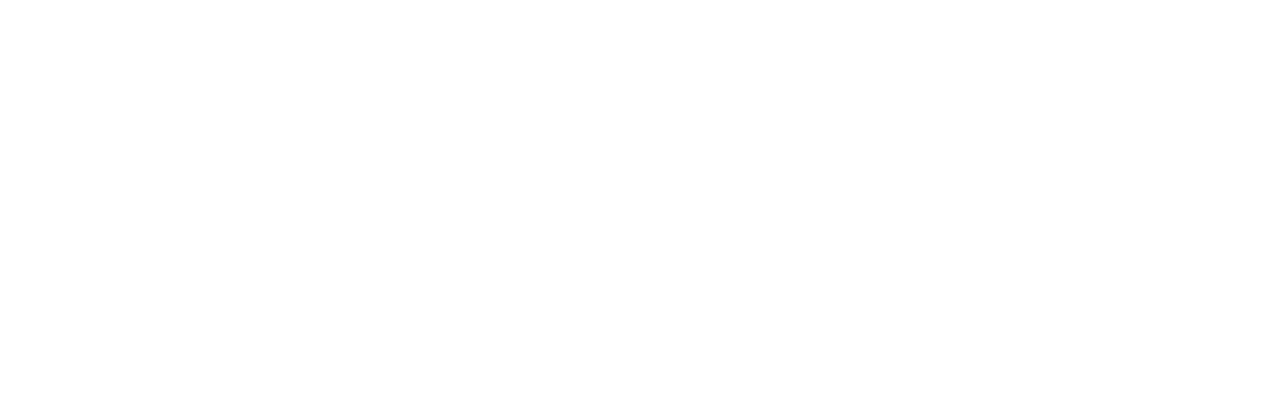
<file: etalage.html>
<!DOCTYPE html>
<html lang="en">
<head>
    <meta charset="utf-8">
    <meta name="viewport" content="width=device-width, initial-scale=1.0">
    <meta name="description" content="">
    <meta name="author" content="Justus Sturkenboom <j.p.sturkenboom@hva.nl>">
    <link rel="shortcut icon" href="/pics/favicon.ico">

    <title>Project Startup</title>

    <link href='http://fonts.googleapis.com/css?family=Open+Sans:300italic,600,300' rel='stylesheet' type='text/css'>
    <link href="/css/bootstrap.css" rel="stylesheet">
    <link href="/css/startup.css" rel="stylesheet">

    <!-- HTML5 shim and Respond.js IE8 support of HTML5 elements and media queries -->
    <!--[if lt IE 9]>
    <script src="/js/html5shiv.js"></script>
    <script src="/js/respond.min.js"></script>
    <![endif]-->
</head>
<body>
    <!-- Fixed navbar -->
    <div class="navbar navbar-default navbar-fixed-top">
        <div class="container">
            <div class="navbar-header">
                <button type="button" class="navbar-toggle" data-toggle="collapse" data-target=".navbar-collapse">
                    <span class="icon-bar"></span>
                    <span class="icon-bar"></span>
                    <span class="icon-bar"></span>
                </button>
                <a class="navbar-brand" href="/index.html">Startup</a>
            </div><!--/.navbar-header -->
            <div class="navbar-collapse collapse">
                <ul class="nav navbar-nav">
                    <li><a href="tijdlijn.html">Tijdlijn</a></li>
                    <li><a href="tools.html">Tools</a></li>
                    <li class="active"><a href="etalage.html">Etalage</a></li>
                </ul>
                <ul class="nav navbar-nav navbar-right">
                    <li><a href="https://github.com/CMDA/Startup/wiki">Vragen?</a></li>
                </ul>
            </div><!--/.nav-collapse -->
        </div>
    </div>

    <div class="container">

        <div class="page-header">
            <h1>Het beste werk!</h1>
            <p class="lead">In deze etalage vind je per fase de drie beste werken, beoordeeld door de coaches in samenspraak met studenten uit de verdiepingsfase. Natuurlijk mag de redenatie waarom dit het beste werk is niet ontbreken.</p>
        </div>

        <h2>Presentie</h2>
        <p>Deze fase is nog niet afgerond.</p>
        <div class="row">
            <div class="col-md-4">?</div>
            <div class="col-md-4">?</div>
            <div class="col-md-4">?</div>
        </div>

        <h2>Expositie</h2>
        <p>Deze fase is nog niet afgerond.</p>
        <div class="row">
            <div class="col-md-4">?</div>
            <div class="col-md-4">?</div>
            <div class="col-md-4">?</div>
        </div>

        <h2>Productie</h2>
        <p>Deze fase is nog niet afgerond.</p>
        <div class="row">
            <div class="col-md-4">?</div>
            <div class="col-md-4">?</div>
            <div class="col-md-4">?</div>
        </div>

    </div> <!-- /container -->


    <!-- Bootstrap core JavaScript
    ================================================== -->
    <!-- Placed at the end of the document so the pages load faster -->
    <script src="/js/jquery.min.js"></script>
    <script src="/js/bootstrap.min.js"></script>
  </body>
</html>
</file>
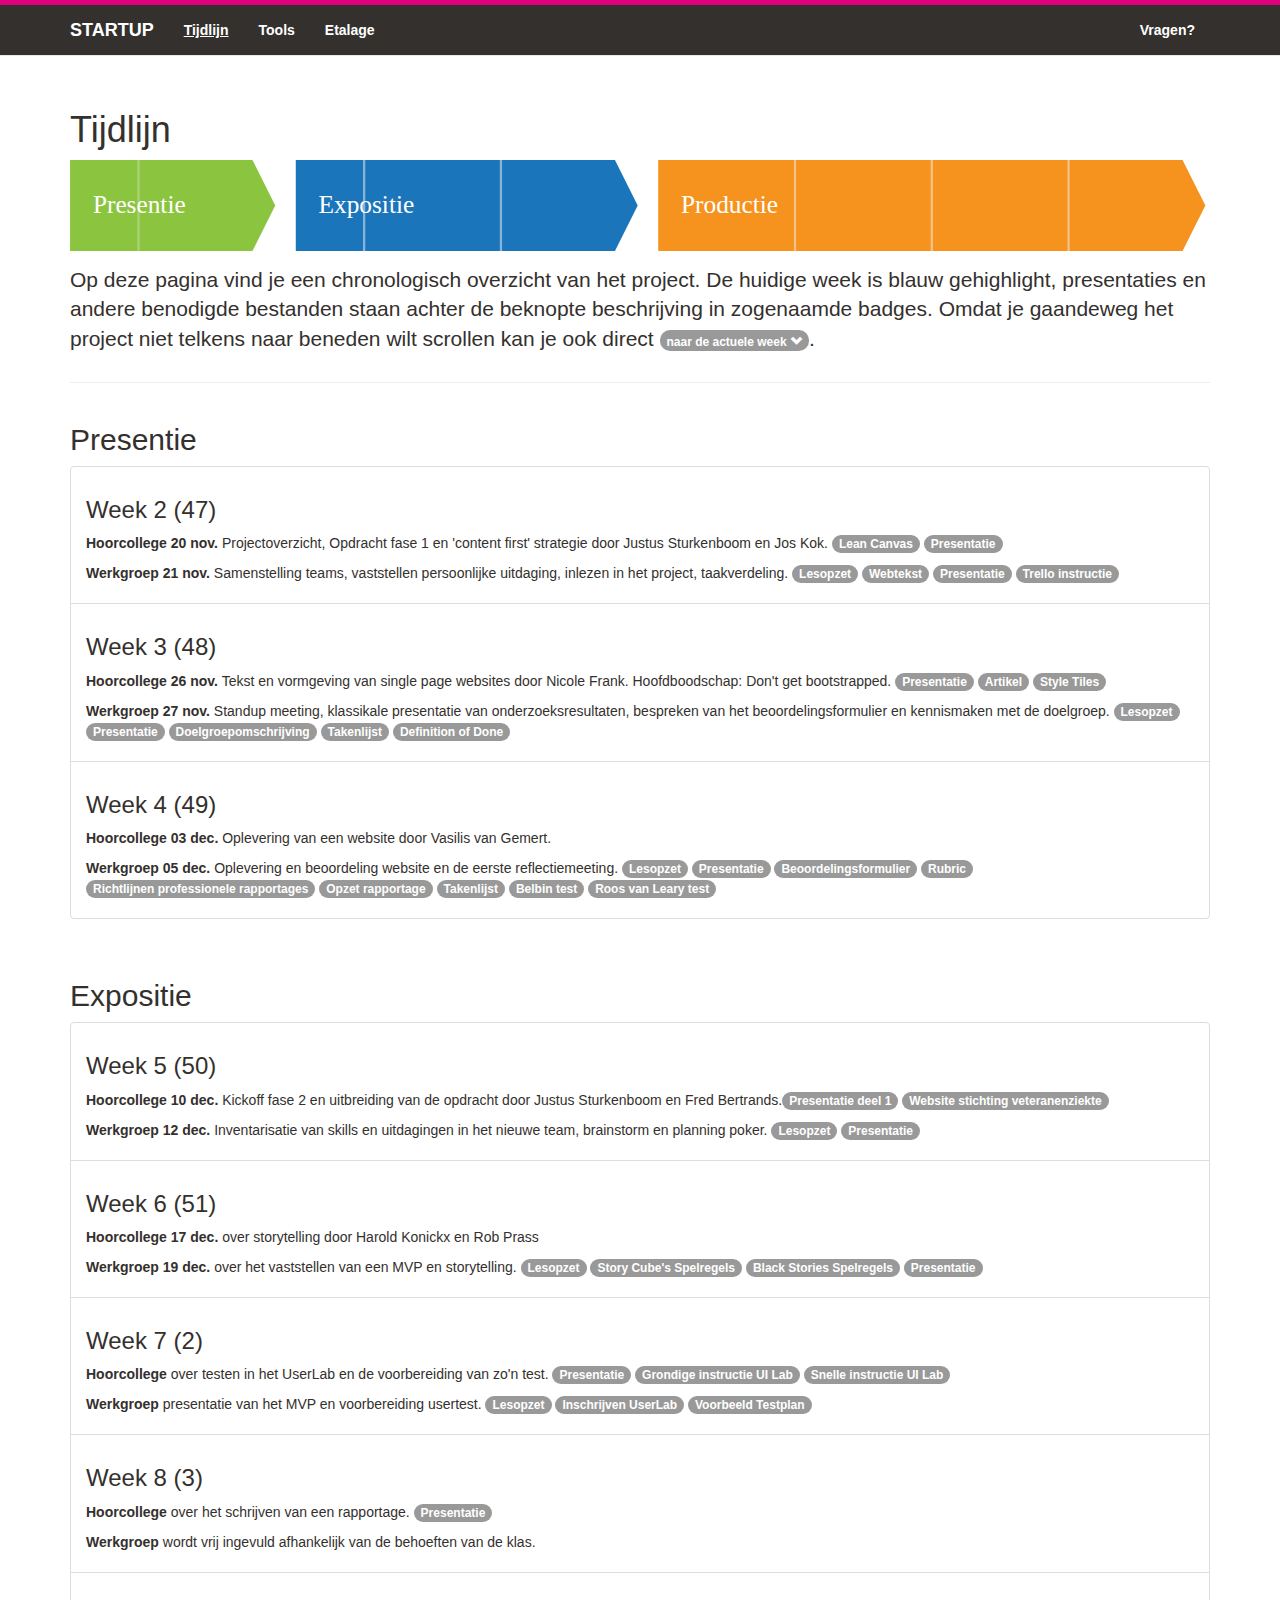
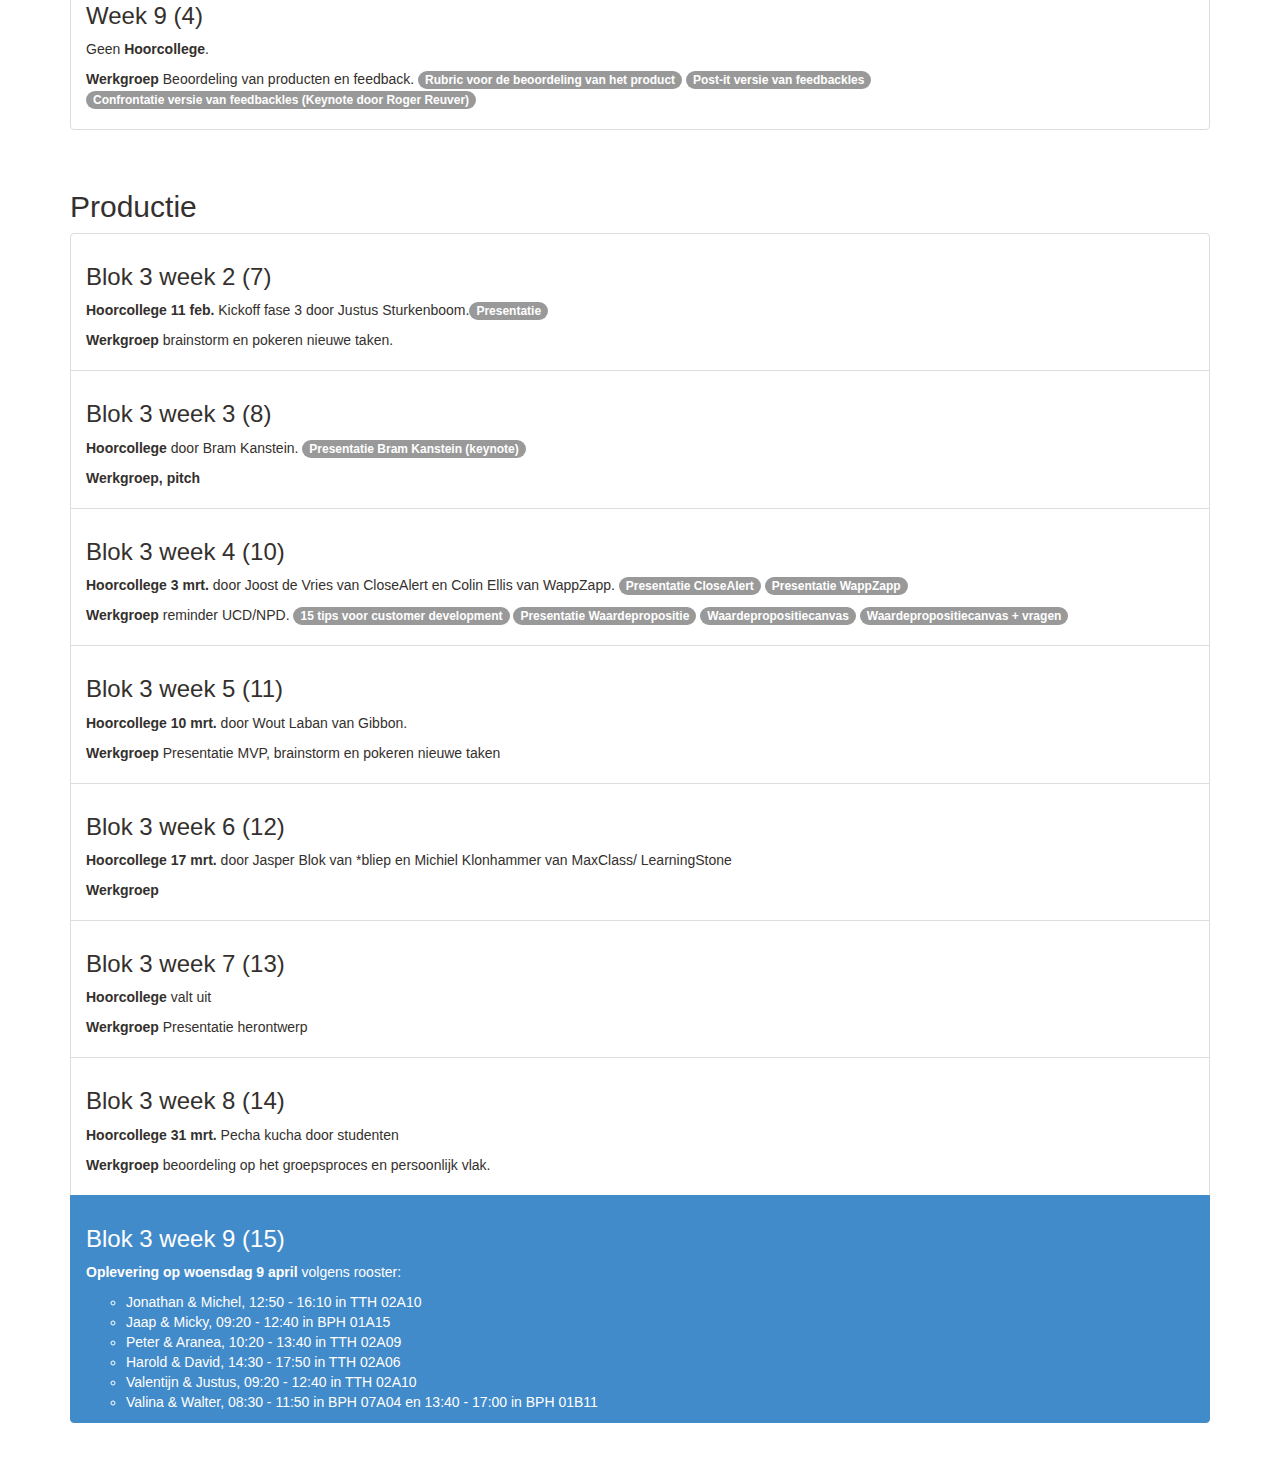
<file: tijdlijn.html>
<!DOCTYPE html>
<html lang="en">
<head>
    <meta charset="utf-8">
    <meta name="viewport" content="width=device-width, initial-scale=1.0">
    <meta name="description" content="">
    <meta name="author" content="Justus Sturkenboom <j.p.sturkenboom@hva.nl>">
    <link rel="shortcut icon" href="/pics/favicon.ico">

    <title>Project Startup</title>

    <link href='http://fonts.googleapis.com/css?family=Open+Sans:300italic,600,300' rel='stylesheet' type='text/css'>
    <link href="/css/bootstrap.css" rel="stylesheet">
    <link href="/css/startup.css" rel="stylesheet">

    <!-- HTML5 shim and Respond.js IE8 support of HTML5 elements and media queries -->
    <!--[if lt IE 9]>
    <script src="/js/html5shiv.js"></script>
    <script src="/js/respond.min.js"></script>
    <![endif]-->
</head>
<body>
    <!-- Fixed navbar -->
    <div class="navbar navbar-default navbar-fixed-top">
        <div class="container">
            <div class="navbar-header">
                <button type="button" class="navbar-toggle" data-toggle="collapse" data-target=".navbar-collapse">
                    <span class="icon-bar"></span>
                    <span class="icon-bar"></span>
                    <span class="icon-bar"></span>
                </button>
                <a class="navbar-brand" href="/index.html">Startup</a>
            </div>
            <div class="navbar-collapse collapse">
            <ul class="nav navbar-nav">
                <li class="active"><a href="tijdlijn.html">Tijdlijn</a></li>
                <li><a href="tools.html">Tools</a></li>
                <li><a href="etalage.html">Etalage</a></li>
            </ul>
            <ul class="nav navbar-nav navbar-right">
                <li><a href="https://github.com/CMDA/Startup/wiki">Vragen?</a></li>
            </ul>
            </div><!--/.nav-collapse -->
        </div>
    </div>

    <div class="container">

        <div class="page-header">
            <h1>Tijdlijn</h1>
            <img src="/pics/overzicht.svg" alt="Overzicht" style="width: 100%; margin-bottom:1em;" />
            <p class="lead">Op deze pagina vind je een chronologisch overzicht van het project. De huidige week is blauw gehighlight, presentaties en andere benodigde bestanden staan achter de beknopte beschrijving in zogenaamde badges. Omdat je gaandeweg het project niet telkens naar beneden wilt scrollen kan je ook direct <a href="#blok2week4"><span class="badge">naar de actuele week <span class="glyphicon glyphicon-chevron-down"></span></span></a>.</p>
        </div>

        <div class="row">
            <div class="col-md-12">
                <h2>Presentie</h2>
                <!-- <p>inleiding</p> -->
            </div>

            <div class="col-md-12">
                <ul class="list-group">
                    <li class="list-group-item">
                        <a class="horizontal-anchor" name="blok2week2"></a>
                        <h3>Week 2 (47)</h3>
                        <p><span>Hoorcollege 20 nov.</span> Projectoverzicht, Opdracht fase 1 en 'content first' strategie door Justus Sturkenboom en Jos Kok. <a href="./resources/fase1/LeanCanvas.pdf"><span class="badge">Lean Canvas</span></a> <a href="./resources/fase1/hoorcollege1"><span class="badge">Presentatie</span></a></p>
                        <p><span>Werkgroep 21 nov.</span> Samenstelling teams, vaststellen persoonlijke uitdaging, inlezen in het project, taakverdeling. <a href="./resources/fase1/LesopzetWeek1.html"><span class="badge">Lesopzet</span></a> <a href="./resources/fase1/StartupWebtekst.pdf"><span class="badge">Webtekst</span></a> <a href="./resources/fase1/werkgroep1"><span class="badge">Presentatie</span></a> <a href="./resources/fase1/trello.pdf"><span class="badge">Trello instructie</span></a></p>
                    </li>
                    <li class="list-group-item">
                        <a class="horizontal-anchor" name="blok2week3"></a>
                        <h3>Week 3 (48)</h3>
                        <p><span>Hoorcollege 26 nov.</span> Tekst en vormgeving van single page websites door Nicole Frank. Hoofdboodschap: Don't get bootstrapped. <a href="https://www.dropbox.com/sh/gktvs4ttxyaye9z/ushVCfnYQT"><span class="badge">Presentatie</span></a> <a href="http://startupsthisishowdesignworks.com/"><span class="badge">Artikel</span></a> <a href="http://styletil.es/"><span class="badge">Style Tiles</span></a></p>
                        <p><span>Werkgroep 27 nov.</span> Standup meeting, klassikale presentatie van onderzoeksresultaten, bespreken van het beoordelingsformulier en kennismaken met de doelgroep. <a href="./resources/fase1/LesopzetWeek2.html"><span class="badge">Lesopzet</span></a> <a href="./resources/fase1/werkgroep2"><span class="badge">Presentatie</span></a> <a href="./resources/fase1/doelgroep.pdf"><span class="badge">Doelgroepomschrijving</span></a> <a href="./resources/fase1/takenlijst.html"><span class="badge">Takenlijst</span></a> <a href="./resources/fase1/DoD's - K.Giuseppin 27-11-2013.pdf"><span class="badge">Definition of Done</span></a></p>
                    </li>
                    <li class="list-group-item">
                        <a class="horizontal-anchor" name="blok2week4"></a>
                        <h3>Week 4 (49)</h3>
                        <p><span>Hoorcollege 03 dec.</span> Oplevering van een website door Vasilis van Gemert.</p>
                        <p><span>Werkgroep 05 dec.</span> Oplevering en beoordeling website en de eerste reflectiemeeting. <a href="./resources/fase1/LesopzetWeek3.html"><span class="badge">Lesopzet</span></a> <a href="./resources/fase1/werkgroep3"><span class="badge">Presentatie</span></a> <a href="./resources/fase1/Beoordelingsform.pdf"><span class="badge">Beoordelingsformulier</span></a> <a href="./resources/fase1/RubricFase1.pdf"><span class="badge">Rubric</span></a>  <a href="http://intra.iam.hva.nl/content/1314/verdieping2/service_design/lesprogramma/Algemene-richtlijnen-voor-professionele-rapportages.pdf"><span class="badge">Richtlijnen professionele rapportages</span></a> <a href="./resources/fase1/OpzetRapportageFase1.docx"><span class="badge">Opzet rapportage</span></a> <a href="./resources/fase1/takenlijstWeek3.html"><span class="badge">Takenlijst</span></a> <a href="http://www.thesis.nl/belbin/"><span class="badge">Belbin test</span></a> <a href="http://www.testjegedrag.nl/tjg/zelftest/"><span class="badge">Roos van Leary test</span></a>
                        </p>
                    </li>
                </ul>
            </div>
        </div>

        <div class="row">
            <div class="col-md-12">
                <h2>Expositie</h2>
                <!-- <p>inleiding</p> -->
            </div>

             <div class="col-md-12">
                <ul class="list-group">
                    <li class="list-group-item">
                         <a name="blok2week5"></a>
                        <h3>Week 5 (50)</h3>
                        <p><span>Hoorcollege 10 dec.</span> Kickoff fase 2 en uitbreiding van de opdracht door Justus Sturkenboom en Fred Bertrands.<a href="./resources/fase2/hoorcollege4/"><span class="badge">Presentatie deel 1</span></a> <a href="http://www.stichtingveteranenziekte.nl/"><span class="badge">Website stichting veteranenziekte</span></a></p>
                        <p><span>Werkgroep 12 dec.</span> Inventarisatie van skills en uitdagingen in het nieuwe team, brainstorm en planning poker. <a href="./resources/fase2/LesopzetWeek4.html"><span class="badge">Lesopzet</span></a> <a href="./resources/fase2/werkgroep4"><span class="badge">Presentatie</span></a></p>
                    </li>
                    <!-- Sprint 1 -->
                    <li class="list-group-item">
                        <a name="blok2week6"></a>
                        <h3>Week 6 (51)</h3>
                        <p><span>Hoorcollege 17 dec.</span> over storytelling door Harold Konickx en Rob Prass</p>
                        <p><span>Werkgroep 19 dec.</span> over het vaststellen van een MVP en storytelling. <a href="./resources/fase2/LesopzetWeek5.html"><span class="badge">Lesopzet</span></a> <a href="https://s3-eu-west-1.amazonaws.com/storycubes-assets/plays/instructions/14/original/StoryCubes_4.pdf?1363358428"><span class="badge">Story Cube's Spelregels</span></a> <a href="http://www.blackstories.nl/Spelregels"><span class="badge">Black Stories Spelregels</span></a> <a href="./resources/fase2/werkgroep5"><span class="badge">Presentatie</span></a></p>
                    </li>
                    <li class="list-group-item">
                        <a name="blok2week7"></a>
                        <h3>Week 7 (2)</h3>
                        <p><span>Hoorcollege</span> over testen in het UserLab en de voorbereiding van zo'n test. <a href="http://michelalders.github.io/Contageous/"><span class="badge">Presentatie</span></a> <a href="http://michelalders.github.io/Contageous/Instructie%20UI%20lab.pdf"><span class="badge">Grondige instructie UI Lab</span></a> <a href="http://michelalders.github.io/Contageous/Quick%20user%20lab%20guide.pdf"><span class="badge">Snelle instructie UI Lab</span></a> </p>
                        <p><span>Werkgroep</span> presentatie van het MVP en voorbereiding usertest. <a href="./resources/fase2/LesopzetWeek6.html"><span class="badge">Lesopzet</span></a> <a href="https://docs.google.com/spreadsheet/ccc?key=0An2fuYSJ-9EsdFNPTjhDbkpCNnJjVmdEMnNraUN5OUE&usp=sharing#gid=0"><span class="badge">Inschrijven UserLab</span></a> <a href="http://michelalders.github.io/Contageous/Voorbeeld%20Testplan_simpel.docx"><span class="badge">Voorbeeld Testplan</span></a></p>
                    </li>
                    <!-- Sprint 2 -->
                    <li class="list-group-item">
                        <a name="blok2week8"></a>
                        <h3>Week 8 (3)</h3>
                        <p><span>Hoorcollege</span> over het schrijven van een rapportage. <a href="./resources/fase2/hoorcollege8/"><span class="badge">Presentatie</span></a></p>
                        <p><span>Werkgroep</span> wordt vrij ingevuld afhankelijk van de behoeften van de klas.</p>
                    </li>
                    <li class="list-group-item">
                        <a name="blok2week9"></a>
                        <h3>Week 9 (4)</h3>
                        <p>Geen <span>Hoorcollege</span>.</p>
                        <p><span>Werkgroep</span> Beoordeling van producten en feedback. <a href="./resources/fase2/RubricFase2.docx"><span class="badge">Rubric voor de beoordeling van het product</span></a> <a href="./resources/fase2/werkgroep8_postit/"><span class="badge">Post-it versie van feedbackles</span></a> <a href="./resources/fase2/confrontatieoefening.key.zip"><span class="badge">Confrontatie versie van feedbackles (Keynote door Roger Reuver)</span></a></p>

                    </li>
                </ul>
            </div>
        </div>

        <!-- Blok 3 -->
         <div class="row">
            <div class="col-md-12">
                <h2>Productie</h2>
                <!-- <p>inleiding</p> -->
            </div>

             <div class="col-md-12">
                <ul class="list-group">
                    <!-- Sprint 0 -->
                    <li class="list-group-item">
                         <a name="blok3week2"></a>
                        <h3>Blok 3 week 2 (7)</h3>
                        <p><span>Hoorcollege 11 feb.</span> Kickoff fase 3 door Justus Sturkenboom.<a href="./resources/fase3/hoorcollege1/"><span class="badge">Presentatie</span></a> </p>
                        <p><span>Werkgroep</span> brainstorm en pokeren nieuwe taken.</p>
                    </li>
                    <li class="list-group-item">
                         <a name="blok3week3"></a>
                        <h3>Blok 3 week 3 (8)</h3>
                        <p><span>Hoorcollege</span> door Bram Kanstein. <a href="http://swipe.to/2594n"><span class="badge">Presentatie Bram Kanstein (keynote)</span></a></p>
                        <p><span>Werkgroep, pitch</span></p>
                    </li>
                    <!-- Sprint 1 -->
                    <li class="list-group-item">
                         <a name="blok3week4"></a>
                        <h3>Blok 3 week 4 (10)</h3>
                        <p><span>Hoorcollege 3 mrt.</span> door Joost de Vries van CloseAlert en Colin Ellis van WappZapp. <a href="./resources/fase3/hoorcollege3/closeAlert.pdf"><span class="badge">Presentatie CloseAlert</span></a> <a href="./resources/fase3/hoorcollege3/WappZapp.pdf"><span class="badge">Presentatie WappZapp</span></a></p>
                        <p><span>Werkgroep</span> reminder UCD/NPD. <a href="./resources/fase3/werkgroep3/15 Tips voor Customer Development Interviews.docx"><span class="badge">15 tips voor customer development</span></a> <a href="./resources/fase3/werkgroep3/Waardepropositie P2.pdf"><span class="badge">Presentatie Waardepropositie</span></a> <a href="./resources/fase3/werkgroep3/Waardepropositiecanvas.pdf"><span class="badge">Waardepropositiecanvas</span></a> <a href="./resources/fase3/werkgroep3/Waardepropositiecanvas + vragen.pdf"><span class="badge">Waardepropositiecanvas + vragen</span></a></p>
                    </li>
                    <li class="list-group-item">
                         <a name="blok3week5"></a>
                        <h3>Blok 3 week 5 (11)</h3>
                        <p><span>Hoorcollege 10 mrt.</span> door Wout Laban van Gibbon.</p>
                        <p><span>Werkgroep</span> Presentatie MVP, brainstorm en pokeren nieuwe taken</p>
                    </li>
                    <!-- Sprint 2 -->
                    <li class="list-group-item">
                         <a name="blok3week6"></a>
                        <h3>Blok 3 week 6 (12)</h3>
                        <p><span>Hoorcollege 17 mrt.</span> door Jasper Blok van *bliep en Michiel Klonhammer van MaxClass/ LearningStone</p>
                        <p><span>Werkgroep</span></p>
                    </li>
                    <li class="list-group-item">
                         <a name="blok3week7"></a>
                        <h3>Blok 3 week 7 (13)</h3>
                        <p><span>Hoorcollege</span> valt uit</p>
                        <p><span>Werkgroep</span> Presentatie herontwerp</p>
                    </li>
                    <!-- Sprint 3 -->
                    <li class="list-group-item">
                         <a name="blok3week8"></a>
                        <h3>Blok 3 week 8 (14)</h3>
                        <p><span>Hoorcollege 31 mrt.</span> Pecha kucha door studenten</p>
                        <p><span>Werkgroep</span> beoordeling op het groepsproces en persoonlijk vlak.</p>
                    </li>
                    <li class="list-group-item active">
                         <a name="blok3week9"></a>
                        <h3>Blok 3 week 9 (15)</h3>

                        <p><span>Oplevering op woensdag 9 april</span> volgens rooster:</p>
                        <ul>
                            <li>Jonathan & Michel, 12:50 - 16:10 in TTH 02A10</li>
                            <li>Jaap & Micky, 09:20 - 12:40 in BPH 01A15</li>
                            <li>Peter & Aranea, 10:20 - 13:40 in TTH 02A09</li>
                            <li>Harold & David, 14:30 - 17:50 in TTH 02A06</li>
                            <li>Valentijn & Justus, 09:20 - 12:40 in TTH 02A10</li>
                            <li>Valina & Walter, 08:30 - 11:50 in BPH 07A04 en 13:40 - 17:00 in BPH 01B11</li>
<!--
                            Aan Kai en Nicole: als jullie samen de presentaties willen doen dan kan dat op deze manier, jullie mogen het ook apart doen.
Kai & Nicole, 09:20 - 12:40 in TTH 02A03 en 12:50 - 16:10 in TTH 02A03

Aan Roger: als je de beoordelingen samen met mij wilt doen dan kan dat vanaf 12:50, we kunnen beide klassen samen van 12:50 - 16:10 in TTH 02A12 bedienen, als je de beoordelingen liever gescheiden en/ of alleen wilt doen dan kan dat ook.
Roger 09:20 - 16:10 in TTH 02A12
-->
                        </ul>
                    </li>
                </ul>
            </div>
        </div>

    </div> <!-- /container -->


    <!-- Bootstrap core JavaScript
    ================================================== -->
    <!-- Placed at the end of the document so the pages load faster -->
    <script src="/js/jquery.min.js"></script>
    <script src="/js/bootstrap.min.js"></script>
  </body>
</html>
</file>
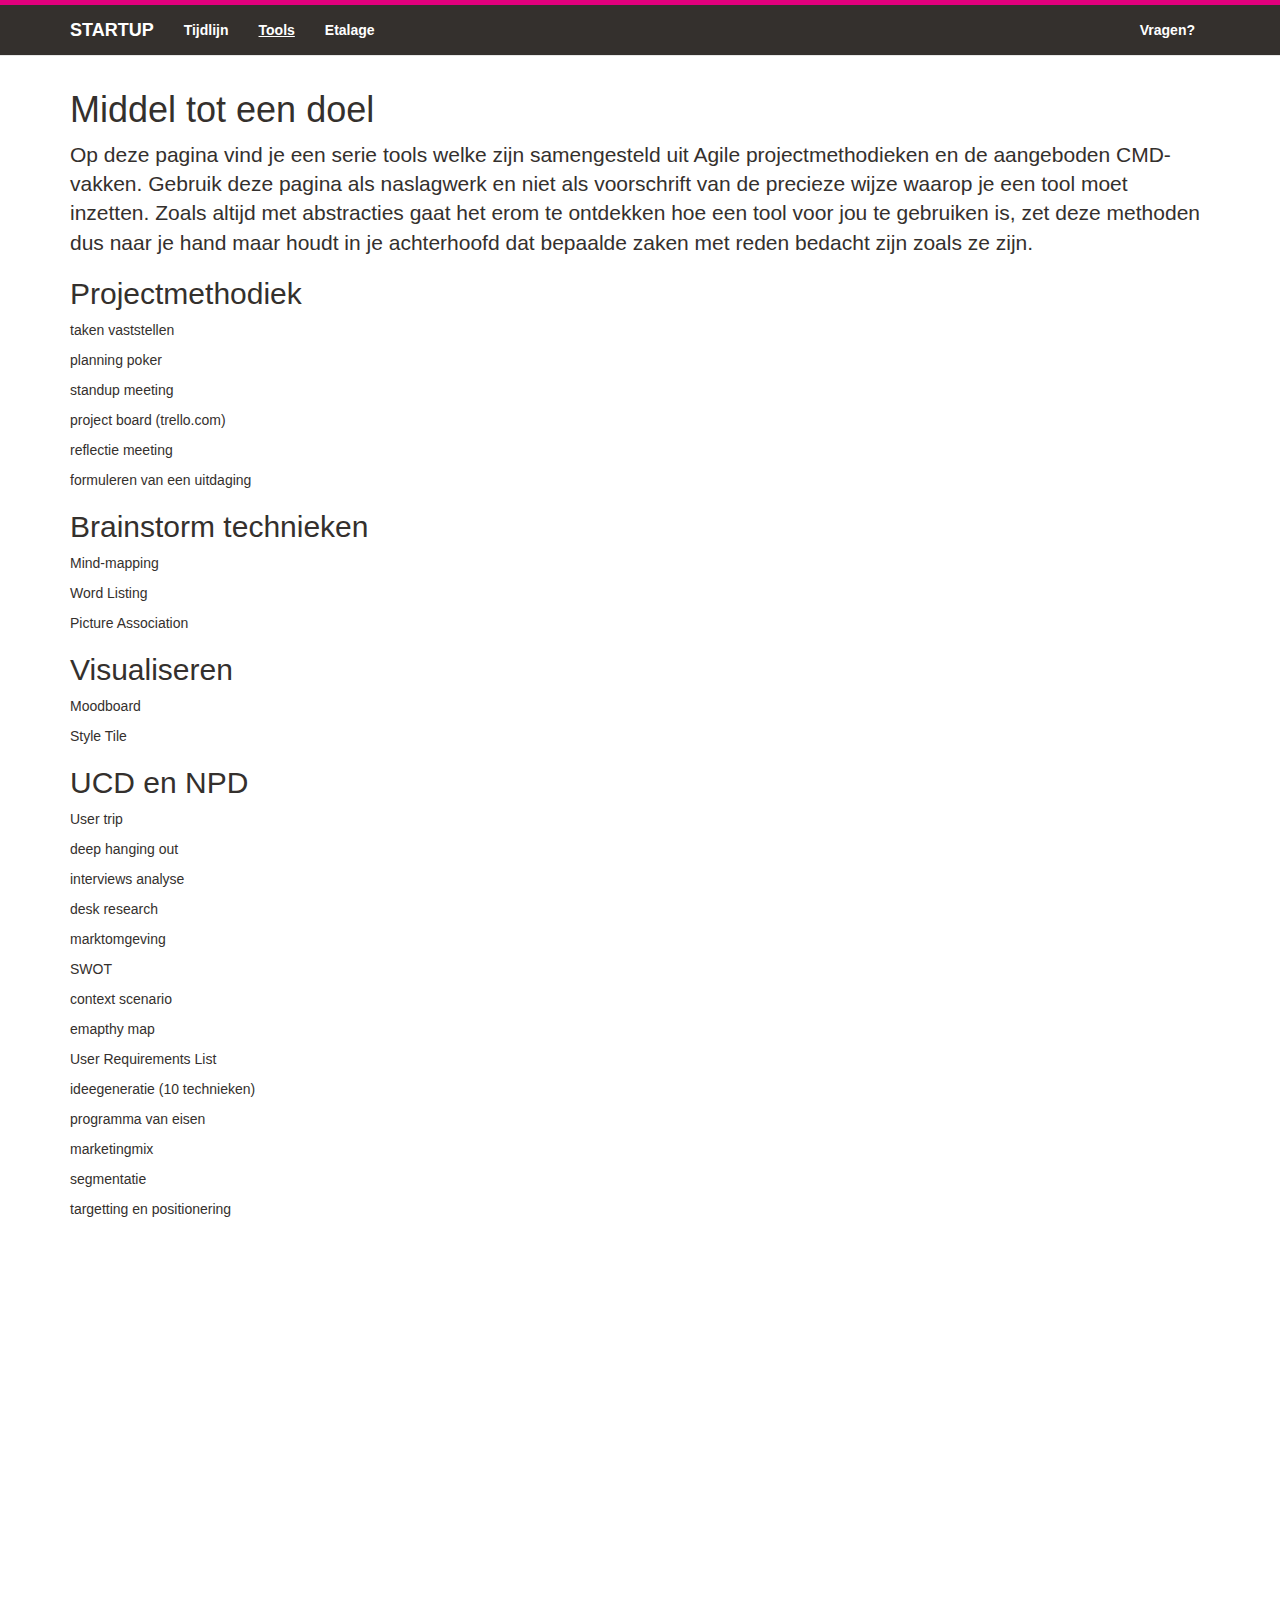
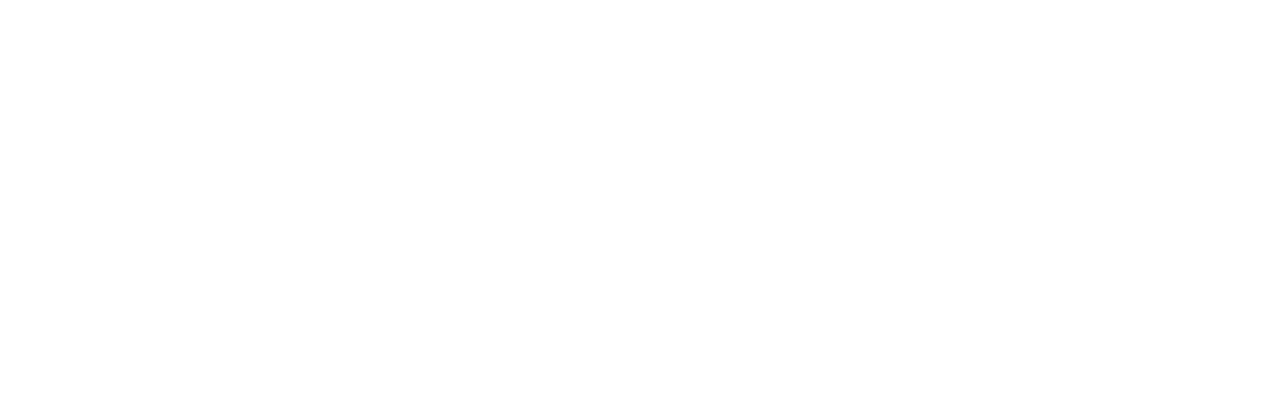
<file: tools.html>
<!DOCTYPE html>
<html lang="en">
<head>
    <meta charset="utf-8">
    <meta name="viewport" content="width=device-width, initial-scale=1.0">
    <meta name="description" content="">
    <meta name="author" content="Justus Sturkenboom <j.p.sturkenboom@hva.nl>">
    <link rel="shortcut icon" href="/pics/favicon.ico">

    <title>Project Startup</title>

    <link href='http://fonts.googleapis.com/css?family=Open+Sans:300italic,600,300' rel='stylesheet' type='text/css'>
    <link href="/css/bootstrap.css" rel="stylesheet">
    <link href="/css/startup.css" rel="stylesheet">

    <!-- HTML5 shim and Respond.js IE8 support of HTML5 elements and media queries -->
    <!--[if lt IE 9]>
    <script src="/js/html5shiv.js"></script>
    <script src="/js/respond.min.js"></script>
    <![endif]-->
</head>
<body>
    <!-- Fixed navbar -->
    <div class="navbar navbar-default navbar-fixed-top">
        <div class="container">
            <div class="navbar-header">
                <button type="button" class="navbar-toggle" data-toggle="collapse" data-target=".navbar-collapse">
                    <span class="icon-bar"></span>
                    <span class="icon-bar"></span>
                    <span class="icon-bar"></span>
                </button>
                <a class="navbar-brand" href="/index.html">Startup</a>
            </div><!--/.navbar-header -->
            <div class="navbar-collapse collapse">
                <ul class="nav navbar-nav">
                    <li><a href="tijdlijn.html">Tijdlijn</a></li>
                    <li class="active"><a href="tools.html">Tools</a></li>
                    <li><a href="etalage.html">Etalage</a></li>
                </ul>
                <ul class="nav navbar-nav navbar-right">
                    <li><a href="https://github.com/CMDA/Startup/wiki">Vragen?</a></li>
                </ul>
            </div><!--/.nav-collapse -->
        </div>
    </div>

    <div class="container">

        <!-- visual van: http://www.flickr.com/photos/jakecaptive/49915119/sizes/o/ -->
        <!-- <div class="jumbotron tools"> -->
            <h1>Middel tot een doel</h1>
            <p class="lead">Op deze pagina vind je een serie tools welke zijn samengesteld uit Agile projectmethodieken en de aangeboden CMD-vakken. Gebruik deze pagina als naslagwerk en niet als voorschrift van de precieze wijze waarop je een tool moet inzetten. Zoals altijd met abstracties gaat het erom te ontdekken hoe een tool voor jou te gebruiken is, zet deze methoden dus naar je hand maar houdt in je achterhoofd dat bepaalde zaken met reden bedacht zijn zoals ze zijn.</p>
        <!-- </div> -->

        <h2>Projectmethodiek</h2>
        <p>taken vaststellen</p>
        <p>planning poker</p>
        <p>standup meeting</p>
        <p>project board (trello.com)</p>

        <p>reflectie meeting</p>
        <p>formuleren van een uitdaging</p>

        <h2>Brainstorm technieken</h2>
        <p>Mind-mapping</p>
        <p>Word Listing</p>
        <p>Picture Association</p>

        <h2>Visualiseren</h2>
        <p>Moodboard</p>
        <p>Style Tile</p>

        <h2>UCD en NPD</h2>
        <p>User trip</p>
        <p>deep hanging out</p>
        <p>interviews analyse</p>
        <p>desk research</p>
        <p>marktomgeving</p>
        <p>SWOT</p>
        <p>context scenario</p>
        <p>emapthy map</p>
        <p>User Requirements List</p>
        <p>ideegeneratie (10 technieken)</p>
        <p>programma van eisen</p>
        <p>marketingmix</p>
        <p>segmentatie</p>
        <p>targetting en positionering</p>




    </div> <!-- /container -->


    <!-- Bootstrap core JavaScript
    ================================================== -->
    <!-- Placed at the end of the document so the pages load faster -->
    <script src="/js/jquery.min.js"></script>
    <script src="/js/bootstrap.min.js"></script>
  </body>
</html>
</file>
<file: css/startup.css>
html, html a {
    -webkit-font-smoothing: antialiased;
    text-shadow: 1px 1px 1px rgba(0,0,0,0.004);
}

body {
  min-height: 2000px;
  padding-top: 70px;
  color: #34302d;
}

.container {
  padding-left: 15px;
  padding-right: 15px;
}

h4 {
  margin-top: 25px;
}

p {
  font-weight: 300;
}
strong, b {
  font-weight: 600;
}

.row {
  margin-bottom: 20px;
}
.row .row {
  margin-top: 10px;
  margin-bottom: 0;
}
/*
[class*="col-"] {
  padding-top: 15px;
  padding-bottom: 15px;
  background-color: #eee;
  border: 1px solid #ddd;
  background-color: rgba(86,61,124,.15);
  border: 1px solid rgba(86,61,124,.2);
}*/

hr {
  margin-top: 40px;
  margin-bottom: 40px;
}

.navbar {
  border-top: .4em rgb(226,0,125) solid;
  background: #34302d;
}
.navbar-default .navbar-brand,
.navbar-default .navbar-brand:hover,
.navbar-default .navbar-brand:focus {
  font-weight: bold;
  text-transform: uppercase;
  color: #ffffff;
}
.navbar-default .navbar-nav > li > a {
  font-weight: bold;
  color: #ffffff;
}

.navbar-default .navbar-nav > li > a:hover,
.navbar-default .navbar-nav > li > a:focus {
  background-color: rgb(226,0,125);
  color: #ffffff;
}

.navbar-default .navbar-nav > .active > a,
.navbar-default .navbar-nav > .active > a:hover,
.navbar-default .navbar-nav > .active > a:focus {
  color: #ffffff;
  text-decoration: underline;
  background-color: transparent;
}

.navbar-default .navbar-nav > .disabled > a,
.navbar-default .navbar-nav > .disabled > a:hover,
.navbar-default .navbar-nav > .disabled > a:focus {
  color: #c2c2c2;
  background-color: transparent;
}

.navbar-default .navbar-toggle {
  border-color: transparent;
}

.navbar-default .navbar-toggle:hover,
.navbar-default .navbar-toggle:focus {
  background: transparent;
  border-color: #ffffff;
  border-color: transparent;
}

.navbar-default .navbar-toggle .icon-bar {
  background-color: #ffffff;
}

.navbar-default .navbar-collapse,
.navbar-default .navbar-form {
  border-color: #34302d;
}
.centered-icon {
  display: block;
  margin: 0 auto;
  font-size: 2.5em;
  text-align: center;
  line-height: 2.5em;
}
.jumbotron.startup {
  background: url(../pics/projectgroep.jpg);
  background-size: cover;
}
.jumbotron.tools {
  background: url(../pics/postits.jpg);
  background-size: cover;
}
.jumbotron p,
.jumbotron h1 {
  display: inline-block;
  padding: .1em;
  background: rgba(42,58,45,.6);
  color: white;
  width: auto;
}

.list-group-item p>span {
  font-weight: bold;
}

.list-group-item .horizontal-anchor {
  position: relative;
  width: 5px;
  height: 5px;
  background: red;
  top: -100px;
}
</file>
